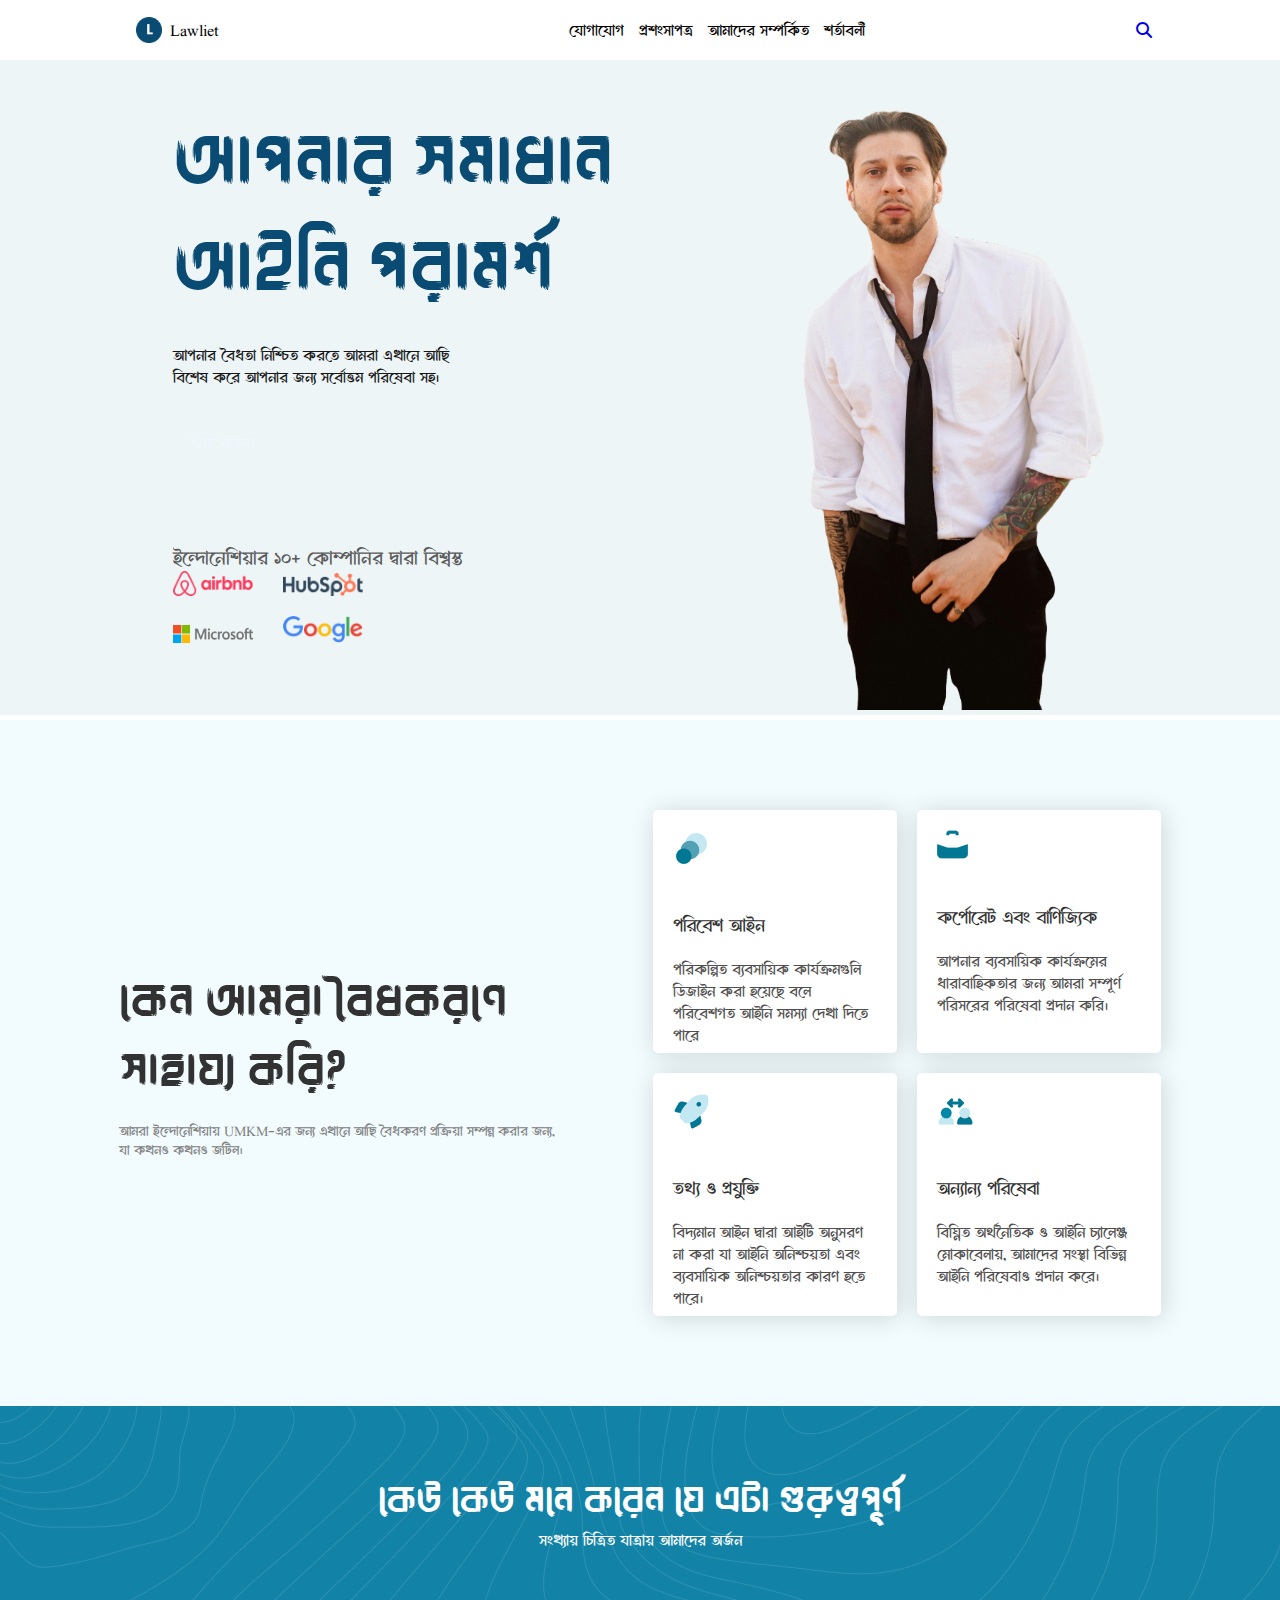
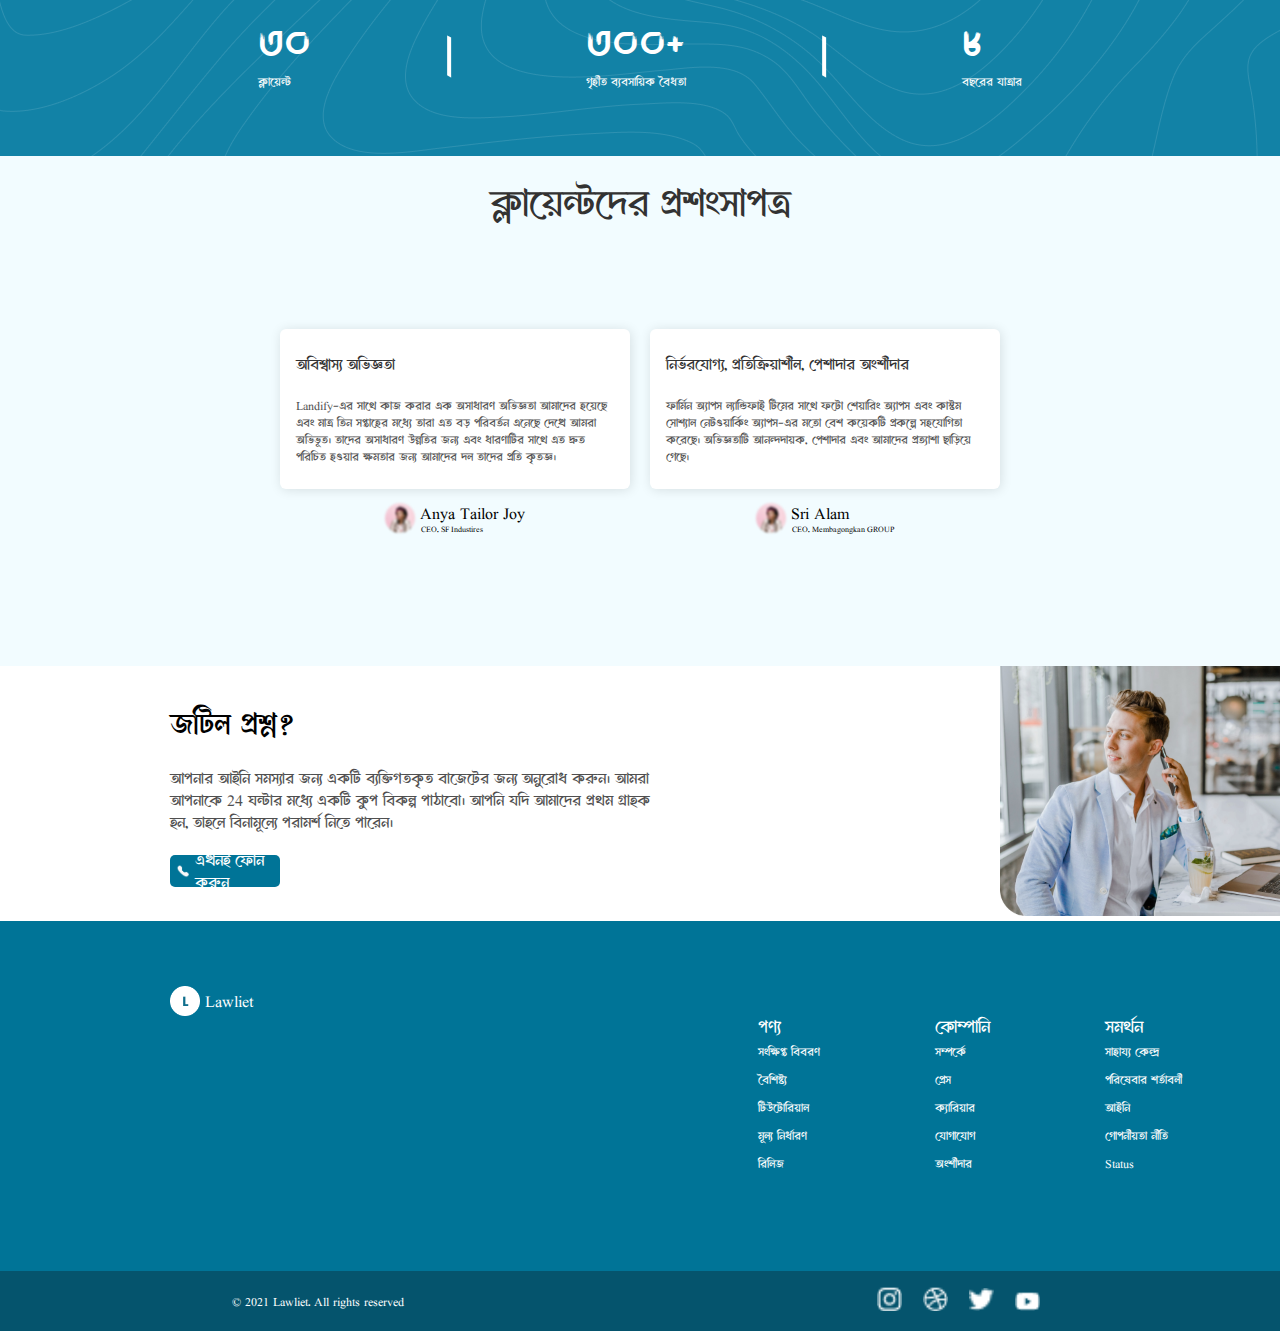
<file: HTML-CSS/Build_Bangla_website/index.html>
<!DOCTYPE html>
<html lang="en">

<head>
    <meta charset="UTF-8">
    <meta name="viewport" content="width=device-width, initial-scale=1.0">
    <!-- poppins font -->

    <!-- other font -->
    <!-- FontAwesome -->
    <link rel="stylesheet" href="https://cdnjs.cloudflare.com/ajax/libs/font-awesome/6.7.2/css/all.min.css"
        integrity="sha512-Evv84Mr4kqVGRNSgIGL/F/aIDqQb7xQ2vcrdIwxfjThSH8CSR7PBEakCr51Ck+w+/U6swU2Im1vVX0SVk9ABhg=="
        crossorigin="anonymous" referrerpolicy="no-referrer" />
    <link rel="stylesheet" href="style.css">
    <title>Lawliet</title>
</head>

<body>
    <!-- Header section start -->
    <header class="header-area">
        <div class="logo">
            <img src="./image/Logo.png" alt="logo">
            <h4>Lawliet</h4>
        </div>
        <nav class="navber">
            <ul>
                <li><a href="#">যোগাযোগ</a></li>
                <li><a href="#">প্রশংসাপত্র</a></li>
                <li><a href="#">আমাদের সম্পর্কিত</a></li>
                <li><a href="#">শর্তাবলী</a></li>
            </ul>
        </nav>
        <div class="search-btn">
            <a href="#"><i class="fa-solid fa-magnifying-glass"></i></a>
        </div>
    </header>
    <!-- Header section end -->


    <!-- Hero section start -->
    <section class="hero-area">
        <div class="hero-text">
            <h1>আপনার সমাধান<br>
                আইনি পরামর্শ
            </h1><br>
            <p>
                আপনার বৈধতা নিশ্চিত করতে আমরা এখানে আছি <br>
                বিশেষ করে আপনার জন্য সর্বোত্তম পরিষেবা সহ।
            </p><br><br>
            <div class="hero-btn">
                <a href="#">শুরু করুন</a>
            </div>
            <div class="hero-companies">
                <p>ইন্দোনেশিয়ার ১০+ কোম্পানির দ্বারা বিশ্বস্ত</p>
                <div class="companies-1">
                    <img src="./image/Airbnb Logo.png" alt="">
                    <img src="./image/Hubspot Logo.png" alt="">
                </div>
                <div class="companies-2">
                    <img src="./image/Microsoft Logo.png" alt="Microsoft">
                    <img src="./image/Google Logo.png" alt="">

                </div>
            </div>

        </div>
        <div class="hero-img">
            <div class="hero-model">
                <img src="./image/mode2.png" alt="Model">
            </div>
        </div>
    </section>

    <!-- Hero section End -->

    <!-- Services  section -->
    <section class="services-area">
        <div class="service-container">
            <div class="service-heading">
                <h2>কেন আমরা বৈধকরণে<br>সাহায্য করি?</h2>
                <p>আমরা ইন্দোনেশিয়ায় UMKM-এর জন্য এখানে আছি বৈধকরণ প্রক্রিয়া সম্পন্ন করার জন্য, <br> যা কখনও কখনও
                    জটিল।
                </p>
            </div>
        </div>
        <div class="services">
            <div class="service service-1">
                <img src="./image/Circle Layer.png" alt="icon">
                <h3>পরিবেশ আইন</h3>
                <p>পরিকল্পিত ব্যবসায়িক কার্যক্রমগুলি ডিজাইন করা হয়েছে বলে পরিবেশগত আইনি সমস্যা দেখা দিতে পারে</p>

            </div>
            <div class="service service-2">
                <img src="./image/Vector.png" alt="icon">
                <h3>কর্পোরেট এবং বাণিজ্যিক</h3>
                <p>আপনার ব্যবসায়িক কার্যক্রমের ধারাবাহিকতার জন্য আমরা সম্পূর্ণ পরিসরের পরিষেবা প্রদান করি।</p>
            </div>
            <div class="service service-3">
                <img src="./image/Rocket.png" alt="icon">
                <h3>তথ্য ও প্রযুক্তি</h3>
                <p>বিদ্যমান আইন দ্বারা আইটি অনুসরণ না করা যা আইনি অনিশ্চয়তা এবং ব্যবসায়িক অনিশ্চয়তার কারণ হতে পারে।
                </p>

            </div>
            <div class="service service-4">
                <img src="./image/User Arrows.png" alt="icon">
                <h3>অন্যান্য পরিষেবা</h3>
                <p>বিঘ্নিত অর্থনৈতিক ও আইনি চ্যালেঞ্জ মোকাবেলায়, আমাদের সংস্থা বিভিন্ন আইনি পরিষেবাও প্রদান করে।</p>

            </div>
        </div>
        </div>
    </section>
    <!-- Services  section End -->

    <!-- counts section  -->
    <section class="count-area">
        <div class="count-heading">
            <h1>কেউ কেউ মনে করেন যে এটা গুরুত্বপূর্ণ</h1>
            <p>সংখ্যায় চিত্রিত যাত্রায় আমাদের অর্জন</p>
        </div> <br> <br> <br>
        <div class="cout-details">
            <div class="counts">
                <h2>৩০</h2>
                <p>ক্লায়েন্ট</p>
            </div>
            <div class="divider">|</div>
            <div class="counts">
                <h2>৩০০+</h2>
                <p>গৃহীত ব্যবসায়িক বৈধতা</p>
            </div>
            <div class="divider">|</div>
            <div class="counts">
                <h2>৮</h2>
                <p>বছরের যাত্রার </p>
            </div>
        </div>
    </section>
    <!-- counts section End  -->

    <!-- Testimonial section -->
    <section class="testimonial-area">
        <h1>ক্লায়েন্টদের প্রশংসাপত্র</h1>
        <div class="comments">
            <div class="reviews">
                <div class="comment">
                    <h2>অবিশ্বাস্য অভিজ্ঞতা</h2><br>
                    <p>Landify-এর সাথে কাজ করার এক অসাধারণ অভিজ্ঞতা আমাদের হয়েছে এবং মাত্র তিন সপ্তাহের মধ্যে তারা এত
                        বড় পরিবর্তন এনেছে দেখে আমরা অভিভূত। তাদের অসাধারণ উন্নতির জন্য এবং ধারণাটির সাথে এত দ্রুত
                        পরিচিত হওয়ার ক্ষমতার জন্য আমাদের দল তাদের প্রতি কৃতজ্ঞ।
                    </p>

                </div>
                <div class="review-person">
                    <div class="person"><img src="./image/Photo.png" alt="">
                        <h1>Anya Tailor Joy</h1>
                        <p>CEO, SF Industires</p>
                    </div>

                </div>

            </div>
            <div class="reviews">
                <div class="comment">
                    <h2>নির্ভরযোগ্য, প্রতিক্রিয়াশীল, পেশাদার অংশীদার</h2> <br>
                    <p>ফার্মিন অ্যাপস ল্যান্ডিফাই টিমের সাথে ফটো শেয়ারিং অ্যাপস
                        এবং
                        কাস্টম সোশ্যাল নেটওয়ার্কিং অ্যাপস-এর মতো বেশ কয়েকটি প্রকল্পে সহযোগিতা করেছে। অভিজ্ঞতাটি
                        আনন্দদায়ক, পেশাদার এবং আমাদের প্রত্যাশা ছাড়িয়ে গেছে।
                    </p>
                </div>
                <div class="review-person">
                    <div class="person"> <img src="./image/Photo.png" alt="">
                        <h1>Sri Alam</h1>
                        <p>CEO, Membagongkan GROUP</p>
                    </div>


                </div>
            </div>
        </div>
    </section>
    <!-- Testimonial section End -->


    <!-- Questions section -->
    <section class="questions-area">
        <div class="question-text">
            <h1>জটিল প্রশ্ন?</h1><br>
            <p>আপনার আইনি সমস্যার জন্য একটি ব্যক্তিগতকৃত বাজেটের জন্য অনুরোধ করুন। আমরা আপনাকে 24 ঘন্টার মধ্যে একটি কুপ
                বিকল্প পাঠাবো।
                আপনি যদি আমাদের প্রথম গ্রাহক হন, তাহলে বিনামূল্যে পরামর্শ নিতে পারেন।
            </p><br>
            <div class="call-btn">
                <img src="./image/Call.png" alt="call">
                <a href="#">এখনই ফোন করুন</a>
            </div>
        </div>
        <div class="question-img">
            <img src="./image/Group 30.png" alt="Image">
        </div>
    </section>

    <!-- Questions section End -->


    <!-- Footer section -->

    <footer class="footer-area">
        <div class="logo-f">
            <img src="./image/Logow.png" alt="logo">
            <h4>Lawliet</h4>
        </div>
        <div class="terms">
            <div class="product details">
                <h1>পণ্য</h1>
                <ul>
                    <li>সংক্ষিপ্ত বিবরণ</li>
                    <li>বৈশিষ্ট্য</li>
                    <li>টিউটোরিয়াল</li>
                    <li>মূল্য নির্ধারণ</li>
                    <li>রিলিজ</li>
                </ul>

            </div>
            <div class="company details">
                <h1>কোম্পানি</h1>
                <ul>
                    <li>সম্পর্কে</li>
                    <li>প্রেস</li>
                    <li>ক্যারিয়ার</li>
                    <li>যোগাযোগ</li>
                    <li>অংশীদার</li>
                </ul>

            </div>
            <div class="support details">
                <h1>সমর্থন</h1>
                <ul>
                    <li>সাহায্য কেন্দ্র</li>
                    <li>পরিষেবার শর্তাবলী</li>
                    <li>আইনি</li>
                    <li>গোপনীয়তা নীতি</li>
                    <li>Status</li>
                </ul>

            </div>
        </div>

    </footer>

    <!-- Footer section ENd -->
    <div class="connect">
        <div class="copyright">
            <p>&copy; 2021 Lawliet. All rights reserved</p>
        </div>
        <div class="social-icon">
            <ul>
                <li><a href=""><img src="./image/Path.png" alt=""></a></li>
                <li><a href=""><img src="./image/Path (1).png" alt=""></a></li>
                <li><a href=""><img src="./image/Path (3).png" alt=""></a></li>
                <li><a href=""><img src="./image/Path (4).png" alt=""></a></li>
            </ul>
        </div>
    </div>
    <!-- okc -->

</body>

</html>
</file>
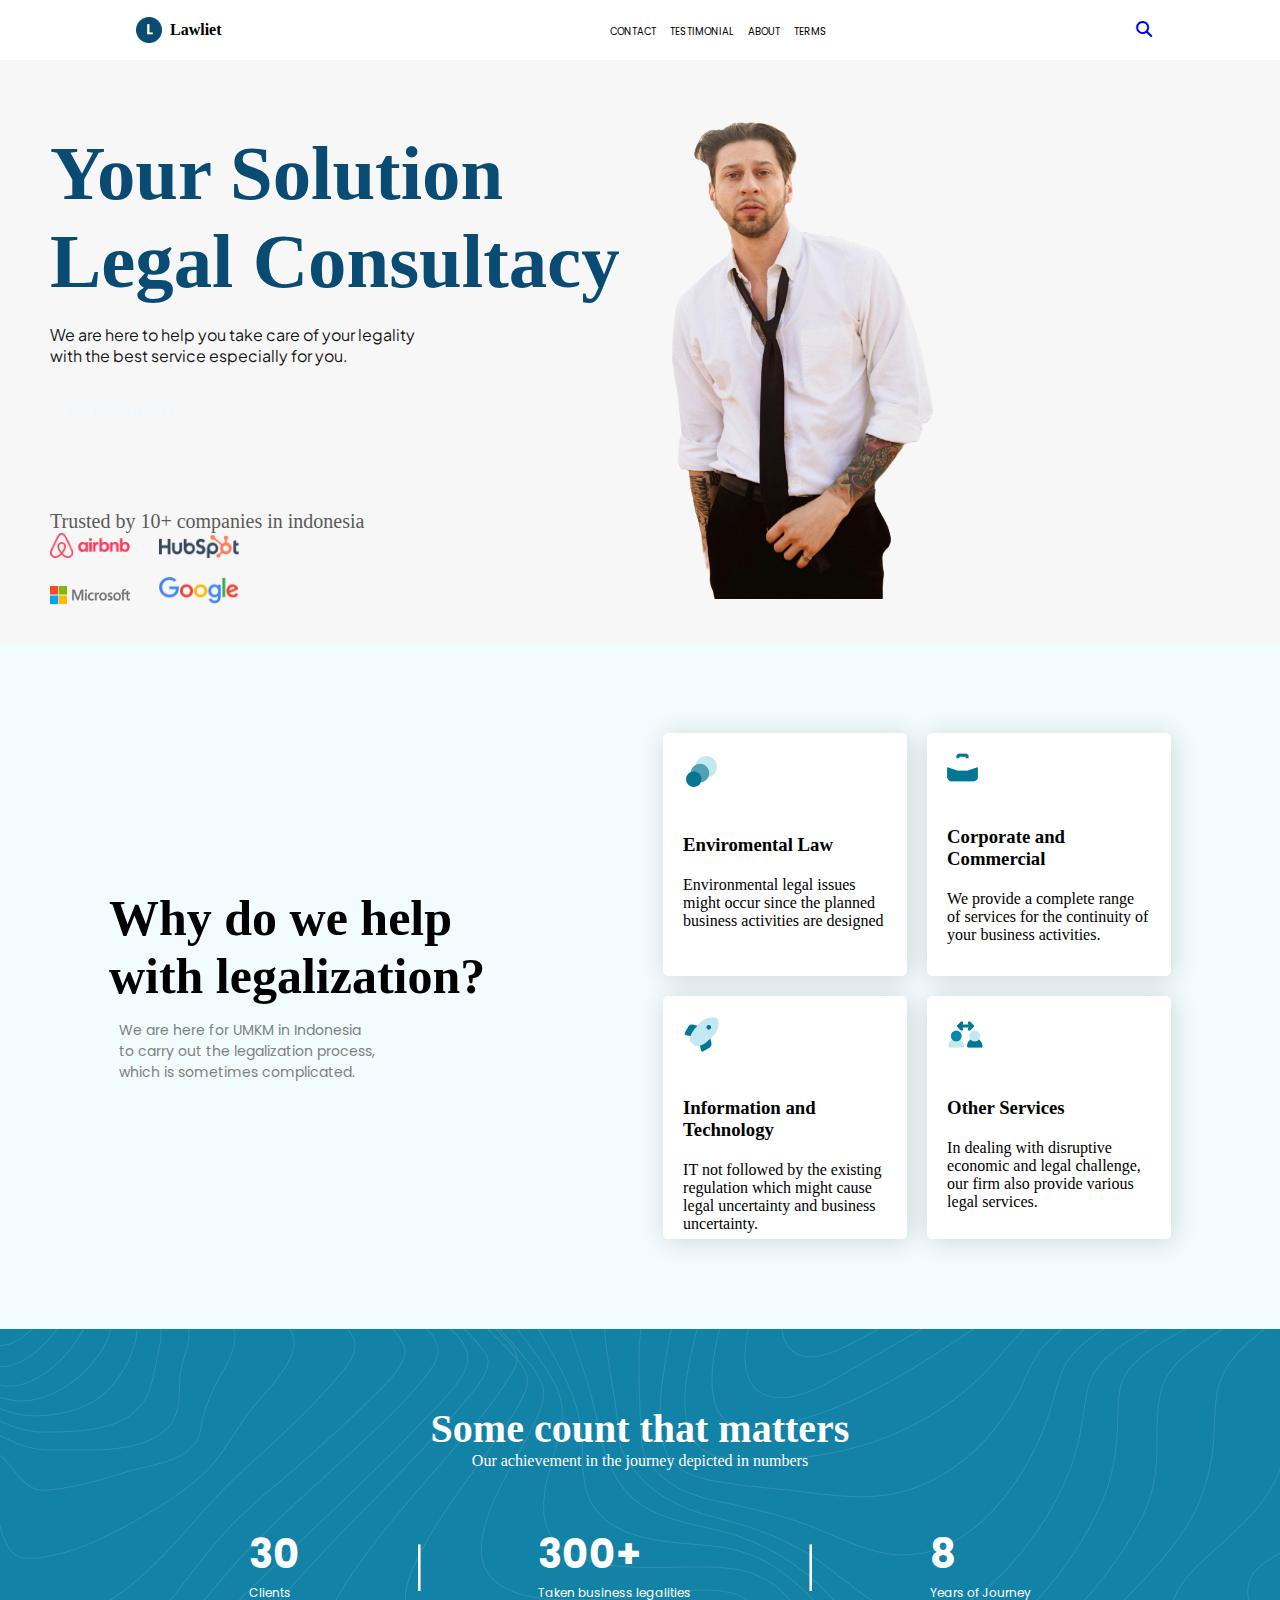
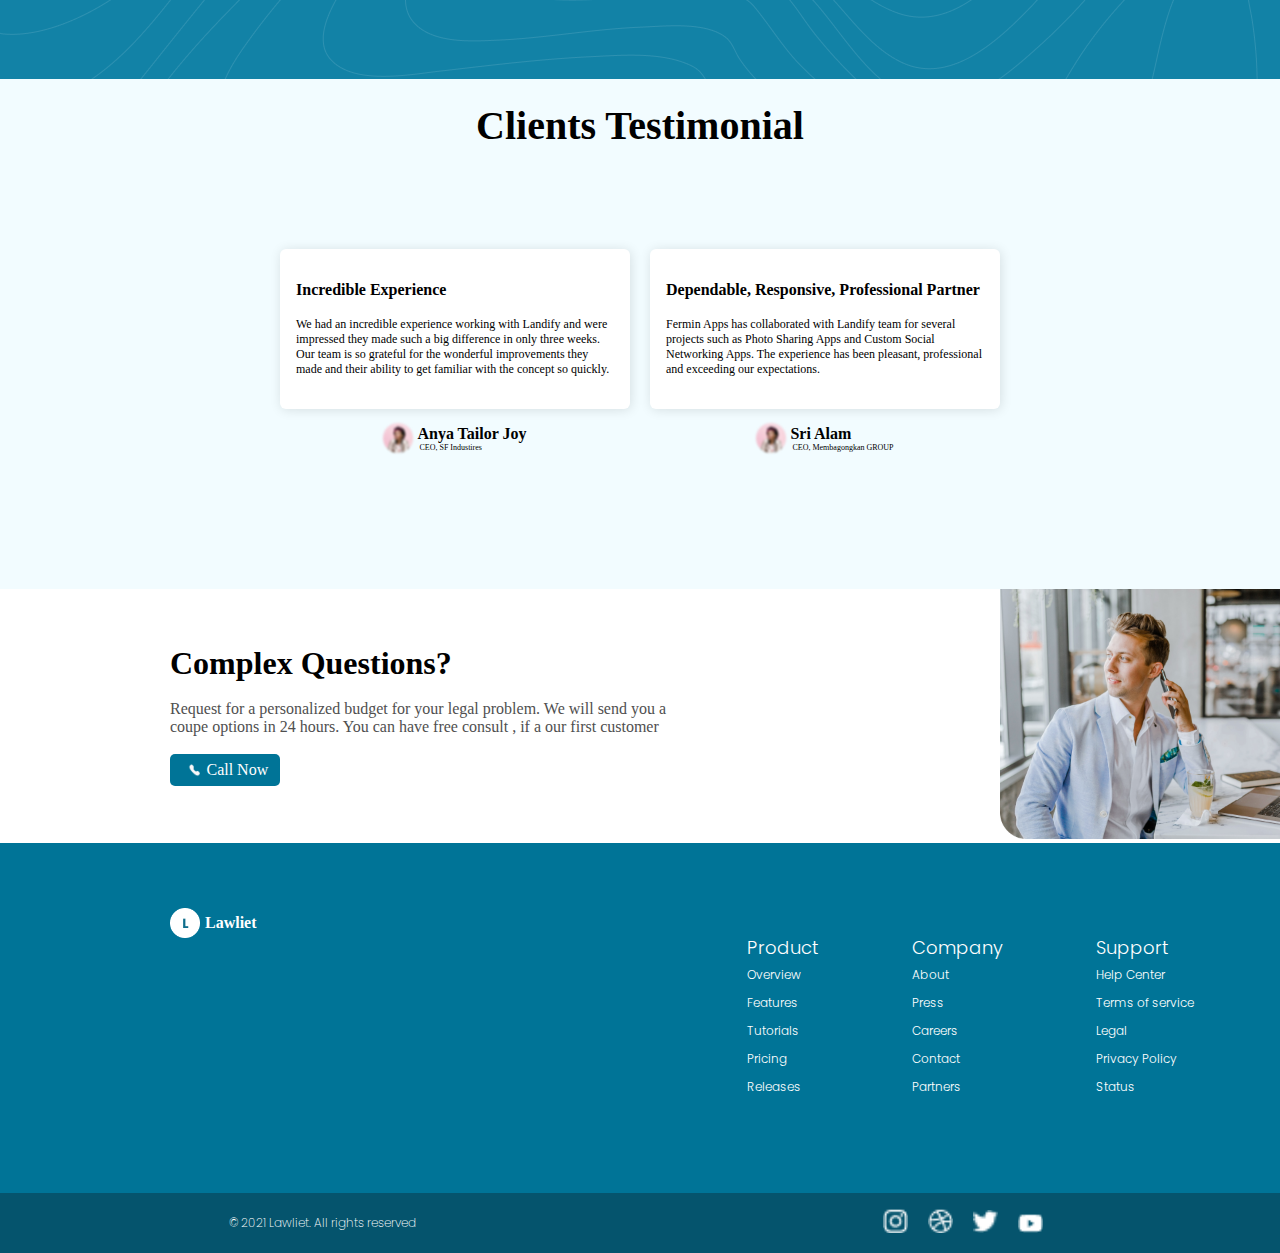
<file: HTML-CSS/Build_website_home_page/index.html>
<!DOCTYPE html>
<html lang="en">

<head>
    <meta charset="UTF-8">
    <meta name="viewport" content="width=device-width, initial-scale=1.0">
    <!-- poppins font -->
    <link rel="preconnect" href="https://fonts.googleapis.com">
    <link rel="preconnect" href="https://fonts.gstatic.com" crossorigin>

    <!-- other font -->
    <link rel="preconnect" href="https://fonts.googleapis.com">
    <link rel="preconnect" href="https://fonts.gstatic.com" crossorigin>
    <link
        href="https://fonts.googleapis.com/css2?family=Plus+Jakarta+Sans:ital,wght@0,200..800;1,200..800&family=Poppins:ital,wght@0,100;0,200;0,300;0,400;0,500;0,600;0,700;0,800;0,900;1,100;1,200;1,300;1,400;1,500;1,600;1,700;1,800;1,900&display=swap"
        rel="stylesheet">
    <link
        href="https://fonts.googleapis.com/css2?family=Poppins:ital,wght@0,100;0,200;0,300;0,400;0,500;0,600;0,700;0,800;0,900;1,100;1,200;1,300;1,400;1,500;1,600;1,700;1,800;1,900&display=swap"
        rel="stylesheet">
    <!-- FontAwesome -->
    <link rel="stylesheet" href="https://cdnjs.cloudflare.com/ajax/libs/font-awesome/6.7.2/css/all.min.css"
        integrity="sha512-Evv84Mr4kqVGRNSgIGL/F/aIDqQb7xQ2vcrdIwxfjThSH8CSR7PBEakCr51Ck+w+/U6swU2Im1vVX0SVk9ABhg=="
        crossorigin="anonymous" referrerpolicy="no-referrer" />
    <link rel="stylesheet" href="style.css">
    <title>Lawliet</title>
</head>

<body>
    <!-- Header section start -->
    <header class="header-area">
        <div class="logo">
            <img src="./image/Logo.png" alt="logo">
            <h4>Lawliet</h4>
        </div>
        <nav class="navber">
            <ul>
                <li><a href="#">CONTACT</a></li>
                <li><a href="#">TESTIMONIAL</a></li>
                <li><a href="#">ABOUT</a></li>
                <li><a href="#">TERMS</a></li>
            </ul>
        </nav>
        <div class="search-btn">
           <a href="#"><i class="fa-solid fa-magnifying-glass"></i></a>
        </div>
    </header>
    <!-- Header section end -->


    <!-- Hero section start -->
    <section class="hero-area">
        <div class="hero-text">
            <h1>Your Solution <br>
                Legal Consultacy
            </h1><br>
            <p>
                We are here to help you take care of your legality <br>
                with the best service especially for you.
            </p><br><br>
            <div class="hero-btn">
                <a href="#">GET STARTED</a>
            </div>
            <div class="hero-companies">
                <p>Trusted by 10+ companies in indonesia</p>
                <div class="companies-1">
                    <img src="./image/Airbnb Logo.png" alt="">
                    <img src="./image/Hubspot Logo.png" alt="">
                </div>
                <div class="companies-2">
                    <img src="./image/Microsoft Logo.png" alt="Microsoft">
                    <img src="./image/Google Logo.png" alt="">

                </div>
            </div>

        </div>
        <div class="hero-img">
            <div class="hero-model">
                <img src="./image/model2.png" alt="Model">
            </div>
        </div>
    </section>

    <!-- Hero section End -->

    <!-- Services  section -->
    <section class="services-area">
        <div class="service-container">
            <div class="service-heading">
                <h2>Why do we help <br>with legalization?</h2>
                <p>We are here for UMKM in Indonesia <br>to carry out the legalization process,<br> which is sometimes
                    complicated.
                </p>
            </div>
        </div>
        <div class="services">
            <div class="service service-1">
                <img src="./image/Circle Layer.png" alt="icon">
                <h3>Enviromental Law</h3>
                <p>Environmental legal issues might occur since the planned business activities are designed</p>

            </div>
            <div class="service service-2">
                <img src="./image/Vector.png" alt="icon">
                <h3>Corporate and Commercial</h3>
                <p>We provide a complete range of services for the continuity of your business activities.</p>
            </div>
            <div class="service service-3">
                <img src="./image/Rocket.png" alt="icon">
                <h3>Information and Technology</h3>
                <p>IT not followed by the existing regulation which might cause legal uncertainty and business
                    uncertainty.</p>

            </div>
            <div class="service service-4">
                <img src="./image/User Arrows.png" alt="icon">
                <h3>Other Services</h3>
                <p>In dealing with disruptive economic and legal challenge, our firm also provide various legal
                    services.</p>

            </div>
        </div>
        </div>
    </section> 
    <!-- Services  section End -->

    <!-- counts section  -->
    <section class="count-area">
        <div class="count-heading">
            <h1>Some count that matters</h1>
            <p>Our achievement in the journey depicted in numbers</p>
        </div> <br> <br> <br>
        <div class="cout-details">
            <div class="counts">
                <h2>30</h2>
                <p>Clients</p>
            </div>
            <div class="divider">|</div>
            <div class="counts">
                <h2>300+</h2>
                <p>Taken business legalities</p>
            </div>
            <div class="divider">|</div>
            <div class="counts">
                <h2>8</h2>
                <p>Years of Journey</p>
            </div>
        </div>
    </section>
    <!-- counts section End  -->

    <!-- Testimonial section -->
    <section class="testimonial-area">
        <h1>Clients Testimonial</h1>
        <div class="comments">
            <div class="reviews">
                <div class="comment">
                    <h2>Incredible Experience</h2><br>
                    <p>We had an incredible experience working with Landify and were impressed they made such a big
                        difference in only three weeks. Our team is so grateful for the wonderful improvements they made
                        and
                        their ability to get familiar with the concept so quickly.
                    </p>

                </div>
                <div class="review-person">
                    <div class="person"><img src="./image/Photo.png" alt="">
                        <h1>Anya Tailor Joy</h1>
                        <p>CEO, SF Industires</p>
                    </div>

                </div>

            </div>
            <div class="reviews">
                <div class="comment">
                    <h2>Dependable, Responsive, Professional Partner</h2> <br>
                    <p>Fermin Apps has collaborated with Landify team for several projects such as Photo Sharing Apps
                        and
                        Custom Social Networking Apps. The experience has been pleasant, professional and exceeding our
                        expectations.
                    </p>
                </div>
                <div class="review-person">
                    <div class="person"> <img src="./image/Photo.png" alt="">
                        <h1>Sri Alam</h1>
                        <p>CEO, Membagongkan GROUP</p>
                    </div>


                </div>
            </div>
        </div>
    </section>
    <!-- Testimonial section End -->


    <!-- Questions section -->
    <section class="questions-area">
        <div class="question-text">
            <h1>Complex Questions?</h1><br>
            <p>Request for a personalized budget for your legal problem. We will send you a coupe options in 24 hours.
                You can have free consult , if a our first customer
            </p><br>
            <div class="call-btn">
                <img src="./image/Call.png" alt="call">
                <a href="#">Call Now</a>
            </div>
        </div>
        <div class="question-img">
            <img src="./image/Group 30.png" alt="Image">
        </div>
    </section>

    <!-- Questions section End -->


    <!-- Footer section -->

    <footer class="footer-area">
        <div class="logo-f">
            <img src="./image/Logow.png" alt="logo">
            <h4>Lawliet</h4>
        </div>
        <div class="terms">
            <div class="product details">
                <h1>Product</h1>
                <ul>
                    <li>Overview</li>
                    <li>Features</li>
                    <li>Tutorials</li>
                    <li>Pricing</li>
                    <li>Releases</li>
                </ul>

            </div>
            <div class="company details">
                <h1>Company</h1>
                <ul>
                    <li>About</li>
                    <li>Press</li>
                    <li>Careers</li>
                    <li>Contact</li>
                    <li>Partners</li>
                </ul>

            </div>
            <div class="support details">
                <h1>Support</h1>
                <ul>
                    <li>Help Center</li>
                    <li>Terms of service</li>
                    <li>Legal</li>
                    <li>Privacy Policy</li>
                    <li>Status</li>
                </ul>

            </div>
        </div>

    </footer>

    <!-- Footer section ENd -->
    <div class="connect">
        <div class="copyright">
            <p>&copy; 2021 Lawliet. All rights reserved</p>
        </div>
        <div class="social-icon">
            <ul>
                <li><a href=""><img src="./image/Path.png" alt=""></a></li>
                <li><a href=""><img src="./image/Path (1).png" alt=""></a></li>
                <li><a href=""><img src="./image/Path (3).png" alt=""></a></li>
                <li><a href=""><img src="./image/Path (4).png" alt=""></a></li>
            </ul>
        </div>
    </div>
    <!-- okc -->

</body>

</html>
</file>
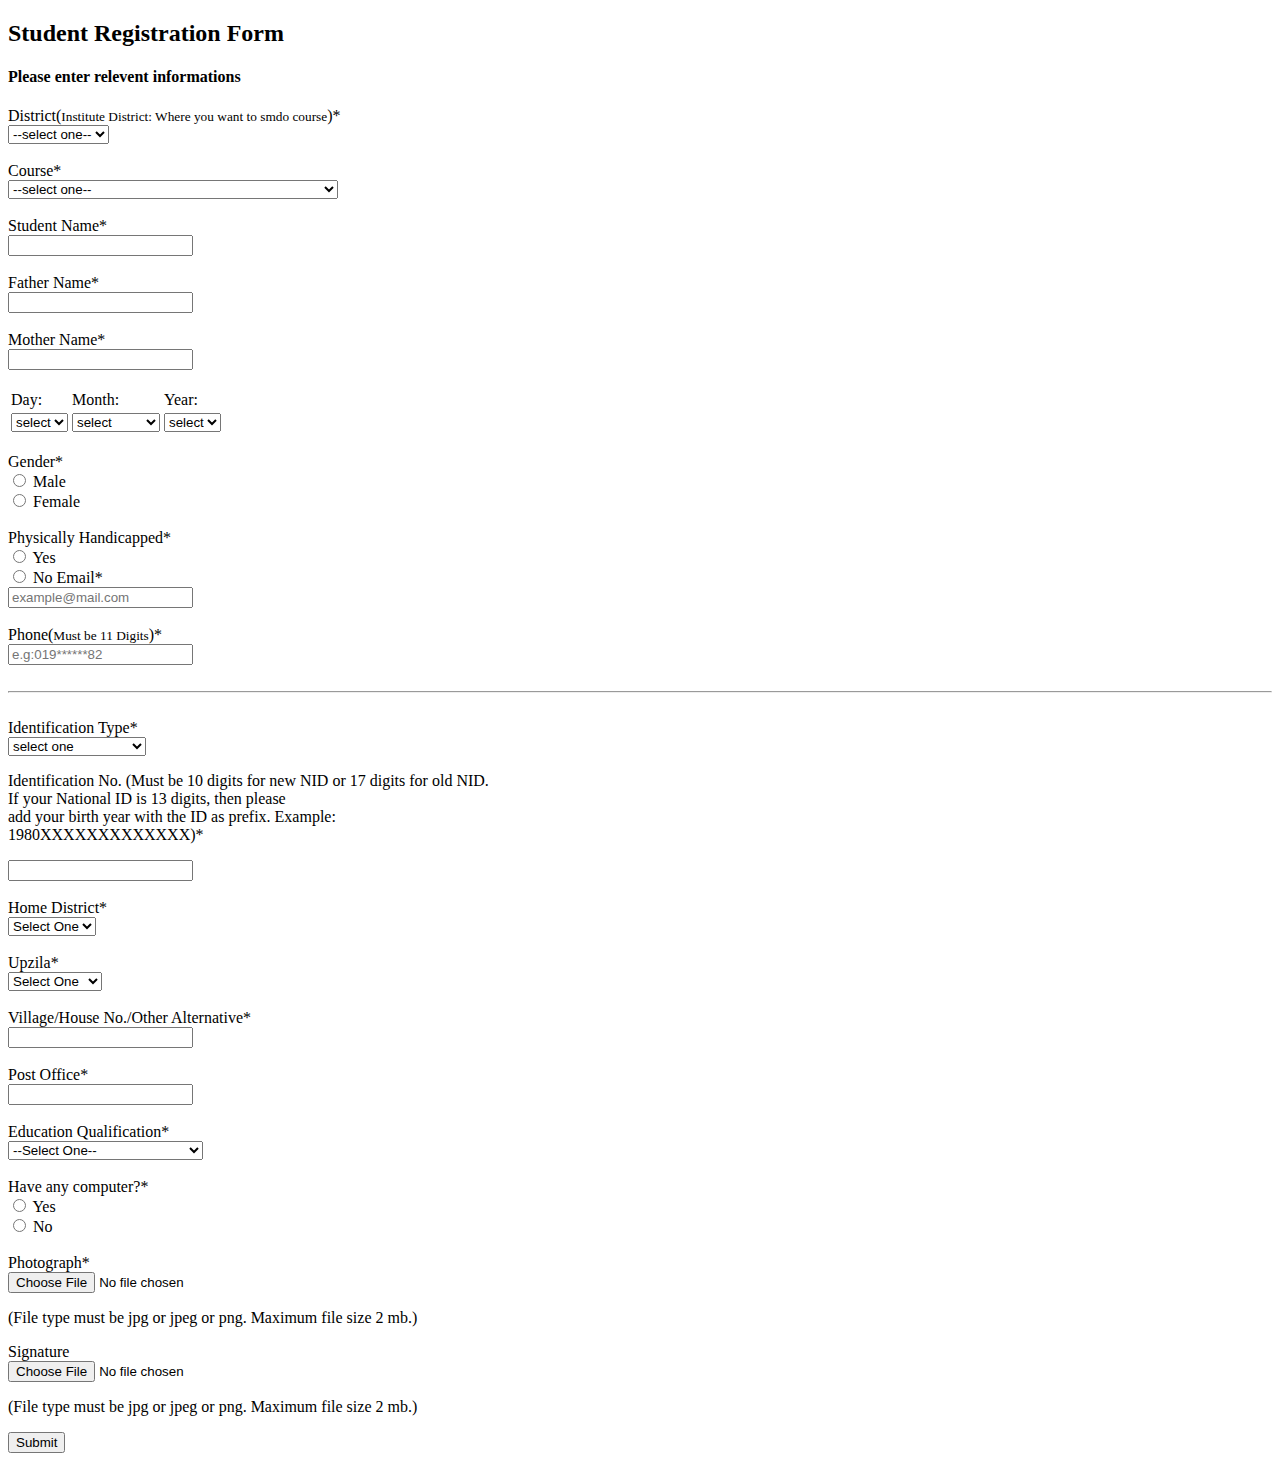
<file: HTML-CSS/Form/index.html>
<!DOCTYPE html>
<html lang="en">

<head>
    <meta charset="UTF-8">
    <meta name="viewport" content="width=device-width, initial-scale=1.0">
    <title>Table & Form</title>
</head>

<body>

    <h2>Student Registration Form</h2>
    <h4>Please enter relevent informations</h4>
    <form action="">
    
                <label for="dis">District(<small>Institute District: Where you want to smdo course</small>)*</label>
                <br>
                <select name="" id="dis">
                    <option value="" disabled selected>--select one--</option>
                    <option value="dhaka">Dhaka</option>
                    <option value="narayanganj">Narayanganj</option>
                    <option value="bogura">Bogura</option>
                    <option value="mymensing">Mymensing</option>
                    <option value="dhaka">Khulna</option>
                    <option value="dhaka">Jashore</option>
                </select>
                <br><br>
                <label for="course">Course*</label><br>
                <select name="" id="course">
                    <option value="" disabled selected>--select one--</option>
                    <option value="web">Web Design & Development - 2020(2020, February)</option>
                    <option value="graphics">Graphics Design - 2020(2020, February)</option>
                    <option value="digital">Digital Marketing - 2020(2020, February)</option>
                </select>
                <br><br>
                <label for="sn">Student Name*</label> <br>
                <input type="text" id="sn">
                <br><br>
                <label for="fn">Father Name*</label> <br>
                <input type="text" id="fn">
                <br><br>
                <label for="mn">Mother Name*</label><br>
                <input type="text" id="mn">
                <br>
                <br>
                <table>
                    <tr>
                        <td>Day:</td>
                        <td>Month:</td>
                        <td>Year:</td>
                    </tr>
                    <tr>
                        <td>
                            <select name="" id="day">
                                <option value="" selected disabled>select</option>
                                <option value="">1</option>
                                <option value="">2</option>
                                <option value="">3</option>
                                <option value="">4</option>
                                <option value="">5</option>
                                <option value="">6</option>
                                <option value="">7</option>
                                <option value="">8</option>
                                <option value="">9</option>
                                <option value="">10</option>
                                <option value="">11</option>
                                <option value="">12</option>
                                <option value="">13</option>
                                <option value="">14</option>
                                <option value="">15</option>
                                <option value="">16</option>
                                <option value="">17</option>
                                <option value="">18</option>
                                <option value="">19</option>
                                <option value="">20</option>
                                <option value="">21</option>
                                <option value="">22</option>
                                <option value="">23</option>
                                <option value="">24</option>
                                <option value="">25</option>
                                <option value="">26</option>
                                <option value="">27</option>
                                <option value="">28</option>
                                <option value="">29</option>
                                <option value="">30</option>
                                <option value="">31</option>
                            </select>
                        </td>
                        <td>
                            <select name="" id="day">
                                <option value="" selected disabled>select</option>
                                <option value="">January</option>
                                <option value="">February</option>
                                <option value="">March</option>
                                <option value="">April</option>
                                <option value="">May</option>
                                <option value="">June</option>
                                <option value="">July</option>
                                <option value="">August</option>
                                <option value="">September</option>
                                <option value="">October</option>
                                <option value="">November</option>
                                <option value="">December</option>

                            </select>
                        </td>


                        <td>
                            <select name="" id="day">
                                <option value="" selected disabled>select</option>
                                <option value="">1990</option>
                                <option value="">1991</option>
                                <option value="">1992</option>
                                <option value="">1993</option>
                                <option value="">1994</option>
                                <option value="">1995</option>
                                <option value="">1996</option>
                                <option value="">1997</option>
                                <option value="">1998</option>
                                <option value="">1999</option>
                                <option value="">2000</option>
                                <option value="">2001</option>
                                <option value="">2002</option>
                                <option value="">2003</option>
                                <option value="">2004</option>
                                <option value="">2005</option>
                                <option value="">2006</option>
                                <option value="">2007</option>
                                <option value="">2008</option>
                                <option value="">2009</option>

                            </select>
                        </td>
                    </tr>

                </table><br>

                <!-- <h4>Gender*</h4> -->
                <label for="">Gender*</label><br>
                <input type="radio" id="mg" name="gender">
                <label for="mg">Male</label><br>
                <input type="radio" id="fg" name="gender">
                <label for="fg">Female</label>
                <br><br>

                <label for="">Physically Handicapped*</label><br>
                <input type="radio" id="yes" name="phy">
                <label for="yes">Yes</label><br>
                <input type="radio" id="no" name="phy">
                <label for="no">No</label>


                <label for="email">Email*</label><br>
                <input type="email" id="email" placeholder="example@mail.com">
                <br><br>
                <label for="phone">Phone(<small>Must be 11 Digits</small>)*</label><br>
                <input type="number" id="phone" placeholder="e.g:019******82">
                <br><br>
                <hr><br>


                <label for="identi">Identification Type*</label> <br>
                <select name="" id="identi">
                    <option value="" selected disabled>select one</option>
                    <option value="">Birth Certificate No.</option>
                    <option value="">National ID</option>
                </select>
                <p>Identification No. (Must be 10 digits for new NID or 17 digits for old NID. <br>If your National ID
                    is 13 digits, then please <br> add your birth year with the ID as prefix. Example: <br>
                    1980XXXXXXXXXXXXX)*</p>
                <input type="text"><br><br>


                <label for="home">Home District*</label><br>
                <select name="" id="home">
                    <option value="" selected disabled>Select One</option>
                    <option value="">Dhaka</option>
                    <option value="">Khulna</option>
                    <option value="">Jashore</option>
                    <option value="">Jhinaidah</option>
                    <option value="">Shatkhira</option>
                </select>
                <br><br>
                <label for="home">Upzila*</label><br>
                <select name="" id="home">
                    <option value="" selected disabled>Select One</option>
                    <option value="">Monirampur</option>
                    <option value="">Khulna</option>
                    <option value="">Jashore</option>
                    <option value="">Jhinaidah</option>
                    <option value="">Shatkhira</option>
                </select><br><br>
                <label for="address">Village/House No./Other Alternative*</label><br>
                <input type="text" id="address"><br><br>
                <label for="post">Post Office*</label><br>
                <input type="text" name="" id="post"><br><br>
                <label for="edu">Education Qualification*</label><br>
                <select name="" id="edu">
                    <option value="" selected disabled>--Select One--</option>
                    <option value="">Higher Secondary/Equivalent</option>
                    <option value="">Bachelor</option>
                    <option value="">Master</option>
                    <option value="">Phd</option>
                </select><br><br>

                <label for="">Have any computer?*</label><br>
                <input type="radio" id="yes" name="com">
                <label for="yes">Yes</label><br>
                <input type="radio" id="no" name="com">
                <label for="no">No</label><br><br>

                <label for="photo">Photograph*</label><br>
                <input type="file" name="" id="photo">
                <p>(File type must be jpg or jpeg or png. Maximum file size 2 mb.)</p>

                <label for="sig">Signature</label><br>
                <input type="file" name="" id="sig">
                <p>(File type must be jpg or jpeg or png. Maximum file size 2 mb.)</p>

                <input type="submit" name="" id="">

            
    </form>
</body>

</html>
</file>
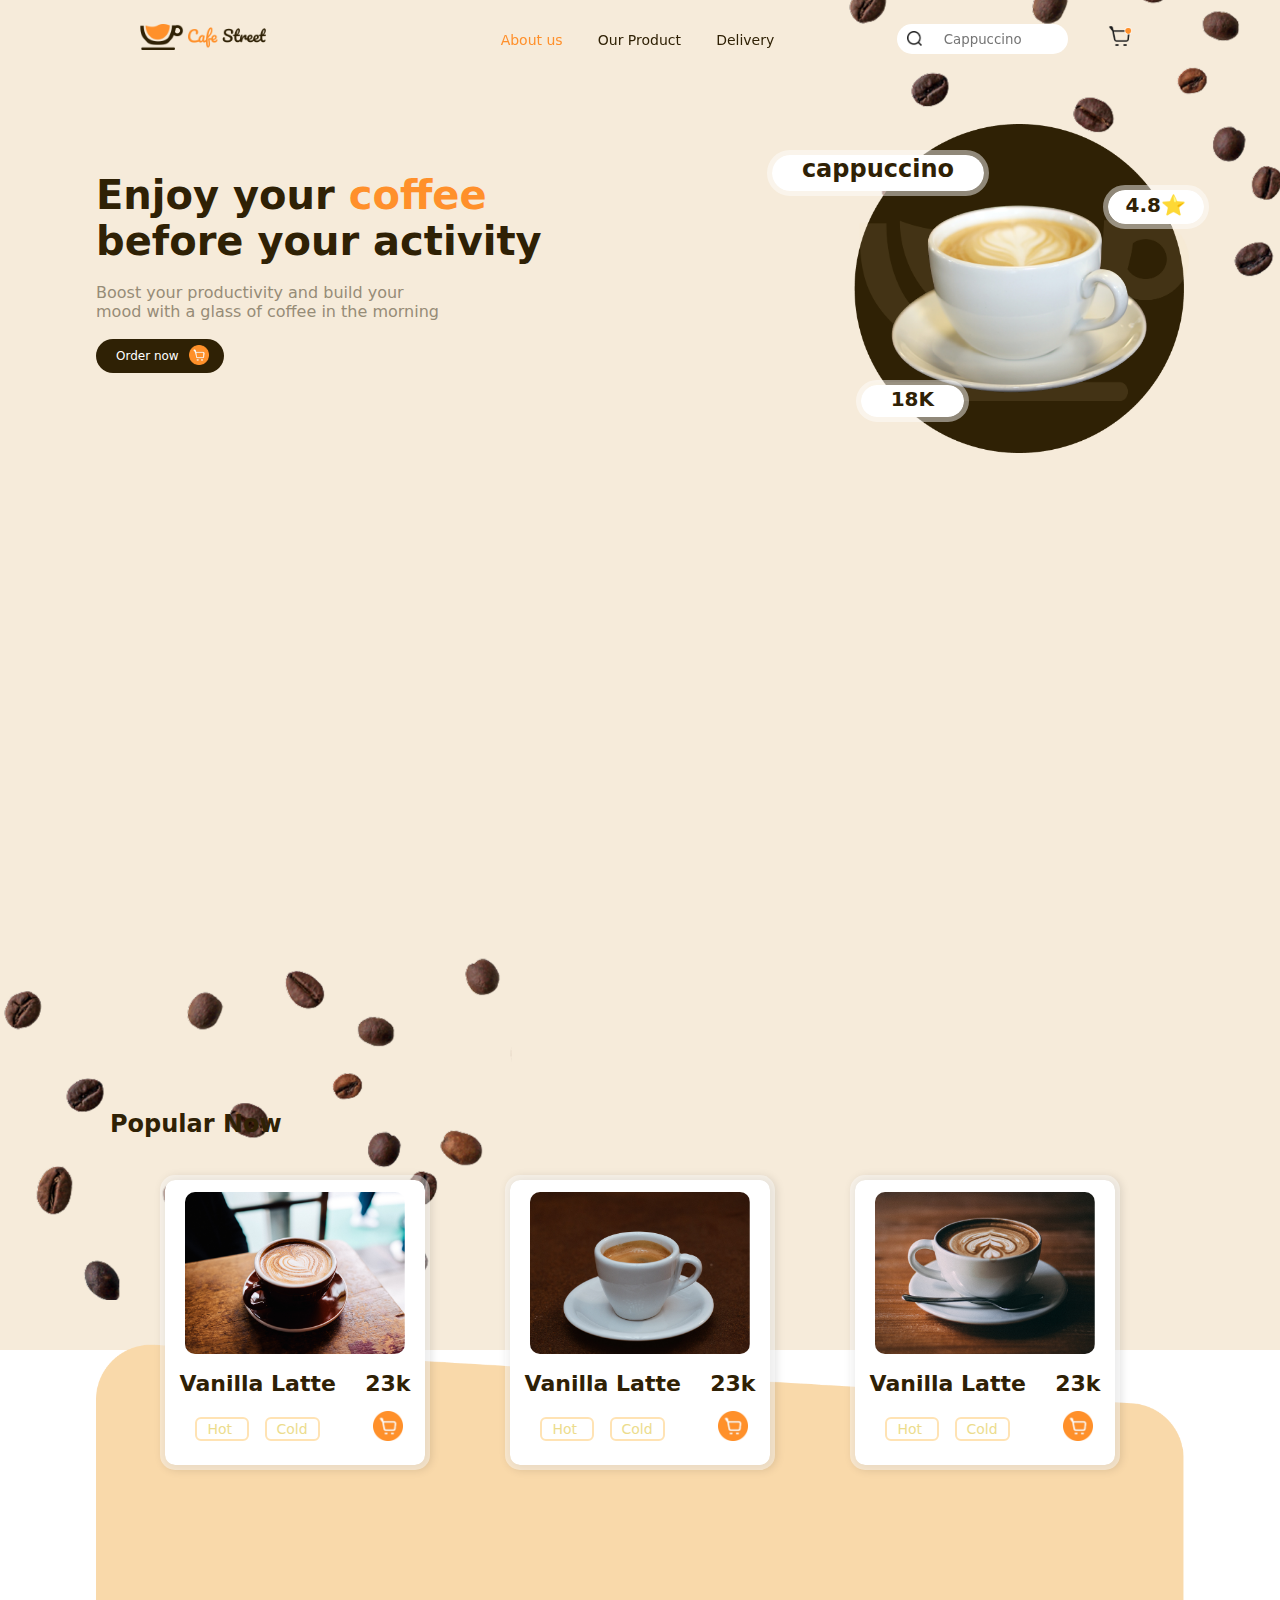
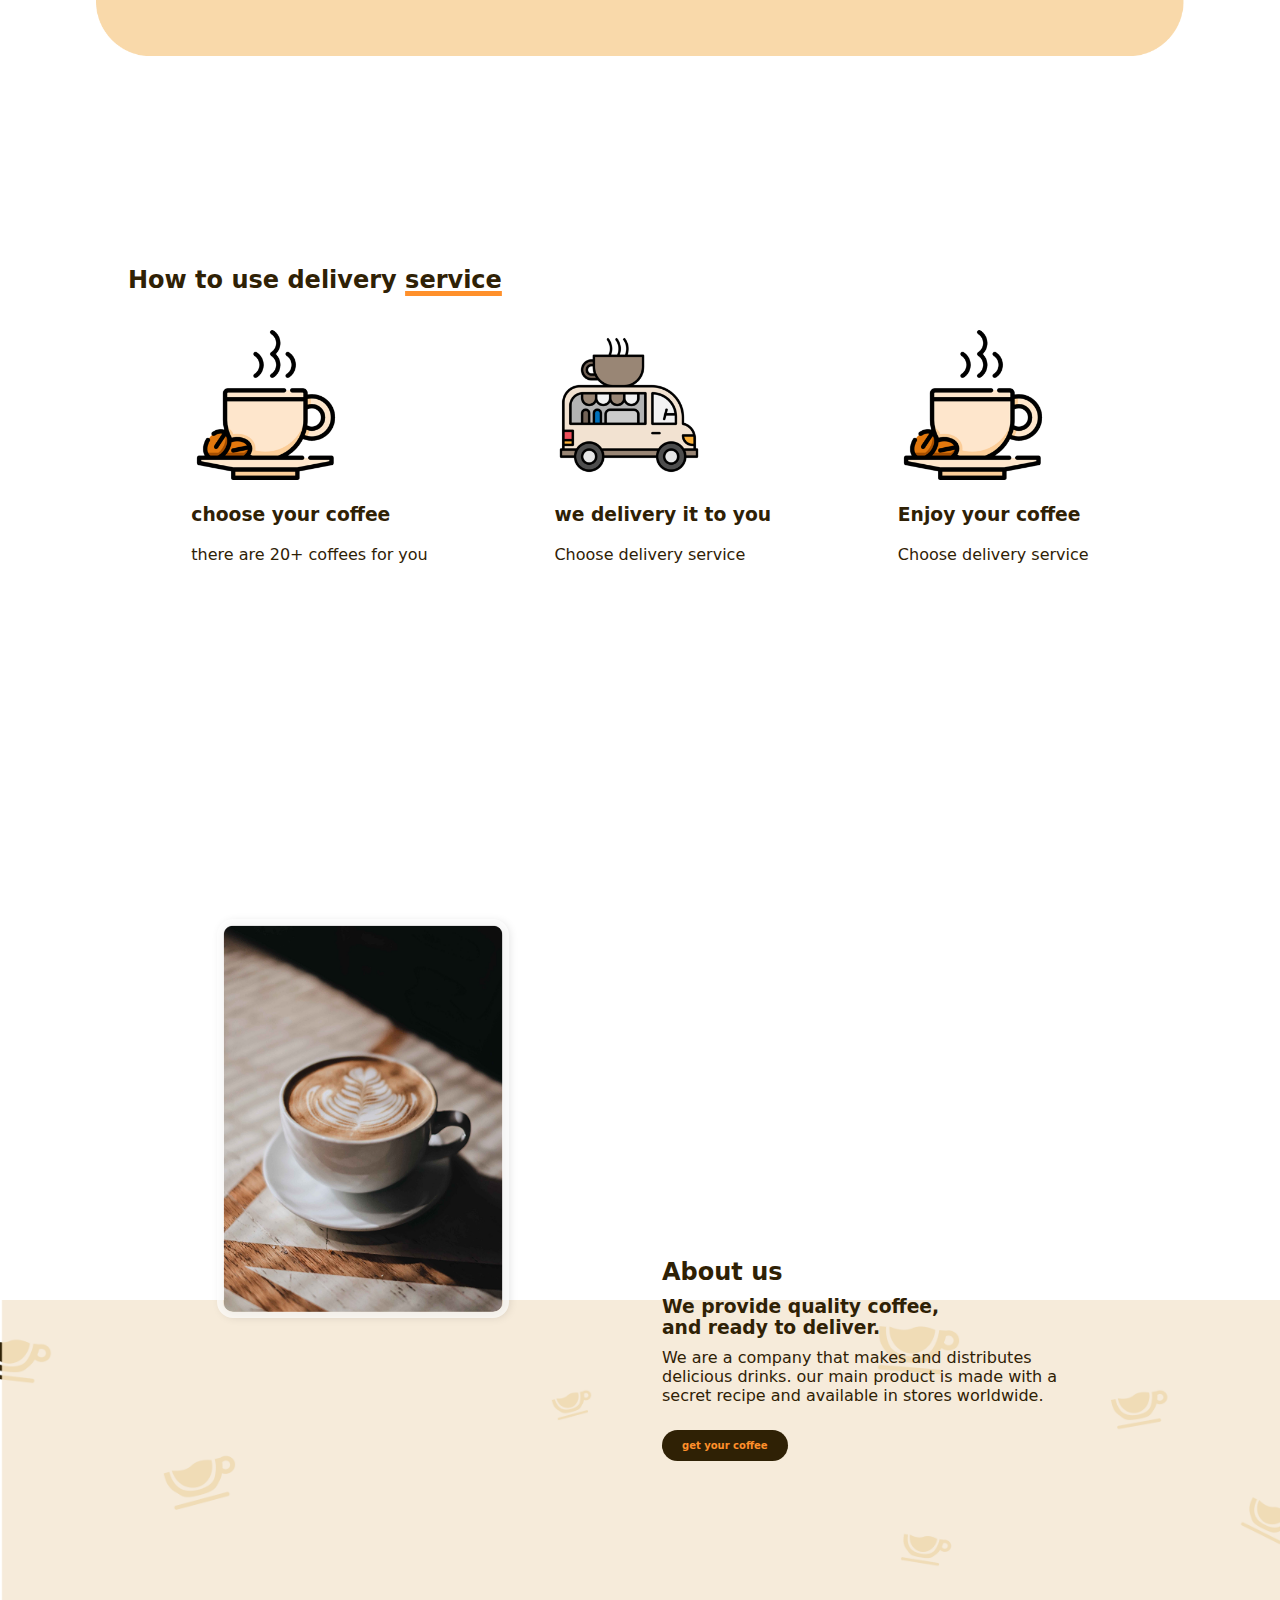
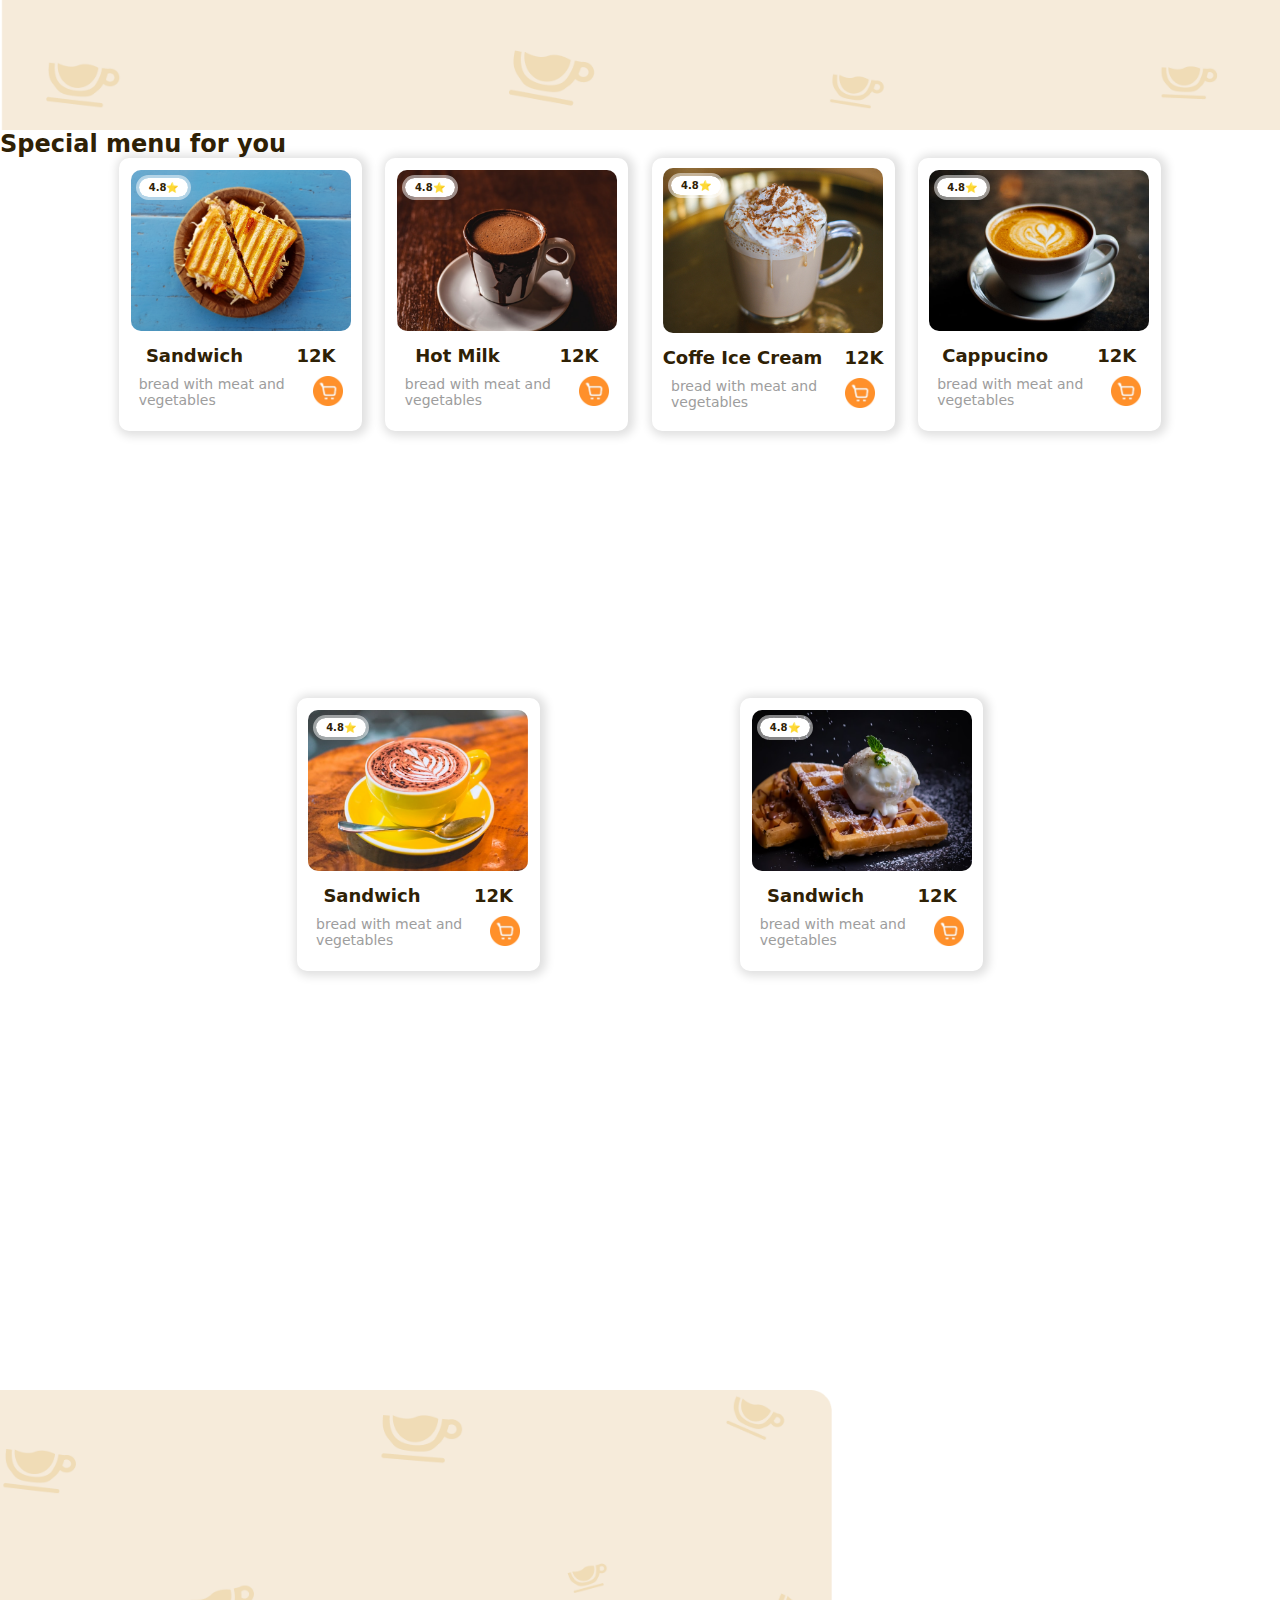
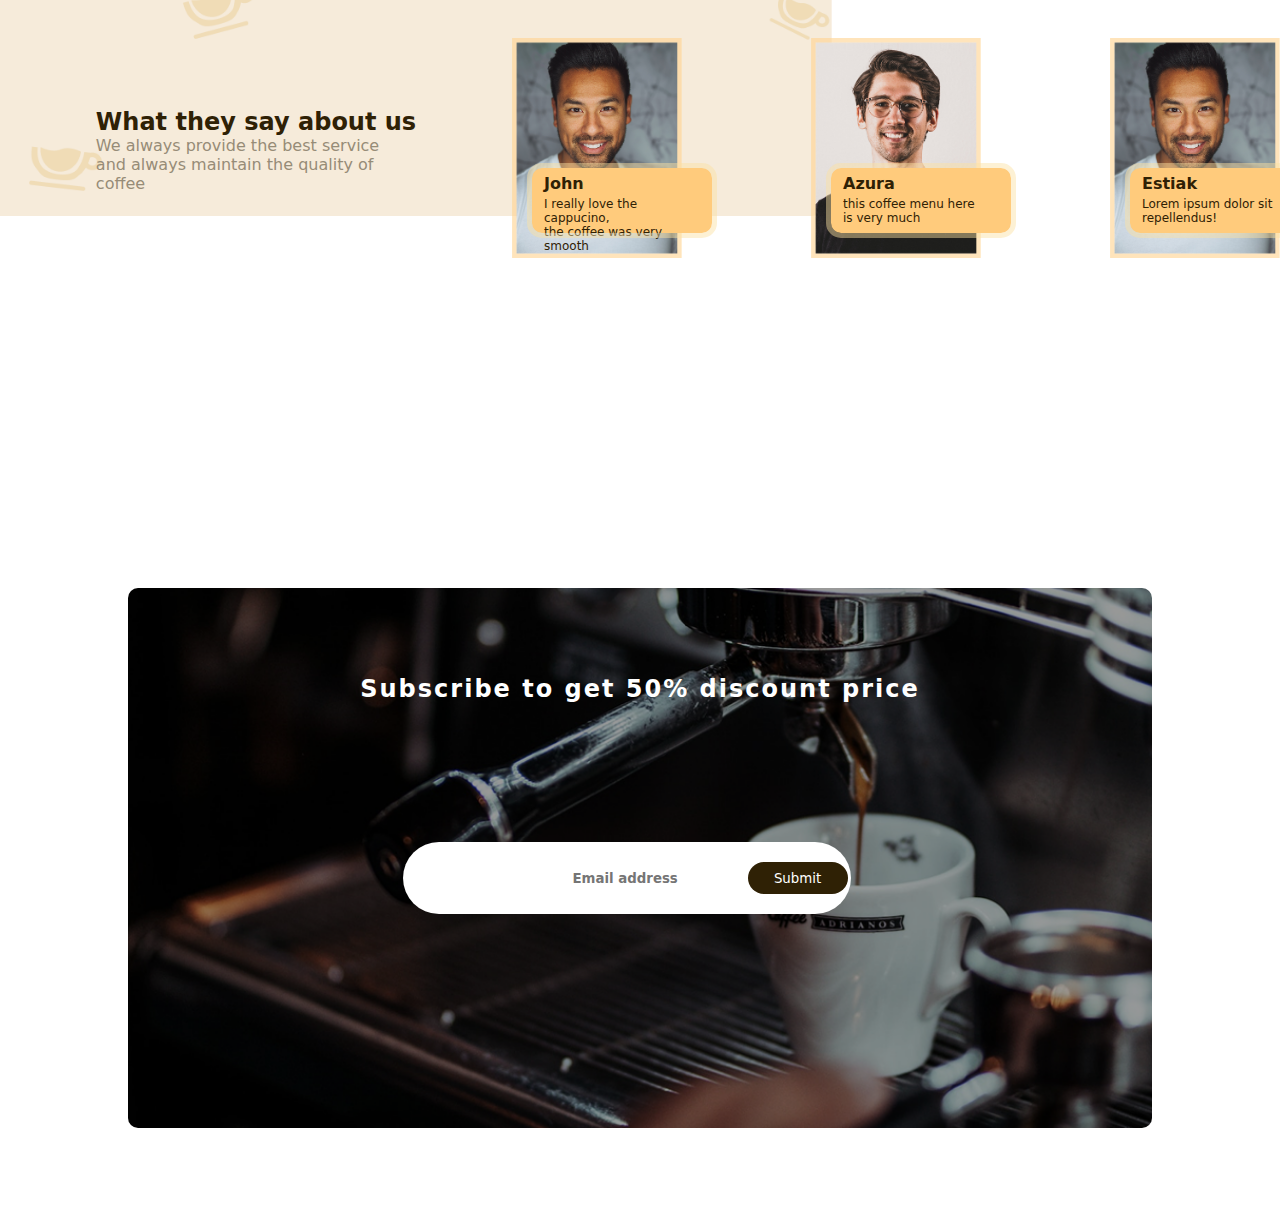
<file: HTML-CSS/project-3/index.html>
<!DOCTYPE html>
<html lang="en">

<head>
    <meta charset="UTF-8">
    <meta name="viewport" content="width=device-width, initial-scale=1.0">
    <link rel="stylesheet" href="style.css">
    <title>Cafe Street</title>
</head>

<body>
    <!-- Hero section -->
    <div class="hero-area">

        <header class="header">
            <div class="logo">
                <img src="./image/logo_coffe.png" alt="Coffe-Street" width="50px">
            </div>
            <nav class="navbar">
                <ul>
                    <li class="active"><a href="#">About us</a></li>
                    <li><a href="#">Our Product</a></li>
                    <li><a href="#">Delivery</a></li>
                </ul>
            </nav>
            <div class="search-and-cart">
                <div class="h-form-container">
                    <form action="" class="h-form">
                        <label for="search"><img src="./image/search-icon.png" alt="" width="15px"></label>
                        <input type="text" id="search" class="h-form-input" placeholder="Cappuccino">
                    </form>
                </div>
                <!-- <div class="search-option">
                    <img src="./image/search-icon.png" alt="search" width="30px">
                    <span>Cappuccino</span>
                </div> -->
                <div class="cart-option">
                    <img src="./image/cart-icon.png" alt="cart" width="30px">
                </div>
            </div>
        </header>
        <div class="hero-container">
            <div class="hero-text">
                <div class="hero-heading">
                    <h1>Enjoy your <mark>coffee</mark>
                        <br>before your activity
                    </h1>
                </div><br>
                <div class="hero-p">
                    <p>Boost your productivity and build your
                        <br>mood with a glass of coffee in the morning
                    </p>
                </div><br>
                <div class="hero-order-btn">
                    <ul>
                        <li>
                            <a href="#">Order now</a>
                        </li>
                        <li class="cart-sticker"><img src="./image/cart-sticker.png" alt="card" width="20px"></li>
                    </ul>
                </div>
            </div>
            <div class="hero-photo">
                <div class="hero-cup-all-layer hero-cup-bg">
                    <img src="./image/round-bg.png" alt="image" width="50px">
                </div>
                <div class="hero-cup-all-layer hero-cup-shadow">
                    <img src="./image/cup-shadow.png" alt="" width="50px">
                </div>
                <div class="hero-cup-all-layer hero-coffee-cup">
                    <img src="./image/coffee-cup-transparent.png" alt="coffee" width="40px">
                </div>
                <div class="hero-coffee-tag hero-coffee-cappuccino">
                    <h3>cappuccino</h3>
                </div>
                <div class="hero-coffee-tag hero-coffee-sell-18k">
                    <h3>18K</h3>
                </div>
                <div class="hero-coffee-tag hero-coffee-rating">
                    <h3>4.8⭐</h3>
                </div>
            </div>
        </div><br>

        <!-- Hero section END -->
    </div>
    <!-- popular coffee section -->
    <div class="popular-product-section">
        <div class="p-product-title">
            <h2>Popular Now</h2>
        </div>
        <div class="popular-coffee-card">
            <div class="p-coffee-inner-element">
                <div class="popular-coffee-photo">
                    <img src="./image/popular-2.png" alt="" width="200px">
                </div>
                <div class="popular-coffee-title">
                    <div class="p-coffee-name">
                        <h2>Vanilla Latte</h2>
                    </div>
                    <div class="p-coffee-rate">
                        <h2>23k</h2>
                    </div>
                </div>
                <div class="popular-coffee-tag">
                    <div class="tag">
                        <a href="">Hot </a>
                        <a href="">Cold</a>
                    </div>
                    <div class="cart">
                        <a href="#"><img src="./image/cart-sticker.png" alt="" width="30px"></a>
                    </div>
                </div>
            </div>
            <div class="p-coffee-inner-element">
                <div class="popular-coffee-photo">
                    <img src="./image/popular.png" alt="" width="200px">
                </div>
                <div class="popular-coffee-title">
                    <div class="p-coffee-name">
                        <h2>Vanilla Latte</h2>
                    </div>
                    <div class="p-coffee-rate">
                        <h2>23k</h2>
                    </div>
                </div>
                <div class="popular-coffee-tag">
                    <div class="tag">
                        <a href="">Hot </a>
                        <a href="">Cold</a>
                    </div>
                    <div class="cart">
                        <a href="#"><img src="./image/cart-sticker.png" alt="" width="30px"></a>
                    </div>
                </div>
            </div>
            <div class="p-coffee-inner-element">
                <div class="popular-coffee-photo">
                    <img src="./image/popular-1.png" alt="" width="200px">
                </div>
                <div class="popular-coffee-title">
                    <div class="p-coffee-name">
                        <h2>Vanilla Latte</h2>
                    </div>
                    <div class="p-coffee-rate">
                        <h2>23k</h2>
                    </div>
                </div>
                <div class="popular-coffee-tag">
                    <div class="tag">
                        <a href="">Hot </a>
                        <a href="">Cold</a>
                    </div>
                    <div class="cart">
                        <a href="#"><img src="./image/cart-sticker.png" alt="" width="30px"></a>
                    </div>
                </div>
            </div>
        </div>
    </div>
    <!-- popular coffee section END -->

    <!-- My Service Section -->
    <div class="service-area">
        <h2>How to use delivery <mark>service</mark></h2>
        <div class="service-container">
            <div class="choose-coffee">
                <img src="./image/coffee-cup-sticker.png" alt="order" width="150px">
                <h3>choose your coffee</h3>
                <p>there are 20+ coffees for you</p>
            </div>
            <div class="coffee-delivery">
                <img src="./image/food-truck 1.png" alt="delivery" width="150px">
                <h3>we delivery it to you</h3>
                <p>Choose delivery service</p>
            </div>
            <div class="enjoy-coffee">
                <img src="./image/coffee-cup-sticker.png" alt="recived" width="150px">
                <h3>Enjoy your coffee</h3>
                <p>Choose delivery service</p>
            </div>
        </div>
    </div>
    <!-- My Service Section END-->

    <!-- About Us Section -->
    <div class="about-us-area">
        <div class="about-container">
            <div class="about-photo">
                <img src="./image/coffe-photo-1.png" alt="coffee" width="250px">
            </div>
            <div class="about-text">
                <h2>About us</h2>
                <h3>We provide quality coffee, <br>and ready to deliver.</h3>
                <p>We are a company that makes and distributes <br>delicious drinks. our main product is made with a
                    <br>secret recipe and available in stores worldwide.
                </p><br>
                <div class="about-btn">
                    <a href="#">get your coffee</a>
                </div>
            </div>
        </div>
    </div>
    <!-- About Us Section END -->

    <!-- Special Menu Section-->
    <div class="menu-area">
        <h2>Special menu for you</h2>
        <div class="menu-container">
            <div class="menu-card">
                <div class="menu-card-inner">
                    <div class="food">
                        <img src="./image/fastfood.png" alt="food" width="220px">
                        <div class="menu-rate">
                            <h4>4.8⭐</h4>
                        </div>
                    </div>
                    <div class="m-food-title">
                        <div class="m-food-name">
                            <h2>Sandwich</h2>
                        </div>
                        <div class="m-food-selling-cout">
                            <h2>12K</h2>
                        </div>
                    </div>
                    <div class="m-food-lower-title">
                        <div class="m-food-caption">
                            <p>bread with meat and <br>vegetables</p>
                        </div>
                        <div class="m-food-cart">
                            <img src="./image/cart-sticker.png" alt="cart" width="30px">
                        </div>
                    </div>
                </div>
            </div>
            <div class="menu-card">
                <div class="menu-card-inner">
                    <div class="food">
                        <img src="./image/coffee-photo-6.png" alt="food" width="220px">
                        <div class="menu-rate">
                            <h4>4.8⭐</h4>
                        </div>
                    </div>
                    <div class="m-food-title">
                        <div class="m-food-name">
                            <h2>Hot Milk</h2>
                        </div>
                        <div class="m-food-selling-cout">
                            <h2>12K</h2>
                        </div>
                    </div>
                    <div class="m-food-lower-title">
                        <div class="m-food-caption">
                            <p>bread with meat and <br>vegetables</p>
                        </div>
                        <div class="m-food-cart">
                            <img src="./image/cart-sticker.png" alt="cart" width="30px">
                        </div>
                    </div>
                </div>
            </div>
            <div class="menu-card">
                <div class="menu-card-inner">
                    <div class="food">
                        <img src="./image/coffe-photo-2.png" alt="food" width="220px">
                        <div class="menu-rate">
                            <h4>4.8⭐</h4>
                        </div>
                    </div>
                    <div class="m-food-title">
                        <div class="m-food-name">
                            <h2>Coffe Ice Cream</h2>
                        </div>
                        <div class="m-food-selling-cout">
                            <h2>12K</h2>
                        </div>
                    </div>
                    <div class="m-food-lower-title">
                        <div class="m-food-caption">
                            <p>bread with meat and <br>vegetables</p>
                        </div>
                        <div class="m-food-cart">
                            <img src="./image/cart-sticker.png" alt="cart" width="30px">
                        </div>
                    </div>
                </div>
            </div>
            <div class="menu-card">
                <div class="menu-card-inner">
                    <div class="food">
                        <img src="./image/coffee-photo-5.png" alt="food" width="220px">
                        <div class="menu-rate">
                            <h4>4.8⭐</h4>
                        </div>
                    </div>
                    <div class="m-food-title">
                        <div class="m-food-name">
                            <h2>Cappucino</h2>
                        </div>
                        <div class="m-food-selling-cout">
                            <h2>12K</h2>
                        </div>
                    </div>
                    <div class="m-food-lower-title">
                        <div class="m-food-caption">
                            <p>bread with meat and <br>vegetables</p>
                        </div>
                        <div class="m-food-cart">
                            <img src="./image/cart-sticker.png" alt="cart" width="30px">
                        </div>
                    </div>
                </div>
            </div>
            <div class="menu-card">
                <div class="menu-card-inner">
                    <div class="food">
                        <img src="./image/coffee-photo-4.png" alt="food" width="220px">
                        <div class="menu-rate">
                            <h4>4.8⭐</h4>
                        </div>
                    </div>
                    <div class="m-food-title">
                        <div class="m-food-name">
                            <h2>Sandwich</h2>
                        </div>
                        <div class="m-food-selling-cout">
                            <h2>12K</h2>
                        </div>
                    </div>
                    <div class="m-food-lower-title">
                        <div class="m-food-caption">
                            <p>bread with meat and <br>vegetables</p>
                        </div>
                        <div class="m-food-cart">
                            <img src="./image/cart-sticker.png" alt="cart" width="30px">
                        </div>
                    </div>
                </div>
            </div>
            <div class="menu-card">
                <div class="menu-card-inner">
                    <div class="food">
                        <img src="./image/fastfood-2.png" alt="food" width="220px">
                        <div class="menu-rate">
                            <h4>4.8⭐</h4>
                        </div>
                    </div>
                    <div class="m-food-title">
                        <div class="m-food-name">
                            <h2>Sandwich</h2>
                        </div>
                        <div class="m-food-selling-cout">
                            <h2>12K</h2>
                        </div>
                    </div>
                    <div class="m-food-lower-title">
                        <div class="m-food-caption">
                            <p>bread with meat and <br>vegetables</p>
                        </div>
                        <div class="m-food-cart">
                            <img src="./image/cart-sticker.png" alt="cart" width="30px">
                        </div>
                    </div>
                </div>
            </div>
        </div>
    </div>
    <!-- Special Menu Section END -->

    <!-- Testimonial section -->
    <div class="testimonial-area">
        <div class="testimonial-container">
            <div class="testimonial-text">
                <h2>What they say about us</h2>
                <p>We always provide the best service <br>and always maintain the quality of <br>coffee</p>
            </div>
            <div class="testimonial-client">
                <div class="client">
                    <img src="./image/testimonial-client.png" alt="review" width="150px">
                    <div class="client-review client-1">
                        <h4>John</h4>
                        <p>I really love the cappucino, <br>the coffee was very smooth </p>
                    </div>
                </div>

                <div class="client">
                    <img src="./image/testimonial-client-2.png" alt="review" width="150px">
                    <div class="client-review client-2">
                        <h4>Azura</h4>
                        <p>this coffee menu here <br>is very much</p>
                    </div>
                </div>
                <div class="client">
                    <img src="./image/testimonial-client.png" alt="review" width="150px">
                    <div class="client-review client-3">
                        <h4>Estiak</h4>
                        <p>Lorem ipsum dolor sit <br>repellendus!</p>
                    </div>
                </div>
            </div>
        </div>
    </div>
    <!-- Testimonial section END -->

    <!-- Subscribe Newslatter Section -->
    <div class="newslatter-area">
        <div class="newslatter-container">
            <h2>Subscribe to get 50% discount price</h2>
            <div class="form-container">
                <form action="" class="form">
                    <input type="email" placeholder="Email address " class="email-input">
                    <input type="submit" class="submit-bnt">
                </form>
            </div>
        </div>
    </div>
    <!-- Subscribe Newslatter Section END -->

</body>

</html>
</file>
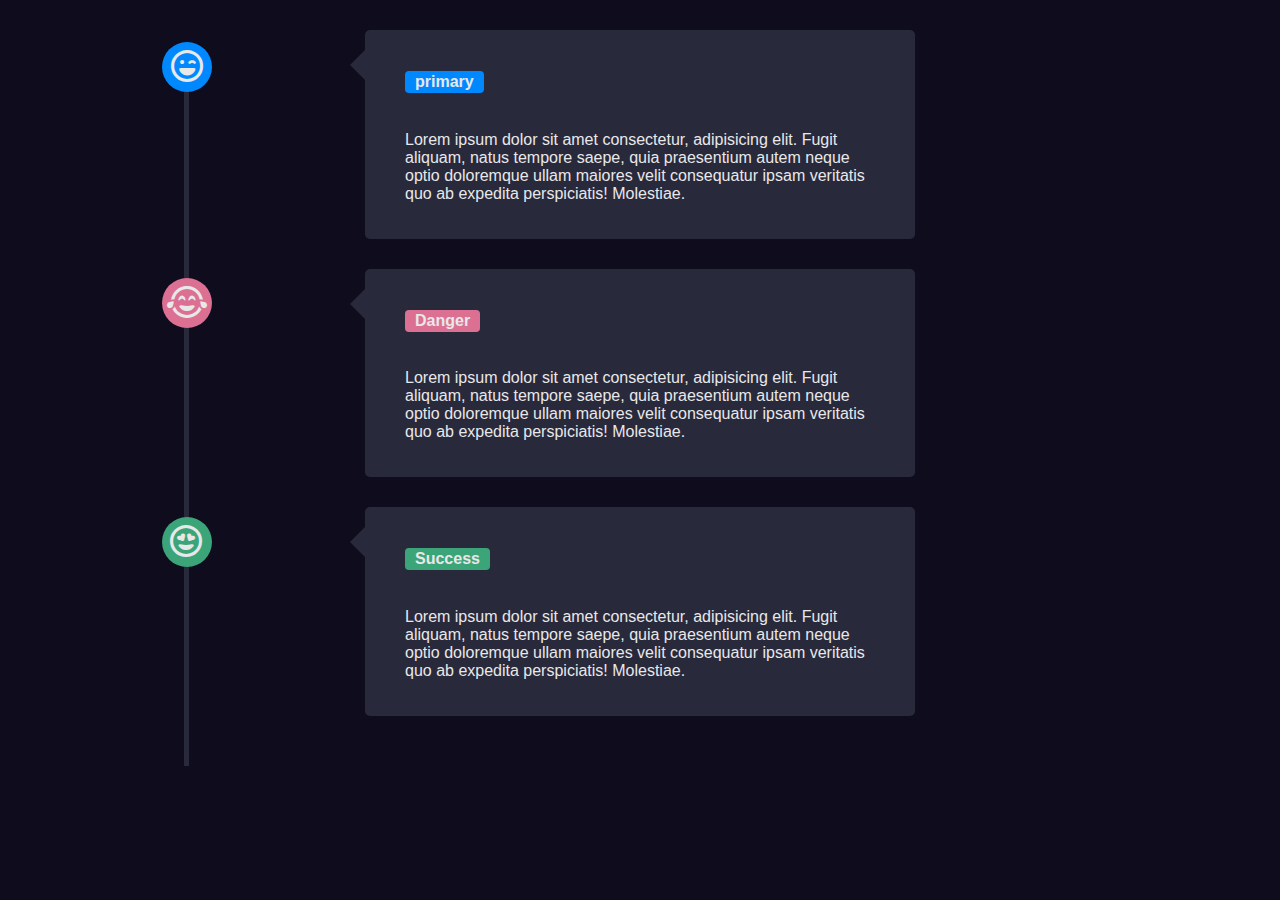
<file: HTML-CSS/Assingment-1-question-project/Q6/index.html>
<!DOCTYPE html>
<html lang="en">

<head>
    <meta charset="UTF-8">
    <meta name="viewport" content="width=device-width, initial-scale=1.0">
    <!-- FontAwesome -->
    <link rel="stylesheet" href="https://cdnjs.cloudflare.com/ajax/libs/font-awesome/6.7.2/css/all.min.css"
        integrity="sha512-Evv84Mr4kqVGRNSgIGL/F/aIDqQb7xQ2vcrdIwxfjThSH8CSR7PBEakCr51Ck+w+/U6swU2Im1vVX0SVk9ABhg=="
        crossorigin="anonymous" referrerpolicy="no-referrer" />
    <link rel="stylesheet" href="style.css">
    <title>Timeline</title>
</head>

<body>

    <div class="timeline-area">
        <div class="container c-blue">
            <i class="fa-regular fa-face-laugh-wink"></i>
            <div class="content primary">
                <h4>primary</h4>
                <p>Lorem ipsum dolor sit amet consectetur, adipisicing elit. Fugit aliquam, natus tempore saepe, quia
                    praesentium autem neque optio doloremque ullam maiores velit consequatur ipsam veritatis quo ab
                    expedita perspiciatis! Molestiae.</p>
            </div>
        </div>
        <div class="container c-pink">
            <i class="fa-regular fa-face-grin-tears"></i>
            <div class="content danger">
                <h4>Danger</h4>
                <p>Lorem ipsum dolor sit amet consectetur, adipisicing elit. Fugit aliquam, natus tempore saepe, quia
                    praesentium autem neque optio doloremque ullam maiores velit consequatur ipsam veritatis quo ab
                    expedita perspiciatis! Molestiae.</p>
            </div>
        </div>
        <div class="container c-green">
            <i class="fa-regular fa-face-grin-hearts"></i>
            <div class="content success">
                <h4>Success</h4>
                <p>Lorem ipsum dolor sit amet consectetur, adipisicing elit. Fugit aliquam, natus tempore saepe, quia
                    praesentium autem neque optio doloremque ullam maiores velit consequatur ipsam veritatis quo ab
                    expedita perspiciatis! Molestiae.</p>
            </div>
        </div>
    </div>
</body>

</html>
</file>
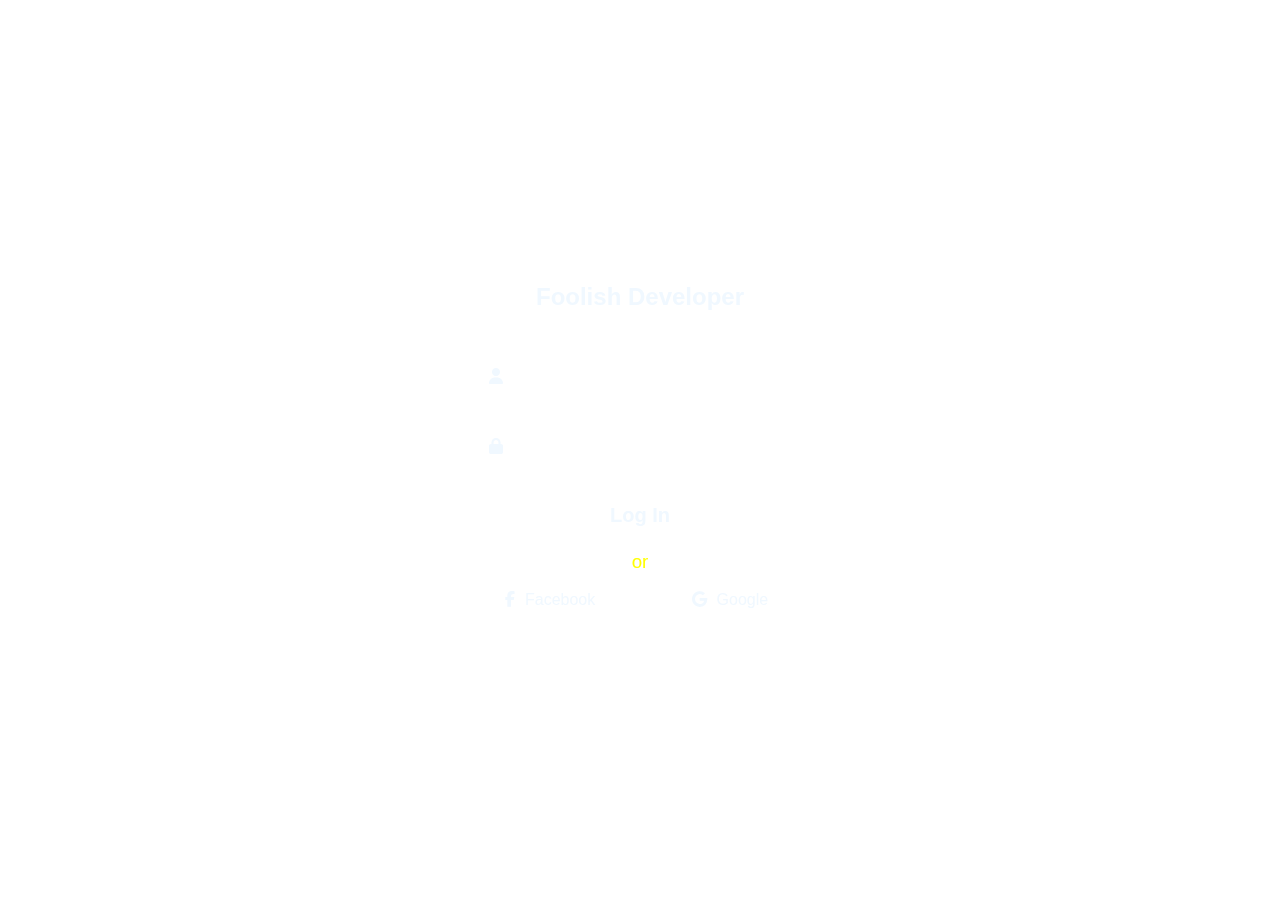
<file: HTML-CSS/Assingment-1-question-project/Q7/index.html>
<!DOCTYPE html>
<html lang="en">

<head>
    <meta charset="UTF-8">
    <meta name="viewport" content="width=device-width, initial-scale=1.0">
    <!-- FontAwesome -->
    <link rel="stylesheet" href="https://cdnjs.cloudflare.com/ajax/libs/font-awesome/6.7.2/css/all.min.css"
        integrity="sha512-Evv84Mr4kqVGRNSgIGL/F/aIDqQb7xQ2vcrdIwxfjThSH8CSR7PBEakCr51Ck+w+/U6swU2Im1vVX0SVk9ABhg=="
        crossorigin="anonymous" referrerpolicy="no-referrer" />
    <link rel="stylesheet" href="style.css">
    <title>Login</title>
</head>

<body>
    <div class="login-page">
        <div class="form-all-container">
            <div class="header-container">
                <h2>Foolish Developer</h2>
            </div>
            <div class="form-container">
                <form action="">
                    <div class="email-div input-div">
                        <i class="fa-solid fa-user"></i>
                        <input type="email" id="mail" name="Email" placeholder="Email Id">
                    </div>
                    <div class="pass-div input-div">
                        <i class="fa-solid fa-lock"></i>
                        <input type="password" name="Password" id="pass" placeholder="Password">
                    </div>
                    <button type="submit" class="login-btn">Log In</button>
                </form>
                <h3 class="or">or</h3>
                <div class="login-container">
                    <div class="connect-option">
                        <span class="f-icon"><i class="fa-brands fa-facebook-f"></i></span>
                        <span class="f-text c-link"><a href="#">Facebook</a> </span>
                    </div>
                    <div class="connect-option">
                        <span><i class="fa-brands fa-google"></i></span>
                        <span class="g-text c-link"><a href="#">Google</a></span>
                    </div>
                </div>
            </div>
        </div>
    </div>
</body>

</html>
</file>
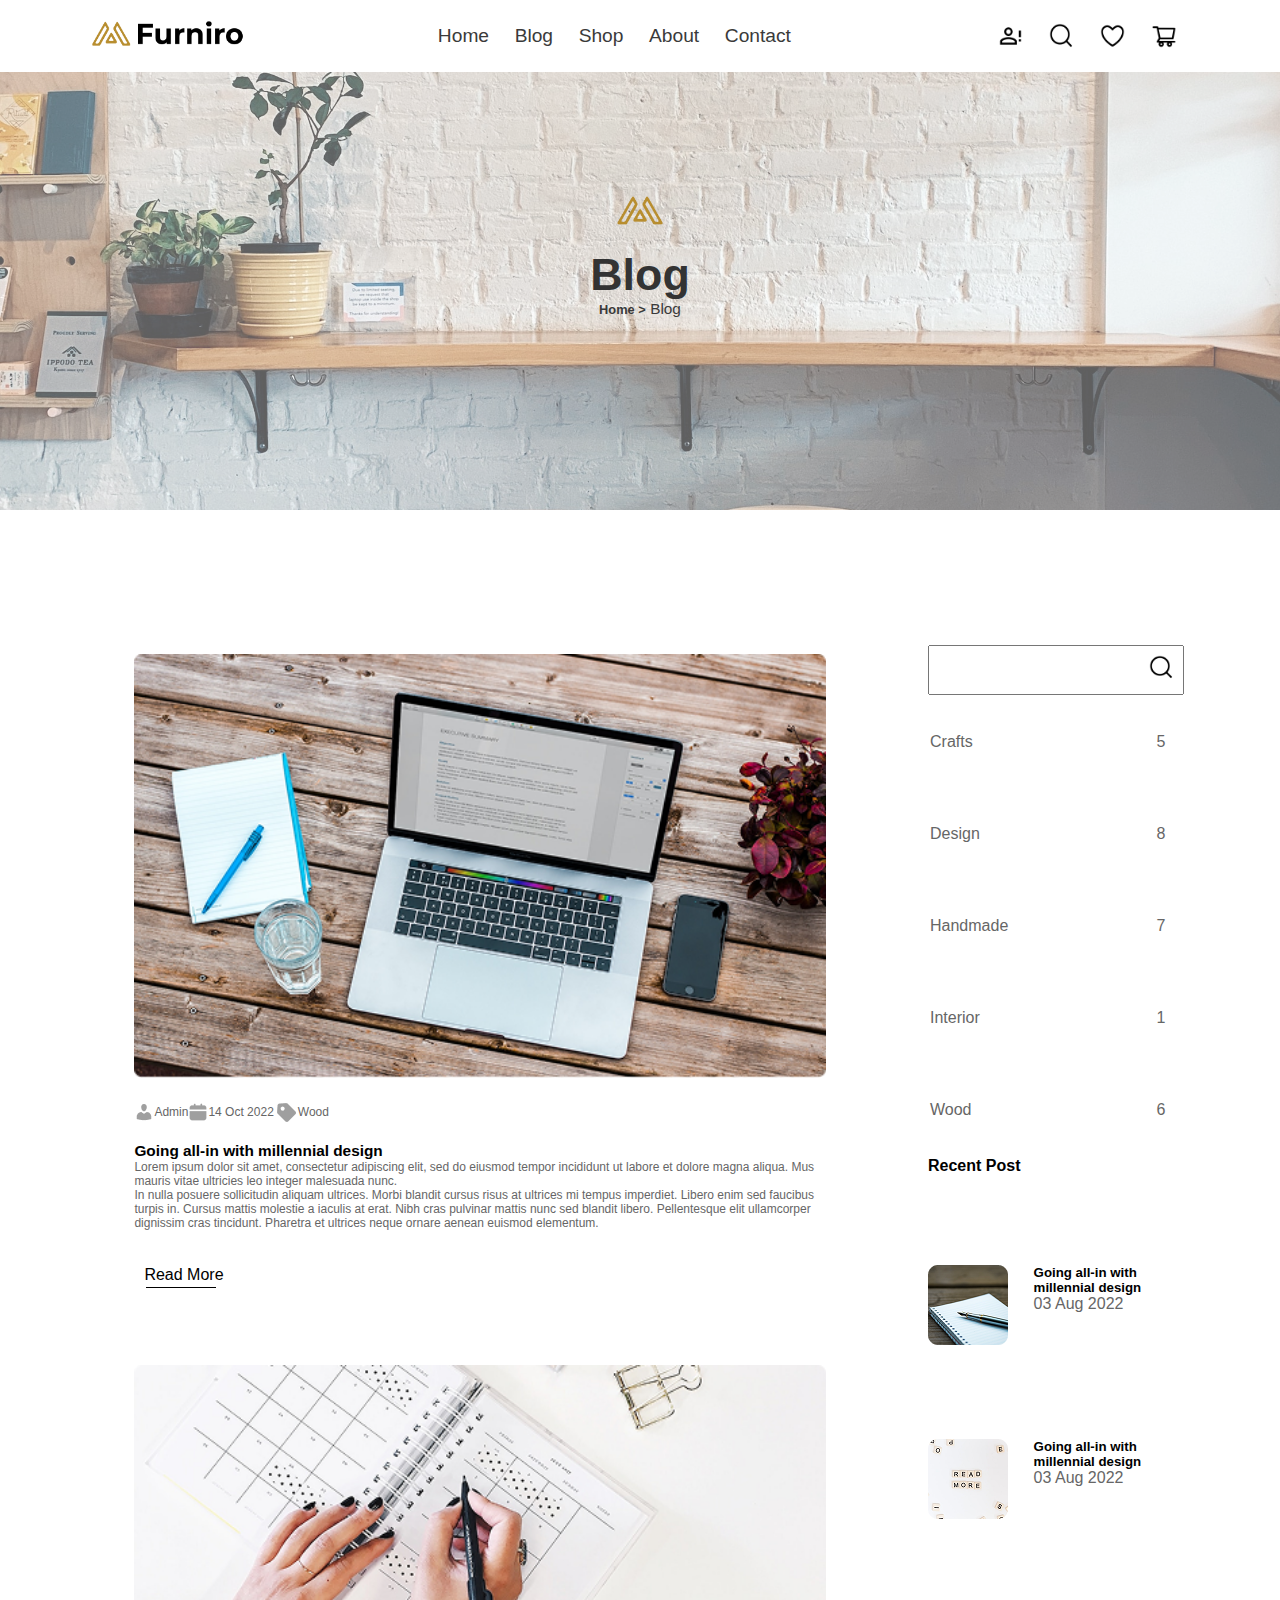
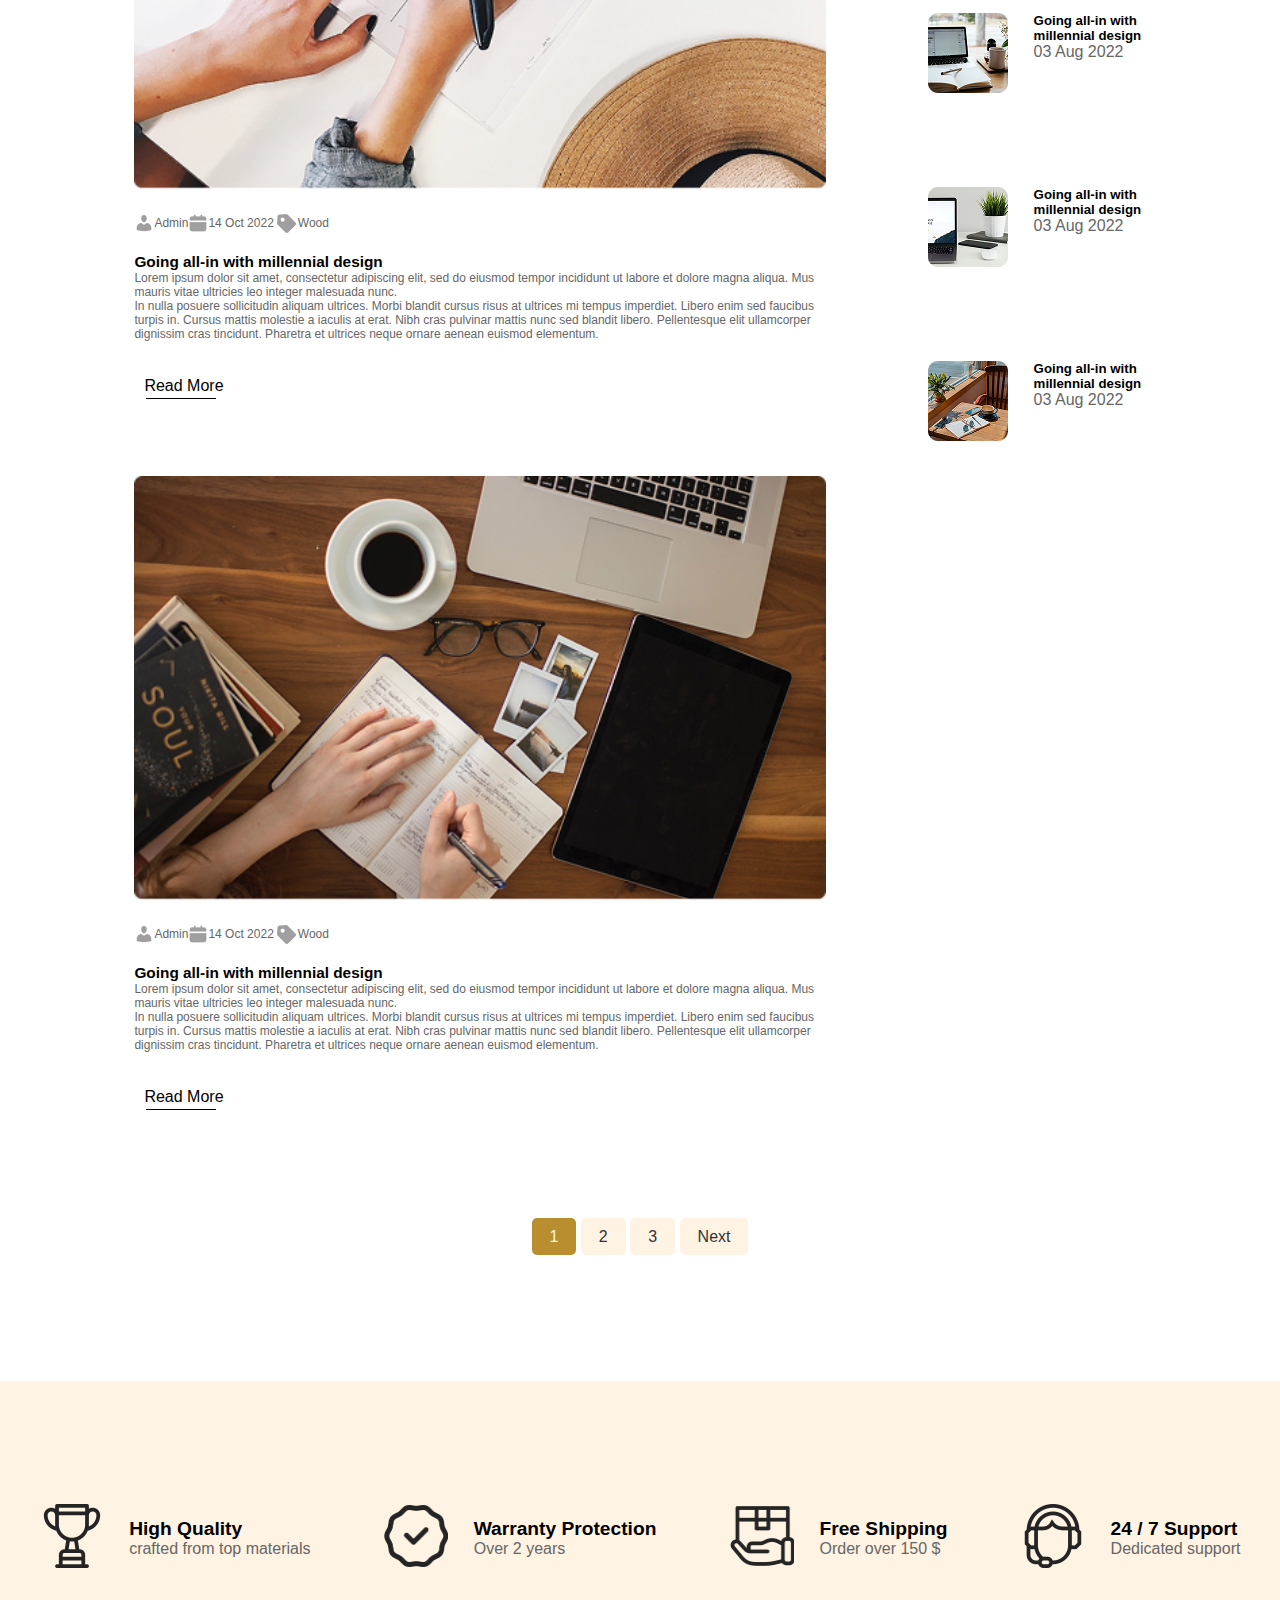
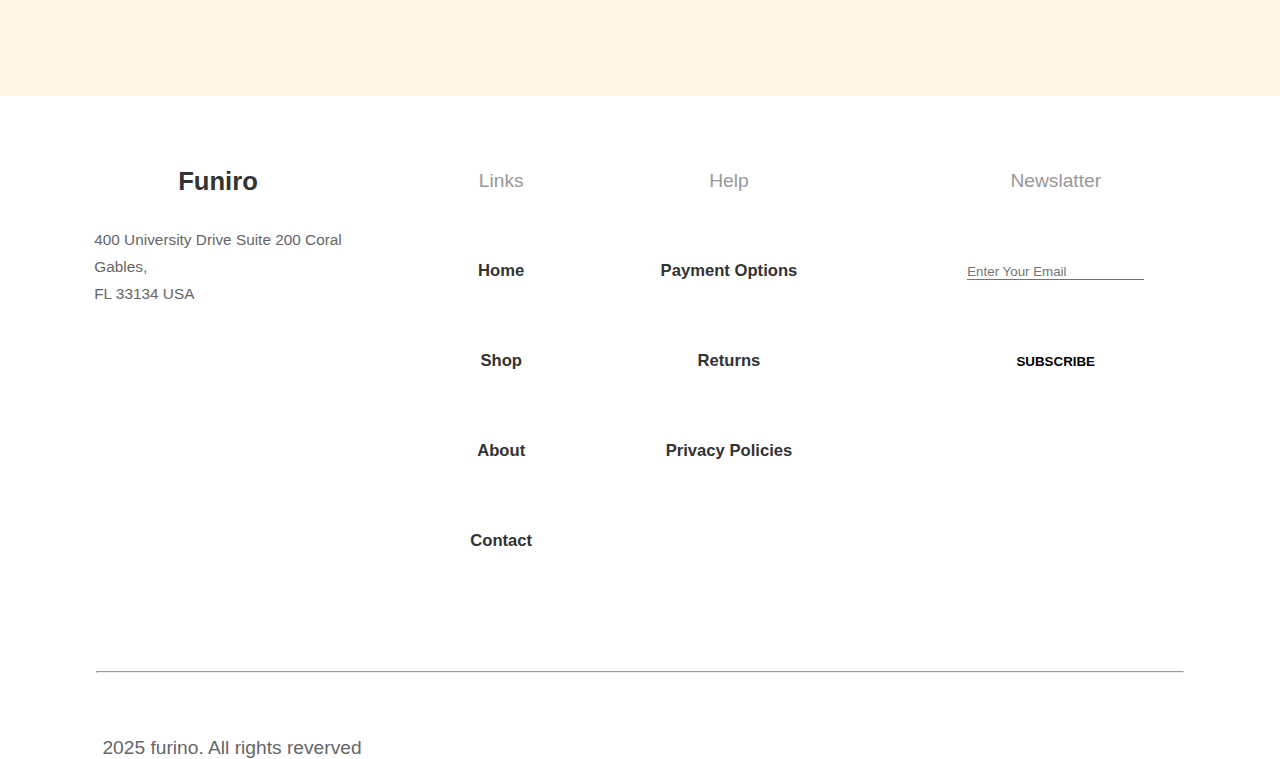
<file: HTML-CSS/Assingment-1/blog.html>
<!DOCTYPE html>
<html lang="en">

<head>
    <meta charset="UTF-8">
    <meta name="viewport" content="width=device-width, initial-scale=1.0">
    <link rel="stylesheet" href="https://cdnjs.cloudflare.com/ajax/libs/font-awesome/6.7.2/css/all.min.css"
        integrity="sha512-Evv84Mr4kqVGRNSgIGL/F/aIDqQb7xQ2vcrdIwxfjThSH8CSR7PBEakCr51Ck+w+/U6swU2Im1vVX0SVk9ABhg=="
        crossorigin="anonymous" referrerpolicy="no-referrer" />
    <link rel="stylesheet" href="./css/blog.css">
    <title>Blog</title>
</head>

<body>
    <!-- === Header Section === -->
    <header class="header-area">
        <div class="header-container">
            <div class="logo">
                <img src="./image/logo.png" alt="Furniro" width="150px">
            </div>
            <nav class="navbar">
                <ul>
                    <li class="hideOnMobile"><a href="index.html">Home</a></li>
                    <li class="hideOnMobile"><a href="blog.html">Blog</a></li>
                    <li class="hideOnMobile"><a href="shop.html">Shop</a></li>
                    <li class="hideOnMobile"><a href="about.html">About</a></li>
                    <li class="hideOnMobile"><a href="contact.html">Contact</a></li>
                    <li onclick="sidemenu" class="bars"><a href="#"><i class="fa fa-bars"></i></a></li>
                </ul>
            </nav>
            <div class="header-rightside-icon">
                <div class="h-r-icons">
                    <div><img src="./image/account-icon.png" alt="" width="30px"></div>
                    <div><img src="./image/search-icon.png" alt="" width="30px"></div>
                    <div><img src="./image/heart-icon.png" alt="" width="30px"></div>
                    <div><img src="./image/cart-icon.png" alt="" width="30px"></div>
                </div>
            </div>
        </div>
    </header>
    <!-- === Header Section END === -->
    <!-- =================================== -->
    <!-- === Hero Section === -->
    <section class="hero-area">
        <div class="hero-container">
            <div class="hero-inner-text-container">
                <div class="hero-heading">
                    <img src="./image/Meubel House_Logos-05.png" alt="logo">
                    <h2>Blog</h2>
                </div>
                <div class="hero-inner-text">
                    <div class="home-text">
                        <span> <a href="./index.html">Home ></a></span>
                        <span>Blog</span>
                    </div>
                </div>
            </div>
        </div>
    </section>
    <!-- === Hero Section END === -->
    <!-- =================================== -->
    <!-- === Blog Section === -->
    <section class="blog-section-area">
        <div class="blog-section-container">
            <div class="aside-area">
                <div class="categories-container">
                    <div class="categories-inner-search">
                        <input type="search" id="search">
                        <div class="search-icon">
                            <a href=""><img src="./image/search-icon.png" alt="" width="25px"></a>
                        </div>
                    </div>
                    <table class="categories-table-container">
                        <tr>
                            <td>Crafts</td>
                            <td>5</td>
                        </tr>
                        <tr>
                            <td>Design</td>
                            <td>8</td>
                        </tr>
                        <tr>
                            <td>Handmade</td>
                            <td>7</td>
                        </tr>
                        <tr>
                            <td>Interior</td>
                            <td>1</td>
                        </tr>
                        <tr>
                            <td>Wood</td>
                            <td>6</td>
                        </tr>
                    </table>
                </div>
                <div class="recent-post-section">
                    <h4>Recent Post</h4>
                    <div class="recent-post-container">
                        <div class="recent-post">
                            <div class="recent-post-image">
                                <img src="./image/recent.png" alt="">
                            </div>
                            <div class="recent-post-text">
                                <h5>Going all-in with millennial design</h5>
                                <p>03 Aug 2022</p>
                            </div>
                        </div>
                        <div class="recent-post">
                            <div class="recent-post-image">
                                <img src="./image/recent2.png" alt="">
                            </div>
                            <div class="recent-post-text">
                                <h5>Going all-in with millennial design</h5>
                                <p>03 Aug 2022</p>
                            </div>
                        </div>
                        <div class="recent-post">
                            <div class="recent-post-image">
                                <img src="./image/recent3.png" alt="">
                            </div>
                            <div class="recent-post-text">
                                <h5>Going all-in with millennial design</h5>
                                <p>03 Aug 2022</p>
                            </div>
                        </div>
                        <div class="recent-post">
                            <div class="recent-post-image">
                                <img src="./image/recent4.png" alt="">
                            </div>
                            <div class="recent-post-text">
                                <h5>Going all-in with millennial design</h5>
                                <p>03 Aug 2022</p>
                            </div>
                        </div>
                        <div class="recent-post">
                            <div class="recent-post-image">
                                <img src="./image/recent5.png" alt="">
                            </div>
                            <div class="recent-post-text">
                                <h5>Going all-in with millennial design</h5>
                                <p>03 Aug 2022</p>
                            </div>
                        </div>
                    </div>
                </div>
            </div>
            <div class="main-blog-area">
                <div class="blog-card-container">
                    <div class="blog-image">
                        <img src="./image/blog-image.png" alt="" width="100%">
                    </div>
                    <div class="post-date-tag">
                        <div class="tag">
                            <img src="./image/admin-users.png" alt="" >
                            <p>Admin</p>
                        </div>
                        <div class="tag">
                            <img src="./image/calender.png" alt="" >
                            <p>14 Oct 2022</p>
                        </div>
                        <div class="tag">
                            <img src="./image/tag.png" alt="" >
                            <p>Wood</p>
                        </div>
                    </div>
                    <div class="blog-text">
                        <h4>Going all-in with millennial design</h4>
                        <p>Lorem ipsum dolor sit amet, consectetur adipiscing elit, sed do eiusmod tempor incididunt ut
                            labore et dolore magna aliqua. Mus mauris vitae ultricies leo integer malesuada nunc. </p>
                        <p class="blog-pra-hide-onMobile">In
                            nulla posuere sollicitudin aliquam ultrices. Morbi blandit cursus risus at ultrices mi
                            tempus imperdiet. Libero enim sed faucibus turpis in. Cursus mattis molestie a iaculis at
                            erat. Nibh cras pulvinar mattis nunc sed blandit libero. Pellentesque elit ullamcorper
                            dignissim cras tincidunt. Pharetra et ultrices neque ornare aenean euismod elementum.</p>
                    </div>
                    <div class="read-more-btn">
                        <a href="">Read More</a>
                    </div>
                </div>
                <div class="blog-card-container">
                    <div class="blog-image">
                        <img src="./image/blog-image2.png" alt="" width="100%">
                    </div>
                    <div class="post-date-tag">
                        <div class="tag">
                            <img src="./image/admin-users.png" alt="" >
                            <p>Admin</p>
                        </div>
                        <div class="tag">
                            <img src="./image/calender.png" alt="" >
                            <p>14 Oct 2022</p>
                        </div>
                        <div class="tag">
                            <img src="./image/tag.png" alt="" >
                            <p>Wood</p>
                        </div>
                    </div>
                    <div class="blog-text">
                        <h4>Going all-in with millennial design</h4>
                        <p>Lorem ipsum dolor sit amet, consectetur adipiscing elit, sed do eiusmod tempor incididunt ut
                            labore et dolore magna aliqua. Mus mauris vitae ultricies leo integer malesuada nunc. </p>
                        <p class="blog-pra-hide-onMobile">In
                            nulla posuere sollicitudin aliquam ultrices. Morbi blandit cursus risus at ultrices mi
                            tempus imperdiet. Libero enim sed faucibus turpis in. Cursus mattis molestie a iaculis at
                            erat. Nibh cras pulvinar mattis nunc sed blandit libero. Pellentesque elit ullamcorper
                            dignissim cras tincidunt. Pharetra et ultrices neque ornare aenean euismod elementum.</p>
                    </div>
                    <div class="read-more-btn">
                        <a href="">Read More</a>
                    </div>
                </div>
                <div class="blog-card-container">
                    <div class="blog-image">
                        <img src="./image/blog-image3.png" alt="" width="100%">
                    </div>
                    <div class="post-date-tag">
                        <div class="tag">
                            <img src="./image/admin-users.png" alt="" >
                            <p>Admin</p>
                        </div>
                        <div class="tag">
                            <img src="./image/calender.png" alt="" >
                            <p>14 Oct 2022</p>
                        </div>
                        <div class="tag">
                            <img src="./image/tag.png" alt="" >
                            <p>Wood</p>
                        </div>
                    </div>
                    <div class="blog-text">
                        <h4>Going all-in with millennial design</h4>
                        <p>Lorem ipsum dolor sit amet, consectetur adipiscing elit, sed do eiusmod tempor incididunt ut
                            labore et dolore magna aliqua. Mus mauris vitae ultricies leo integer malesuada nunc. </p>
                        <p class="blog-pra-hide-onMobile">In
                            nulla posuere sollicitudin aliquam ultrices. Morbi blandit cursus risus at ultrices mi
                            tempus imperdiet. Libero enim sed faucibus turpis in. Cursus mattis molestie a iaculis at
                            erat. Nibh cras pulvinar mattis nunc sed blandit libero. Pellentesque elit ullamcorper
                            dignissim cras tincidunt. Pharetra et ultrices neque ornare aenean euismod elementum.</p>
                    </div>
                    <div class="read-more-btn">
                        <a href="">Read More</a>
                    </div>
                </div>
            </div>
        </div>
        <div class="product-show-more">
            <a href="">1</a>
            <a href="">2</a>
            <a href="">3</a>
            <a href="">Next</a>
        </div>
    </section>
    <!-- === Blog Section END === -->
    <!-- =================================== -->
    <!-- === service section === -->
    <section class="service-area">
        <div class="service-container">
            <div class="service-item">
                <div class="service-img">
                    <img src="./image/trophy.png" alt="">
                </div>
                <div class="service-text">
                    <h4>High Quality</h4>
                    <p>crafted from top materials</p>
                </div>
            </div>
            <div class="service-item">
                <div class="service-img">
                    <img src="./image/guarantee.png" alt="">
                </div>
                <div class="service-text">
                    <h4>Warranty Protection</h4>
                    <p>Over 2 years</p>
                </div>
            </div>
            <div class="service-item">
                <div class="service-img">
                    <img src="./image/shipping.png" alt="">
                </div>
                <div class="service-text">
                    <h4>Free Shipping</h4>
                    <p>Order over 150 $</p>
                </div>
            </div>
            <div class="service-item">
                <div class="service-img">
                    <img src="./image/customer-support.png" alt="">
                </div>
                <div class="service-text">
                    <h4>24 / 7 Support</h4>
                    <p>Dedicated support</p>
                </div>
            </div>

        </div>
    </section>
    <!-- === service section END === -->
    <!-- =================================== -->
    <!-- === Footer === -->
    <footer class="footer-area">
        <div class="footer-container">
            <div class="f-address-container">
                <div class="f-brand-title">
                    <h2>Funiro</h2>
                </div>
                <div class="f-address">
                    <p>400 University Drive Suite 200 Coral
                        <br>Gables,
                        <br>FL 33134 USA
                    </p>
                </div>
            </div>
            <div class="f-links">
                <div class="f-all-title">
                    <h2>Links</h2>
                </div>
                <div class="f-list">
                    <ul>
                        <li><a href="./index.html">Home</a></li>
                        <li><a href="./shop.html">Shop</a></li>
                        <li><a href="./about.html">About</a></li>
                        <li><a href="./contact.html">Contact</a></li>
                    </ul>
                </div>
            </div>
            <div class="f-help">
                <div class="f-all-title">
                    <h2>Help</h2>
                </div>
                <div class="f-list">
                    <ul>
                        <li><a href="#">Payment Options</a></li>
                        <li><a href="#">Returns</a></li>
                        <li><a href="#">Privacy Policies</a></li>
                    </ul>
                </div>
            </div>
            <div class="newslatter">
                <div class="f-all-title">
                    <h2>Newslatter</h2>
                </div>
                <form action="">
                    <input type="email" name="email" placeholder="Enter Your Email" id="email">
                    <button class="f-email-sub-btn">SUBSCRIBE</button>
                </form>
            </div>
        </div>
        <hr>
        <div class="all-rights-reverved">
            <p>2025 furino. All rights reverved</p>
        </div>
    </footer>
    <!-- === Footer END === -->
    <!-- =================================== -->
</body>

</html>
</file>
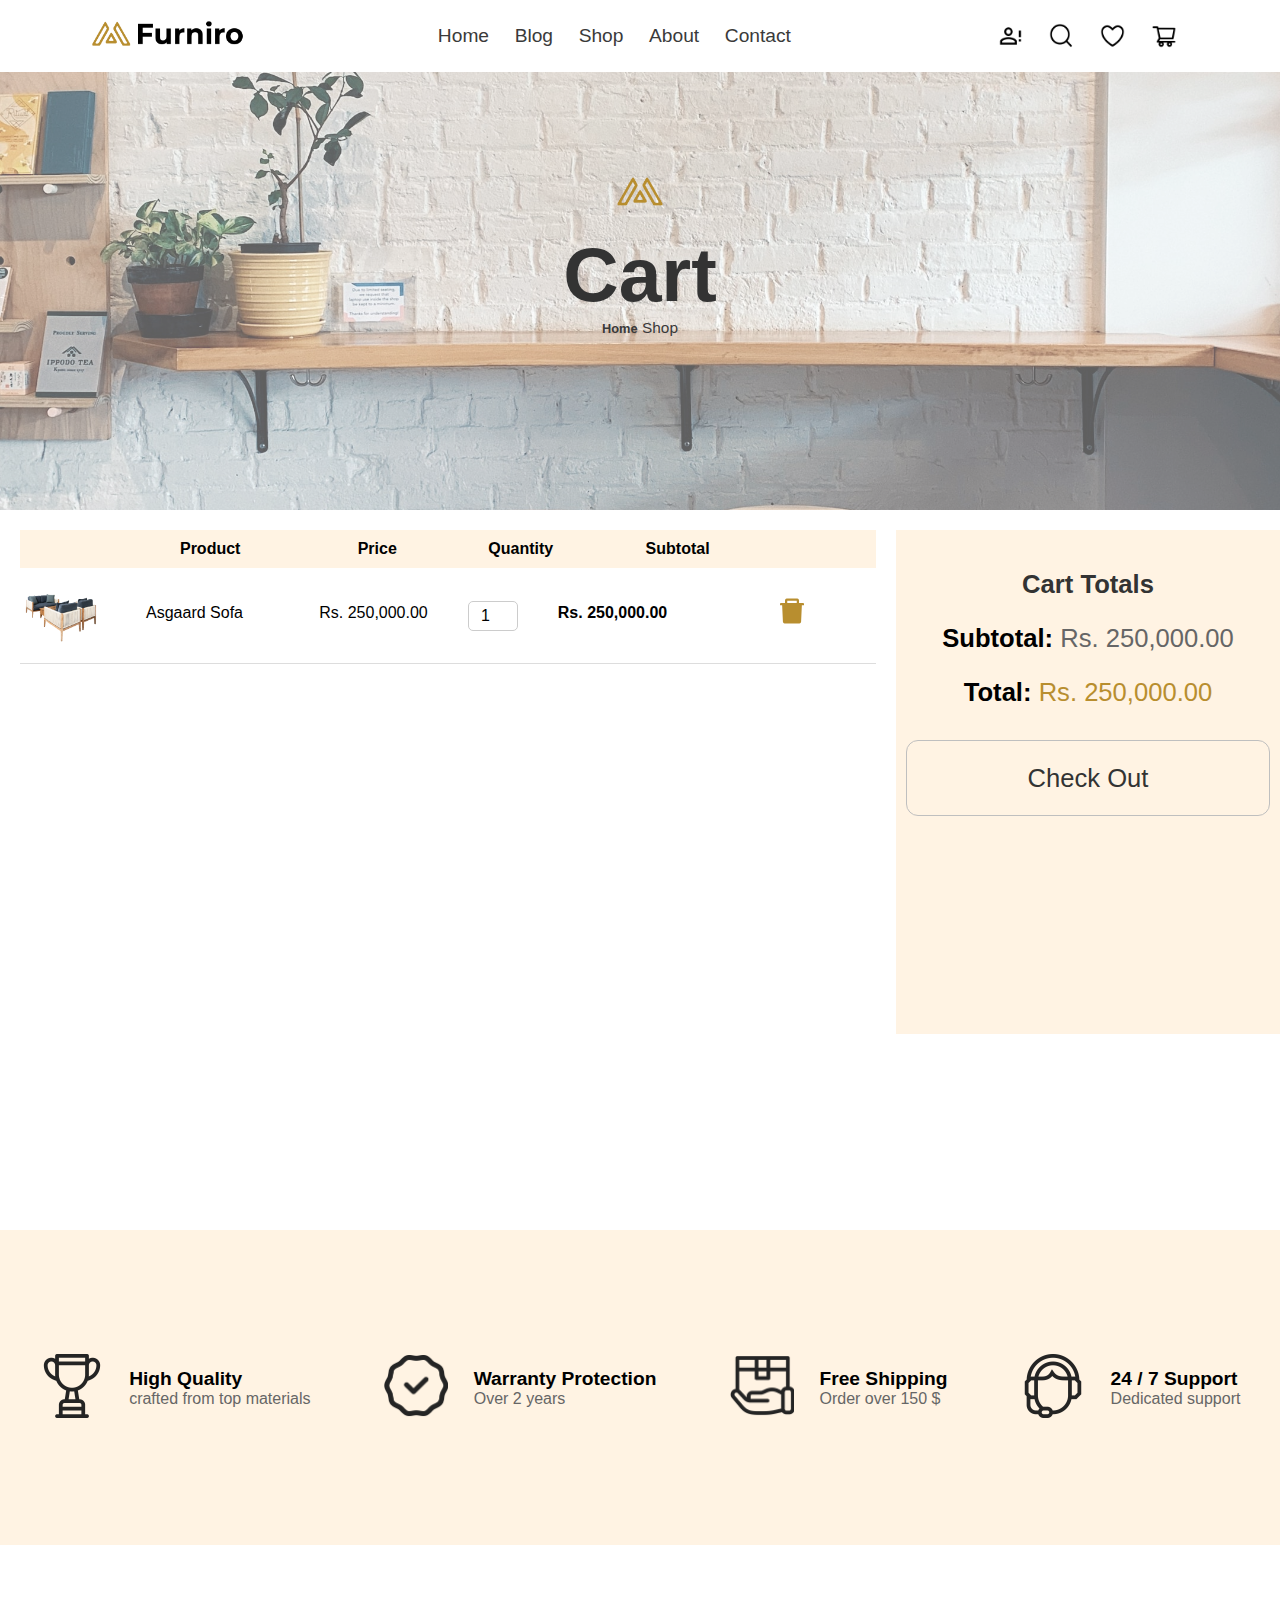
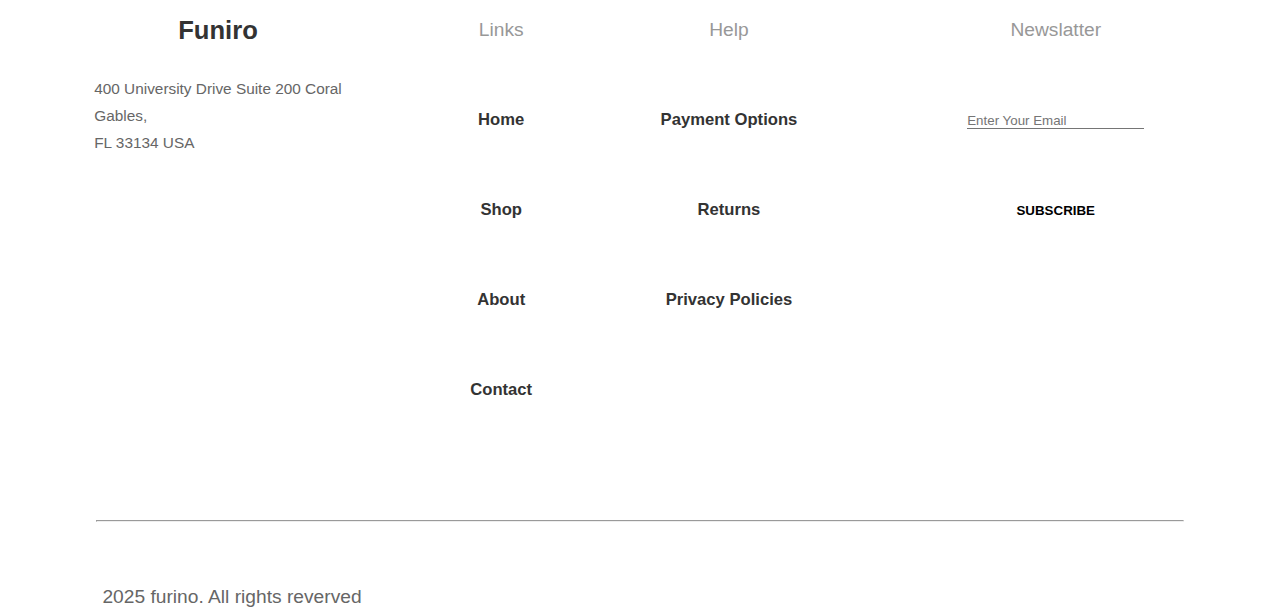
<file: HTML-CSS/Assingment-1/cart.html>
<!DOCTYPE html>
<html lang="en">

<head>
    <meta charset="UTF-8">
    <meta name="viewport" content="width=device-width, initial-scale=1.0">
    <link rel="stylesheet" href="https://cdnjs.cloudflare.com/ajax/libs/font-awesome/6.7.2/css/all.min.css"
        integrity="sha512-Evv84Mr4kqVGRNSgIGL/F/aIDqQb7xQ2vcrdIwxfjThSH8CSR7PBEakCr51Ck+w+/U6swU2Im1vVX0SVk9ABhg=="
        crossorigin="anonymous" referrerpolicy="no-referrer" />
    <link rel="stylesheet" href="./css/cart.css">
    <title>Cart</title>
</head>

<body>
    <!-- === Header Section === -->
    <header class="header-area">
        <div class="header-container">
            <div class="logo">
                <img src="./image/logo.png" alt="Furniro" width="150px">
            </div>
            <nav class="navbar">
                <ul>
                    <li class="hideOnMobile"><a href="index.html">Home</a></li>
                    <li class="hideOnMobile"><a href="blog.html">Blog</a></li>
                    <li class="hideOnMobile"><a href="shop.html">Shop</a></li>
                    <li class="hideOnMobile"><a href="about.html">About</a></li>
                    <li class="hideOnMobile"><a href="contact.html">Contact</a></li>
                    <li onclick="sidemenu" class="bars"><a href="#"><i class="fa fa-bars"></i></a></li>
                </ul>
            </nav>
            <div class="header-rightside-icon">
                <div class="h-r-icons">
                    <div><img src="./image/account-icon.png" alt="" width="30px"></div>
                    <div><img src="./image/search-icon.png" alt="" width="30px"></div>
                    <div><img src="./image/heart-icon.png" alt="" width="30px"></div>
                    <div><img src="./image/cart-icon.png" alt="" width="30px"></div>
                </div>
            </div>
        </div>
    </header>
    <!-- === Header Section END === -->
    <!-- =================================== -->
    <!-- === Hero Section === -->
    <section class="hero-area">
        <div class="hero-container">
            <div class="hero-inner-text-container">
                <div class="hero-heading">
                    <img src="./image/Meubel House_Logos-05.png" alt="logo">
                    <h2>Cart</h2>
                </div>
                <div class="hero-inner-text">
                    <div class="home-text">
                        <span> <a href="./index.html">Home</a></span>
                        <span>Shop</span>
                    </div>
                </div>
            </div>
        </div>
    </section>
    <!-- === Hero Section END === -->
    <!-- =================================== -->
    <!-- === Cart checkout List === -->
    <section class="checkout-list-area">
        <div class="cart-container">
            <!-- Cart Header -->
            <div class="cart-header">
                <div>Product</div>
                <div>Price</div>
                <div>Quantity</div>
                <div>Subtotal</div>
                <div></div>
            </div>

            <!-- Cart Item -->
            <div class="cart-item">
                <img src="./image/Asgaard-sofa-3.png" alt="Product">
                <div>Asgaard Sofa</div>
                <div>Rs. 250,000.00</div>
                <input type="number" value="1">
                <div><strong>Rs. 250,000.00</strong></div>
                <div class="cart-trash-box"><img src="./image/ant-design_delete-filled3.png" alt="" ></div>
            </div>

        </div>
        <div class="cart-checkout">
            <!-- Cart Totals -->
            <div class="cart-total">
                <h2>Cart Totals</h2>
                <p class="subtotal"><strong>Subtotal:</strong> Rs. 250,000.00</p>
                <p class="total"><strong>Total: </strong>Rs. 250,000.00</p>
                <a href="./checkout.html" class="checkout-btn">Check Out</a>
            </div>

        </div>
    </section>
    <!-- === Cart checkout List END === -->
    <!-- =================================== -->
    <!-- === service section === -->
    <section class="service-area">
        <div class="service-container">
            <div class="service-item">
                <div class="service-img">
                    <img src="./image/trophy.png" alt="">
                </div>
                <div class="service-text">
                    <h4>High Quality</h4>
                    <p>crafted from top materials</p>
                </div>
            </div>
            <div class="service-item">
                <div class="service-img">
                    <img src="./image/guarantee.png" alt="">
                </div>
                <div class="service-text">
                    <h4>Warranty Protection</h4>
                    <p>Over 2 years</p>
                </div>
            </div>
            <div class="service-item">
                <div class="service-img">
                    <img src="./image/shipping.png" alt="">
                </div>
                <div class="service-text">
                    <h4>Free Shipping</h4>
                    <p>Order over 150 $</p>
                </div>
            </div>
            <div class="service-item">
                <div class="service-img">
                    <img src="./image/customer-support.png" alt="">
                </div>
                <div class="service-text">
                    <h4>24 / 7 Support</h4>
                    <p>Dedicated support</p>
                </div>
            </div>

        </div>
    </section>
    <!-- === service section END === -->
    <!-- =================================== -->
    <!-- === Footer === -->
    <footer class="footer-area">
        <div class="footer-container">
            <div class="f-address-container">
                <div class="f-brand-title">
                    <h2>Funiro</h2>
                </div>
                <div class="f-address">
                    <p>400 University Drive Suite 200 Coral
                        <br>Gables,
                        <br>FL 33134 USA
                    </p>
                </div>
            </div>
            <div class="f-links">
                <div class="f-all-title">
                    <h2>Links</h2>
                </div>
                <div class="f-list">
                    <ul>
                        <li><a href="./index.html">Home</a></li>
                        <li><a href="./shop.html">Shop</a></li>
                        <li><a href="./about.html">About</a></li>
                        <li><a href="./contact.html">Contact</a></li>
                    </ul>
                </div>
            </div>
            <div class="f-help">
                <div class="f-all-title">
                    <h2>Help</h2>
                </div>
                <div class="f-list">
                    <ul>
                        <li><a href="#">Payment Options</a></li>
                        <li><a href="#">Returns</a></li>
                        <li><a href="#">Privacy Policies</a></li>
                    </ul>
                </div>
            </div>
            <div class="newslatter">
                <div class="f-all-title">
                    <h2>Newslatter</h2>
                </div>
                <form action="">
                    <input type="email" name="email" placeholder="Enter Your Email" id="email">
                    <button class="f-email-sub-btn">SUBSCRIBE</button>
                </form>
            </div>
        </div>
        <hr>
        <div class="all-rights-reverved">
            <p>2025 furino. All rights reverved</p>
        </div>
    </footer>
    <!-- === Footer END === -->
    <!-- =================================== -->
</body>

</html>
</file>
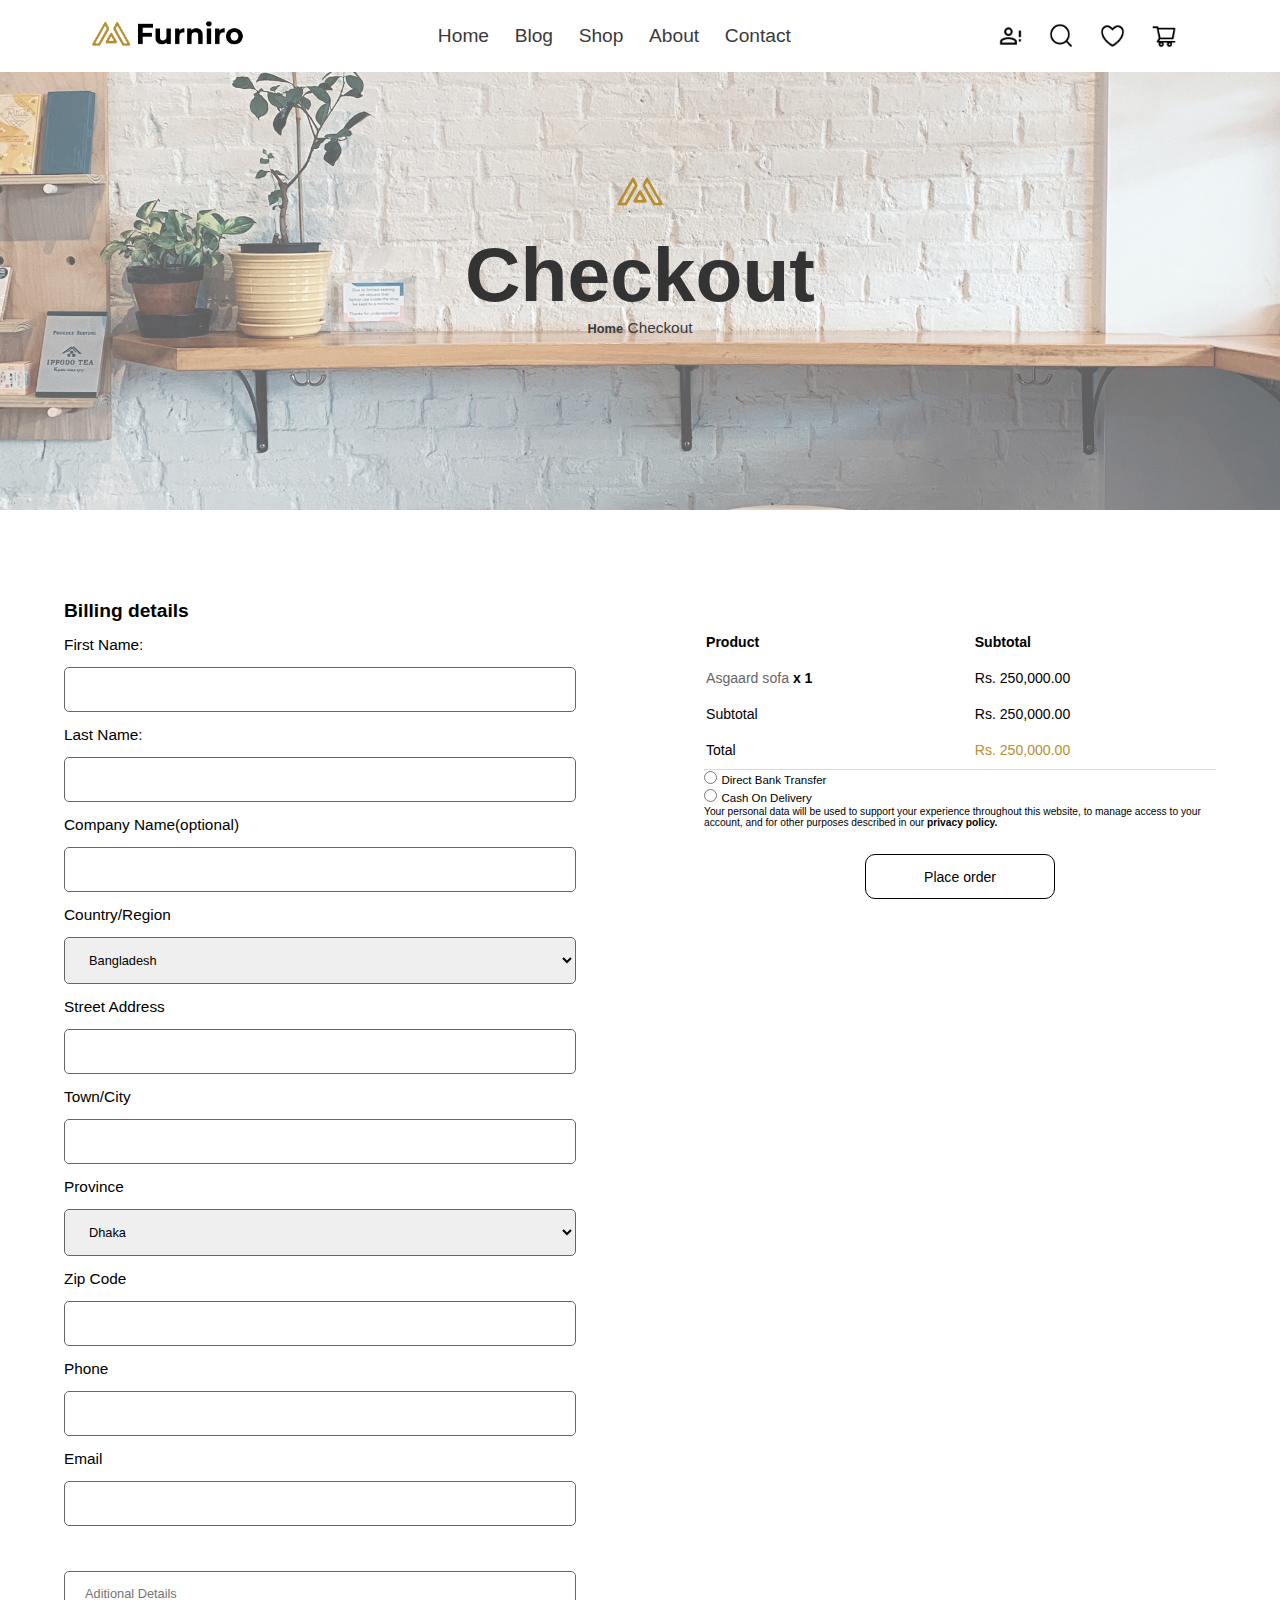
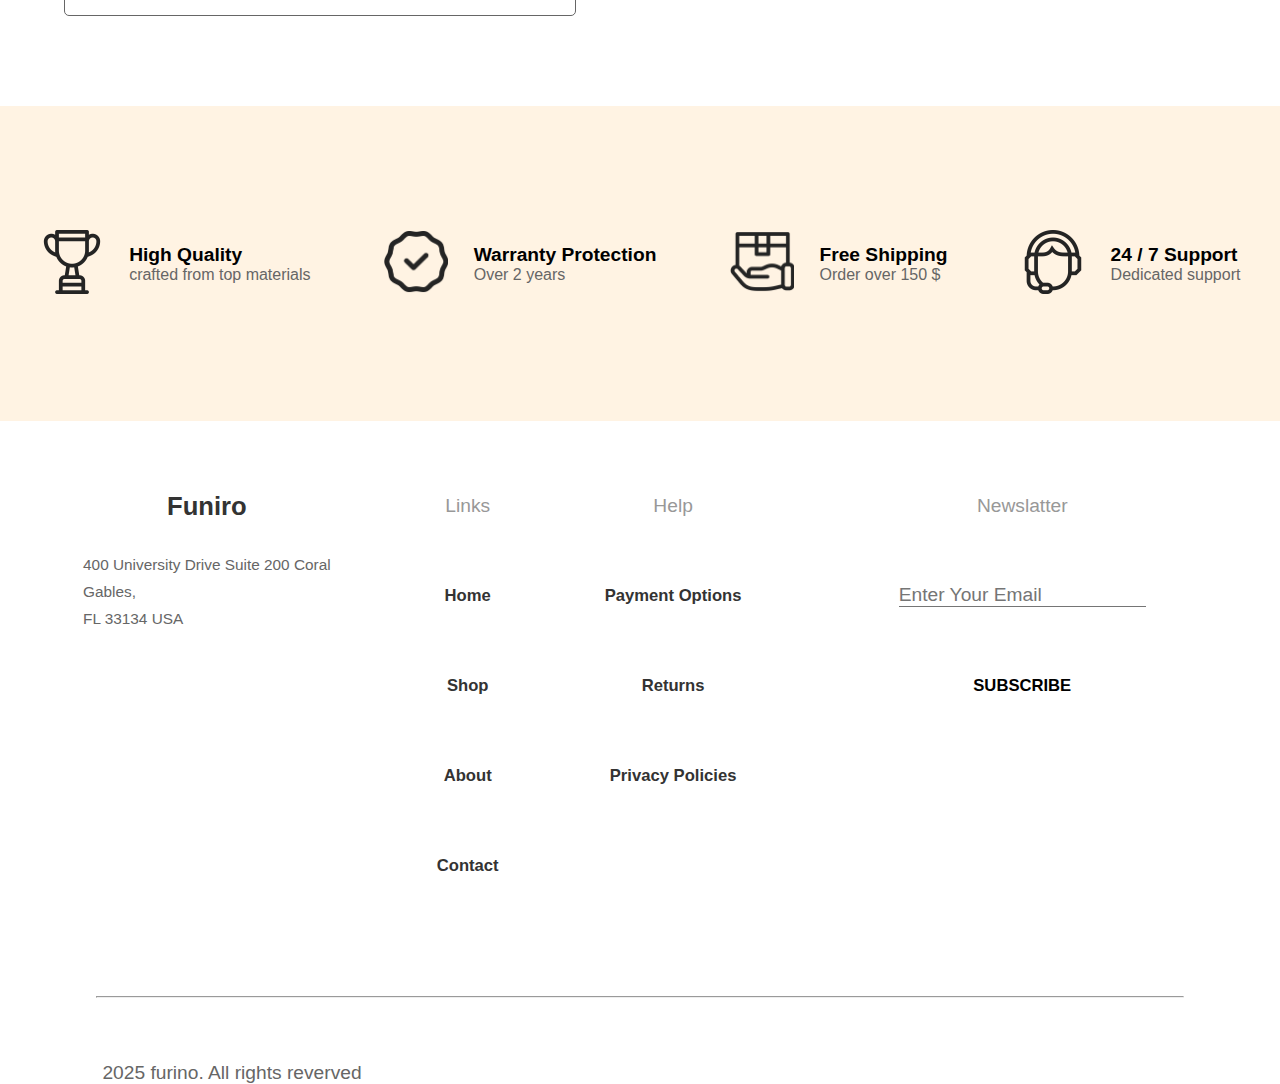
<file: HTML-CSS/Assingment-1/checkout.html>
<!DOCTYPE html>
<html lang="en">

<head>
    <meta charset="UTF-8">
    <meta name="viewport" content="width=device-width, initial-scale=1.0">
    <link rel="stylesheet" href="https://cdnjs.cloudflare.com/ajax/libs/font-awesome/6.7.2/css/all.min.css"
        integrity="sha512-Evv84Mr4kqVGRNSgIGL/F/aIDqQb7xQ2vcrdIwxfjThSH8CSR7PBEakCr51Ck+w+/U6swU2Im1vVX0SVk9ABhg=="
        crossorigin="anonymous" referrerpolicy="no-referrer" />
    <link rel="stylesheet" href="./css/checkout.css">
    <title>CheckOut</title>
</head>

<body>
    <!-- === Header Section === -->
    <header class="header-area">
        <div class="header-container">
            <div class="logo">
                <img src="./image/logo.png" alt="Furniro" width="150px">
            </div>
            <nav class="navbar">
                <ul>
                    <li class="hideOnMobile"><a href="index.html">Home</a></li>
                    <li class="hideOnMobile"><a href="blog.html">Blog</a></li>
                    <li class="hideOnMobile"><a href="shop.html">Shop</a></li>
                    <li class="hideOnMobile"><a href="about.html">About</a></li>
                    <li class="hideOnMobile"><a href="contact.html">Contact</a></li>
                    <li onclick="sidemenu" class="bars"><a href="#"><i class="fa fa-bars"></i></a></li>
                </ul>
            </nav>
            <div class="header-rightside-icon">
                <div class="h-r-icons">
                    <div><img src="./image/account-icon.png" alt="" width="30px"></div>
                    <div><img src="./image/search-icon.png" alt="" width="30px"></div>
                    <div><img src="./image/heart-icon.png" alt="" width="30px"></div>
                    <div><img src="./image/cart-icon.png" alt="" width="30px"></div>
                </div>
            </div>
        </div>
    </header>
    <!-- === Header Section END === -->
    <!-- =================================== -->
    <!-- === Hero Section === -->
    <section class="hero-area">
        <div class="hero-container">
            <div class="hero-inner-text-container">
                <div class="hero-heading">
                    <img src="./image/Meubel House_Logos-05.png" alt="logo">
                    <h2>Checkout</h2>
                </div>
                <div class="hero-inner-text">
                    <div class="home-text">
                        <span> <a href="./index.html">Home</a></span>
                        <span>Checkout</span>
                    </div>
                </div>
            </div>
        </div>
    </section>
    <!-- === Hero Section END === -->
    <!-- =================================== -->
    <section class="billing-area">
        <h1>Billing details</h1>
        <div class="billing-container">
            <div class="billing-form-area">
                <form action="" class="billing-form">
                    <div class="form-name">
                        <div class="fname-div">
                            <label for="fname">First Name: </label>
                            <input type="text" id="fname" name="firstname">
                        </div>
                        <div class="lname-div">
                            <label for="lname">Last Name: </label>
                            <input type="text" id="lname" name="lasttname">
                        </div>
                    </div>
                    <label for="company">Company Name(optional) </label>
                    <input type="text" id="company" name="companyname">
                    <label for="country">Country/Region</label>
                    <select name="countryName" id="country">
                        <option value="">Bangladesh</option>
                        <option value="">Saudi Arabia</option>
                        <option value="">Turkey</option>
                        <option value="">Afghanistan</option>
                        <option value="">Morocco</option>
                    </select>
                    <label for="street">Street Address </label>
                    <input type="text" id="street" name="streetAddress">
                    <label for="city">Town/City </label>
                    <input type="text" id="city" name="townCity">
                    <label for="province">Province</label>
                    <select name="Provice" id="province">
                        <option value="">Dhaka</option>
                        <option value="">Khulna</option>
                        <option value="">Sylhet</option>
                        <option value="">Rangpur</option>
                    </select>
                    <label for="zip">Zip Code </label>
                    <input type="number" id="zip" name="ZipCode">
                    <label for="phone">Phone </label>
                    <input type="number" id="phone" name="Phone">
                    <label for="mail">Email </label>
                    <input type="email" id="mail" name="Email"><br>
                    <input type="text" name="AditionalDetails" id="info" placeholder="Aditional Details">
                </form>
            </div><br>
            <div class="billing-product-details-area">
                <table class="billing-price-table">
                    <tr class="total-price-heading">
                        <td>Product</td>
                        <td>Subtotal</td>
                    </tr>
                    <tr>
                        <td class="product-name">Asgaard sofa <mark> x 1</mark></td>
                        <td>Rs. 250,000.00</td>
                    </tr>
                    <tr>
                        <td>Subtotal</td>
                        <td>Rs. 250,000.00</td>
                    </tr>
                    <tr>
                        <td>Total</td>
                        <td class="total-price">Rs. 250,000.00</td>
                    </tr>
                </table>

                <!-- ==============ldmsdk a design bad tumi w3 dekho -->
                <form class="billing-checkout-payment-area">
                    <!-- First checklist item -->
                    <div class="payment-method-container">
                        <input type="radio" name="payment" value="" id="payment-method1" class="pay1">
                        <label for="payment-method1" class="pay1">Direct Bank Transfer</label>
                        <div class="description1">
                            Make your payment directly into our bank account. Please use your Order ID as the payment
                            reference. Your order will not be shipped until the funds have cleared in our account.
                        </div>
                    </div>
                    <div class="payment-method-container">
                        <input type="radio" name="payment" value="" id="payment-method2" class="pay2">
                        <label for="payment-method2" class="pay2">Cash On Delivery</label>
                        <div class="description2">
                            Lorem, ipsum dolor sit amet consectetur adipisicing elit. Obcaecati, iure.
                        </div>
                    </div>
                    <!-- Add more items as needed -->
                </form>
                <div class="delivery-privacy">
                    <p>Your personal data will be used to support your experience throughout this website, to manage access to your account, and for other purposes described in our <b>privacy policy.</b></p>
                </div>
                <div class="order-button-container">
                    <div class="btn"><a href="#">Place order</a></div>
                </div>
            </div>
           
        </div>
    </section>
    <!-- =================================== -->
    <!-- === service section === -->
    <section class="service-area">
        <div class="service-container">
            <div class="service-item">
                <div class="service-img">
                    <img src="./image/trophy.png" alt="">
                </div>
                <div class="service-text">
                    <h4>High Quality</h4>
                    <p>crafted from top materials</p>
                </div>
            </div>
            <div class="service-item">
                <div class="service-img">
                    <img src="./image/guarantee.png" alt="">
                </div>
                <div class="service-text">
                    <h4>Warranty Protection</h4>
                    <p>Over 2 years</p>
                </div>
            </div>
            <div class="service-item">
                <div class="service-img">
                    <img src="./image/shipping.png" alt="">
                </div>
                <div class="service-text">
                    <h4>Free Shipping</h4>
                    <p>Order over 150 $</p>
                </div>
            </div>
            <div class="service-item">
                <div class="service-img">
                    <img src="./image/customer-support.png" alt="">
                </div>
                <div class="service-text">
                    <h4>24 / 7 Support</h4>
                    <p>Dedicated support</p>
                </div>
            </div>

        </div>
    </section>
    <!-- === service section END === -->
    <!-- =================================== -->
    <!-- === Footer === -->
    <footer class="footer-area">
        <div class="footer-container">
            <div class="f-address-container">
                <div class="f-brand-title">
                    <h2>Funiro</h2>
                </div>
                <div class="f-address">
                    <p>400 University Drive Suite 200 Coral
                        <br>Gables,
                        <br>FL 33134 USA
                    </p>
                </div>
            </div>
            <div class="f-links">
                <div class="f-all-title">
                    <h2>Links</h2>
                </div>
                <div class="f-list">
                    <ul>
                        <li><a href="./index.html">Home</a></li>
                        <li><a href="./shop.html">Shop</a></li>
                        <li><a href="./about.html">About</a></li>
                        <li><a href="./contact.html">Contact</a></li>
                    </ul>
                </div>
            </div>
            <div class="f-help">
                <div class="f-all-title">
                    <h2>Help</h2>
                </div>
                <div class="f-list">
                    <ul>
                        <li><a href="#">Payment Options</a></li>
                        <li><a href="#">Returns</a></li>
                        <li><a href="#">Privacy Policies</a></li>
                    </ul>
                </div>
            </div>
            <div class="newslatter">
                <div class="f-all-title">
                    <h2>Newslatter</h2>
                </div>
                <form action="" class="f-mail-sub-form">
                    <input type="email" name="email" placeholder="Enter Your Email" id="email">
                    <button class="f-email-sub-btn">SUBSCRIBE</button>
                </form>
            </div>
        </div>
        <hr class="f-border">
        <div class="all-rights-reverved">
            <p>2025 furino. All rights reverved</p>
        </div>
    </footer>
    <!-- === Footer END === -->
    <!-- =================================== -->
</body>

</html>
</file>
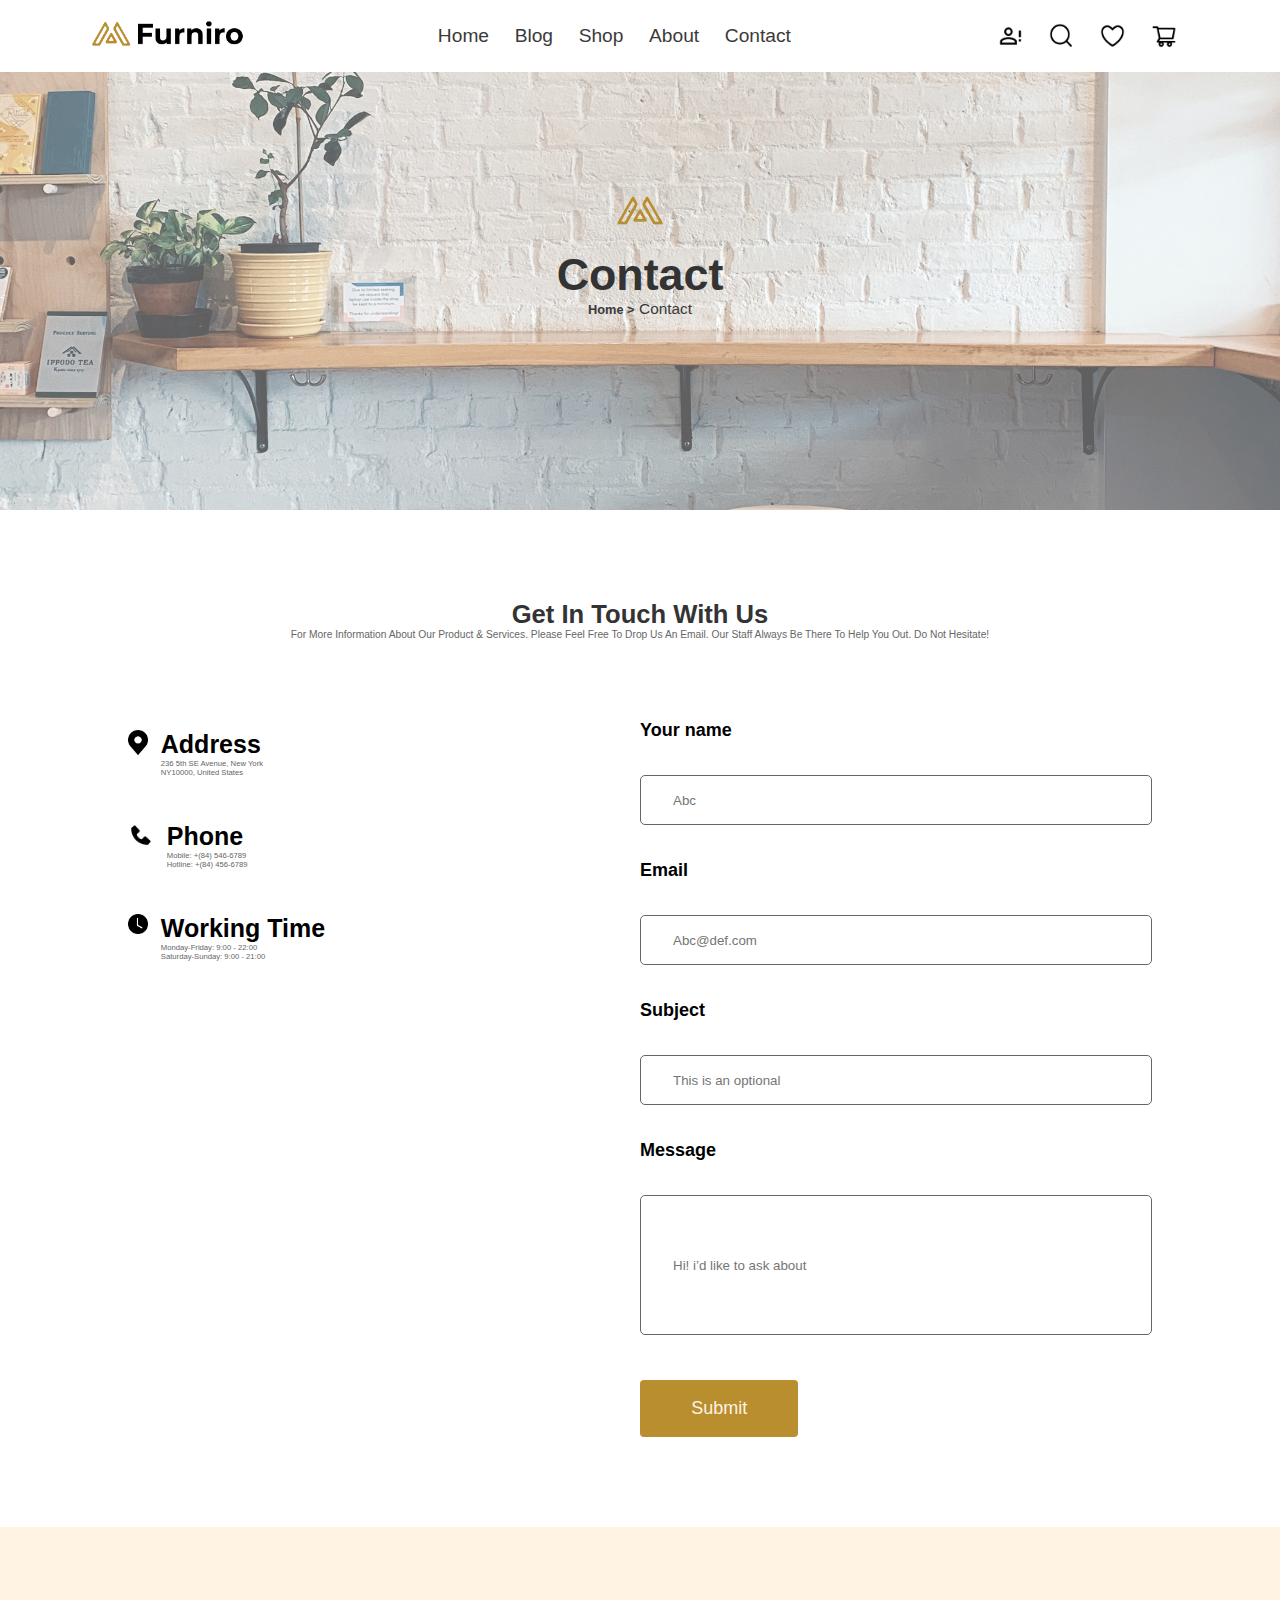
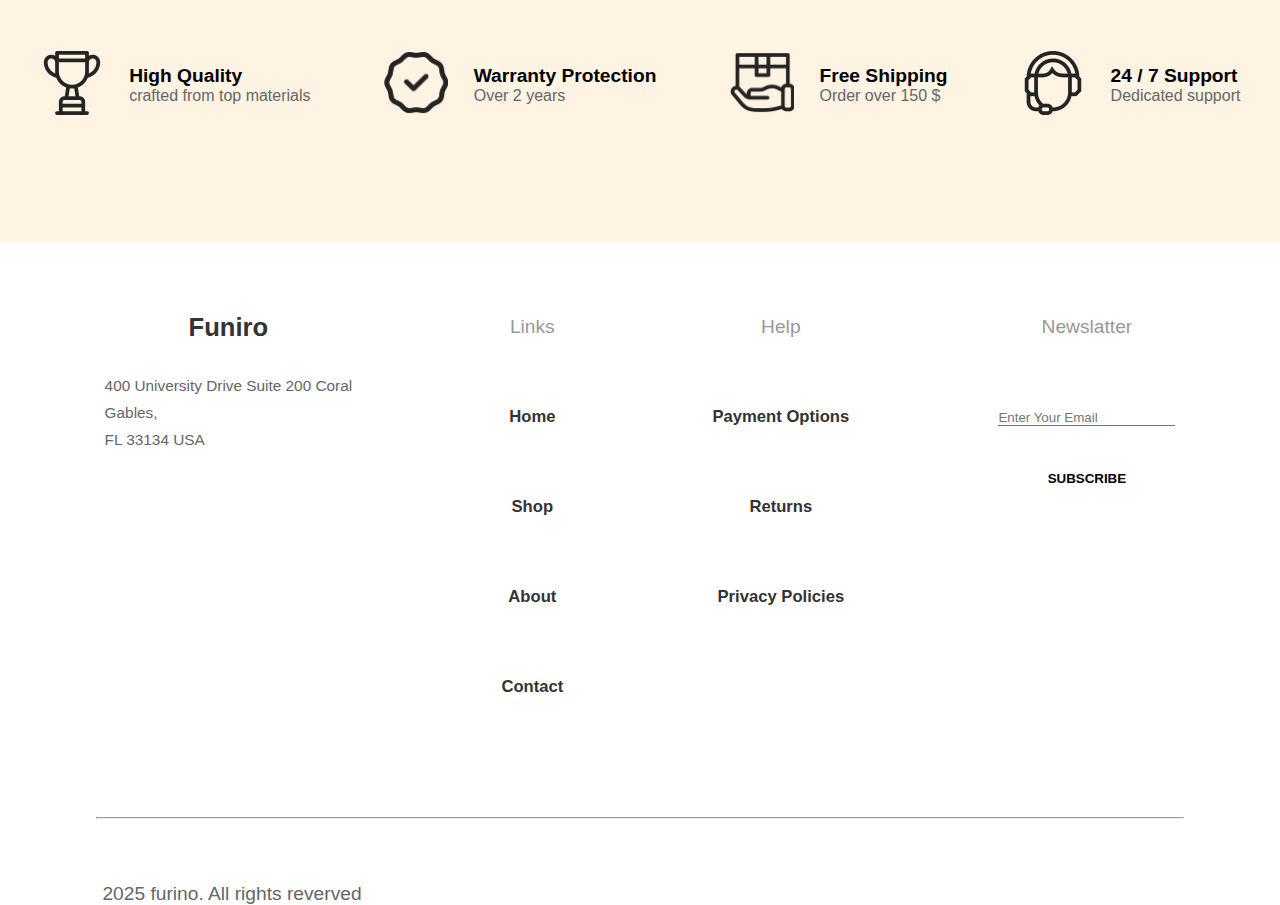
<file: HTML-CSS/Assingment-1/contact.html>
<!DOCTYPE html>
<html lang="en">

<head>
    <meta charset="UTF-8">
    <meta name="viewport" content="width=device-width, initial-scale=1.0">
    <link rel="stylesheet" href="https://cdnjs.cloudflare.com/ajax/libs/font-awesome/6.7.2/css/all.min.css"
    integrity="sha512-Evv84Mr4kqVGRNSgIGL/F/aIDqQb7xQ2vcrdIwxfjThSH8CSR7PBEakCr51Ck+w+/U6swU2Im1vVX0SVk9ABhg=="
    crossorigin="anonymous" referrerpolicy="no-referrer" />
    <link rel="stylesheet" href="./css/contact.css">
    <title>Contact</title>
</head>

<body>
    <!-- === Header Section === -->
    <header class="header-area">
        <div class="header-container">
            <div class="logo">
                <img src="./image/logo.png" alt="Furniro" width="150px">
            </div>
            <nav class="navbar">
                <ul>
                    <li class="hideOnMobile"><a href="index.html">Home</a></li>
                    <li class="hideOnMobile"><a href="blog.html">Blog</a></li>
                    <li class="hideOnMobile"><a href="shop.html">Shop</a></li>
                    <li class="hideOnMobile"><a href="about.html">About</a></li>
                    <li class="hideOnMobile"><a href="contact.html">Contact</a></li>
                    <li onclick="sidemenu" class="bars"><a href="#"><i class="fa fa-bars"></i></a></li>
                </ul>
            </nav>
            <div class="header-rightside-icon">
                <div class="h-r-icons">
                    <div><img src="./image/account-icon.png" alt="" width="30px"></div>
                    <div><img src="./image/search-icon.png" alt="" width="30px"></div>
                    <div><img src="./image/heart-icon.png" alt="" width="30px"></div>
                    <div><img src="./image/cart-icon.png" alt="" width="30px"></div>
                </div>
            </div>
        </div>
    </header>
    <!-- === Header Section END === -->
    <!-- =================================== -->
    <!-- === Hero Section === -->
    <section class="hero-area">
        <div class="hero-container">
            <div class="hero-inner-text-container">
                <div class="hero-heading">
                    <img src="./image/Meubel House_Logos-05.png" alt="logo">
                    <h2>Contact</h2>
                </div>
                <div class="hero-inner-text">
                    <div class="home-text">
                        <span> <a href="./index.html">Home ></a></span>
                        <span>Contact</span>
                    </div>
                </div>
            </div>
        </div>
    </section>
    <!-- === Hero Section END === -->
    <!-- =================================== -->
    <section class="contact-form-section">
        <div class="contac-form-heading">
            <h2>Get In Touch With Us</h2>
            <p>For More Information About Our Product & Services. Please Feel Free To Drop Us An Email. Our Staff Always Be There To Help You Out. Do Not Hesitate!</p>
        </div>
        <div class="contact-form-section-container">
            <div class="contact-address-area">
                <div class="contact-address-container">
                    <div class="address-icon">
                        <img src="./image/address-icon.png" alt="location" width="20px">
                    </div>
                    <div class="address-text">
                        <div class="address-heading">
                            <h4>Address</h4>
                        </div>
                        <div class="address-sub-text">
                            <p>236 5th SE Avenue, New York <br> NY10000, United States</p>
                        </div>
                    </div>
                </div>
                <div class="contact-address-container">
                    <div class="address-icon">
                        <img src="./image/phone-icon.png" alt="location" width="26px">
                    </div>
                    <div class="address-text">
                        <div class="address-heading">
                            <h4>Phone</h4>
                        </div>
                        <div class="address-sub-text">
                            <p>Mobile: +(84) 546-6789 <br>
                                Hotline: +(84) 456-6789</p>
                        </div>
                    </div>
                </div>
                <div class="contact-address-container">
                    <div class="address-icon">
                        <img src="./image/clock-icon.png" alt="location" width="20px">
                    </div>
                    <div class="address-text">
                        <div class="address-heading">
                            <h4>Working Time</h4>
                        </div>
                        <div class="address-sub-text">
                            <p>Monday-Friday: 9:00 - 22:00 <br>
                                Saturday-Sunday: 9:00 - 21:00</p>
                        </div>
                    </div>
                </div>
            </div>
            <div class="contact-form-area">
                <form action="" class="contact-form">
                    <label for="name">Your name</label>
                    <input type="text" id="name" name="Name" placeholder="Abc">
                    <label for="mail">Email</label>
                    <input type="email" id="mail" name="Email" placeholder="Abc@def.com">
                    <label for="sub">Subject</label>
                    <input type="text" id="sub" name="Subject" placeholder="This is an optional">
                    <label for="message">Message</label>
                    <input type="text" id="message" name="Message" placeholder="Hi! i’d like to ask about">
                    <button type="submit" class="sub-btn">Submit</button>
                </form>
            </div>
        </div>
    </section>
    <!-- =================================== -->
    <!-- === service section === -->
    <section class="service-area">
        <div class="service-container">
            <div class="service-item">
                <div class="service-img">
                    <img src="./image/trophy.png" alt="">
                </div>
                <div class="service-text">
                    <h4>High Quality</h4>
                    <p>crafted from top materials</p>
                </div>
            </div>
            <div class="service-item">
                <div class="service-img">
                    <img src="./image/guarantee.png" alt="">
                </div>
                <div class="service-text">
                    <h4>Warranty Protection</h4>
                    <p>Over 2 years</p>
                </div>
            </div>
            <div class="service-item">
                <div class="service-img">
                    <img src="./image/shipping.png" alt="">
                </div>
                <div class="service-text">
                    <h4>Free Shipping</h4>
                    <p>Order over 150 $</p>
                </div>
            </div>
            <div class="service-item">
                <div class="service-img">
                    <img src="./image/customer-support.png" alt="">
                </div>
                <div class="service-text">
                    <h4>24 / 7 Support</h4>
                    <p>Dedicated support</p>
                </div>
            </div>

        </div>
    </section>
    <!-- === service section END === -->
    <!-- =================================== -->
    <!-- === Footer === -->
    <footer class="footer-area">
        <div class="footer-container">
            <div class="f-address-container">
                <div class="f-brand-title">
                    <h2>Funiro</h2>
                </div>
                <div class="f-address">
                    <p>400 University Drive Suite 200 Coral
                        <br>Gables,
                        <br>FL 33134 USA
                    </p>
                </div>
            </div>
            <div class="f-links">
                <div class="f-all-title">
                    <h2>Links</h2>
                </div>
                <div class="f-list">
                    <ul>
                        <li><a href="./index.html">Home</a></li>
                        <li><a href="./shop.html">Shop</a></li>
                        <li><a href="./about.html">About</a></li>
                        <li><a href="./contact.html">Contact</a></li>
                    </ul>
                </div>
            </div>
            <div class="f-help">
                <div class="f-all-title">
                    <h2>Help</h2>
                </div>
                <div class="f-list">
                    <ul>
                        <li><a href="#">Payment Options</a></li>
                        <li><a href="#">Returns</a></li>
                        <li><a href="#">Privacy Policies</a></li>
                    </ul>
                </div>
            </div>
            <div class="newslatter">
                <div class="f-all-title">
                    <h2>Newslatter</h2>
                </div>
                <form action="">
                    <input type="email" name="email" placeholder="Enter Your Email" id="email">
                    <button class="f-email-sub-btn">SUBSCRIBE</button>
                </form>
            </div>
        </div>
        <hr>
        <div class="all-rights-reverved">
            <p>2025 furino. All rights reverved</p>
        </div>
    </footer>
    <!-- === Footer END === -->
    <!-- =================================== -->
</body>

</html>
</file>
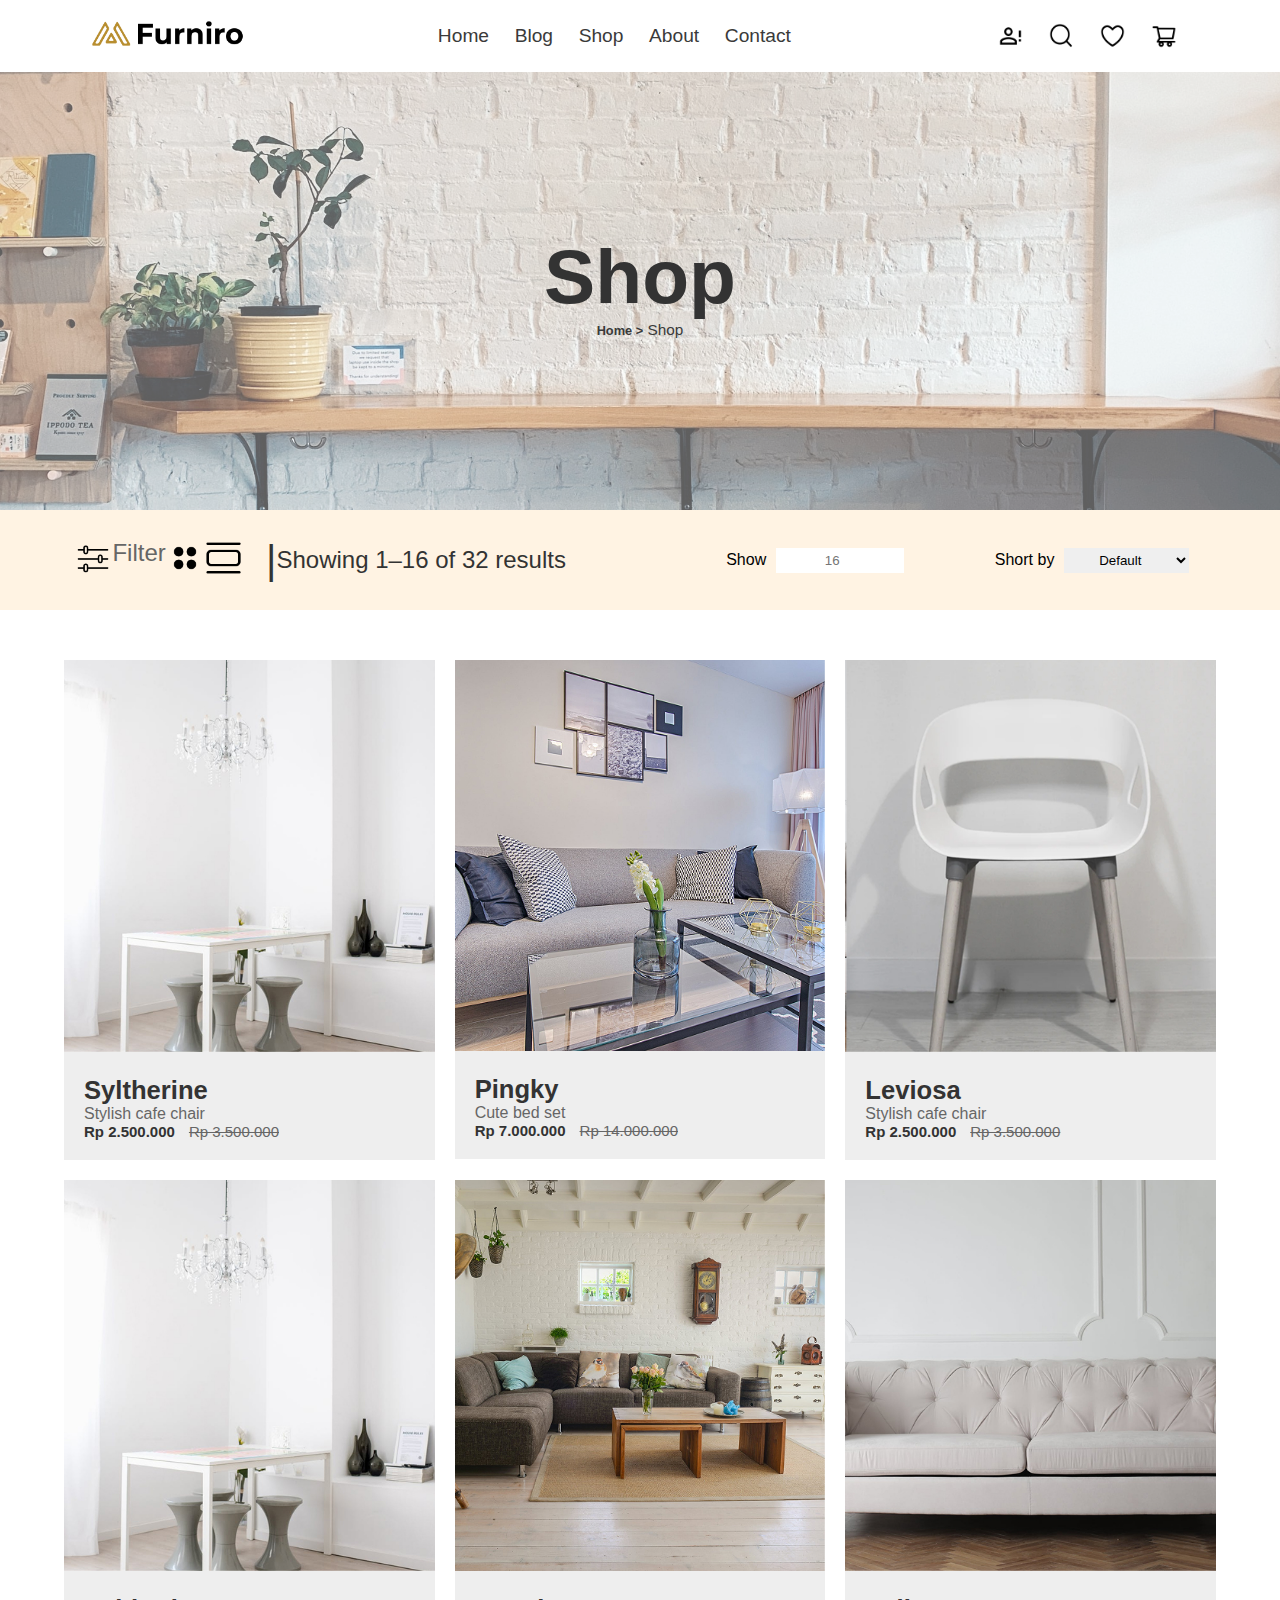
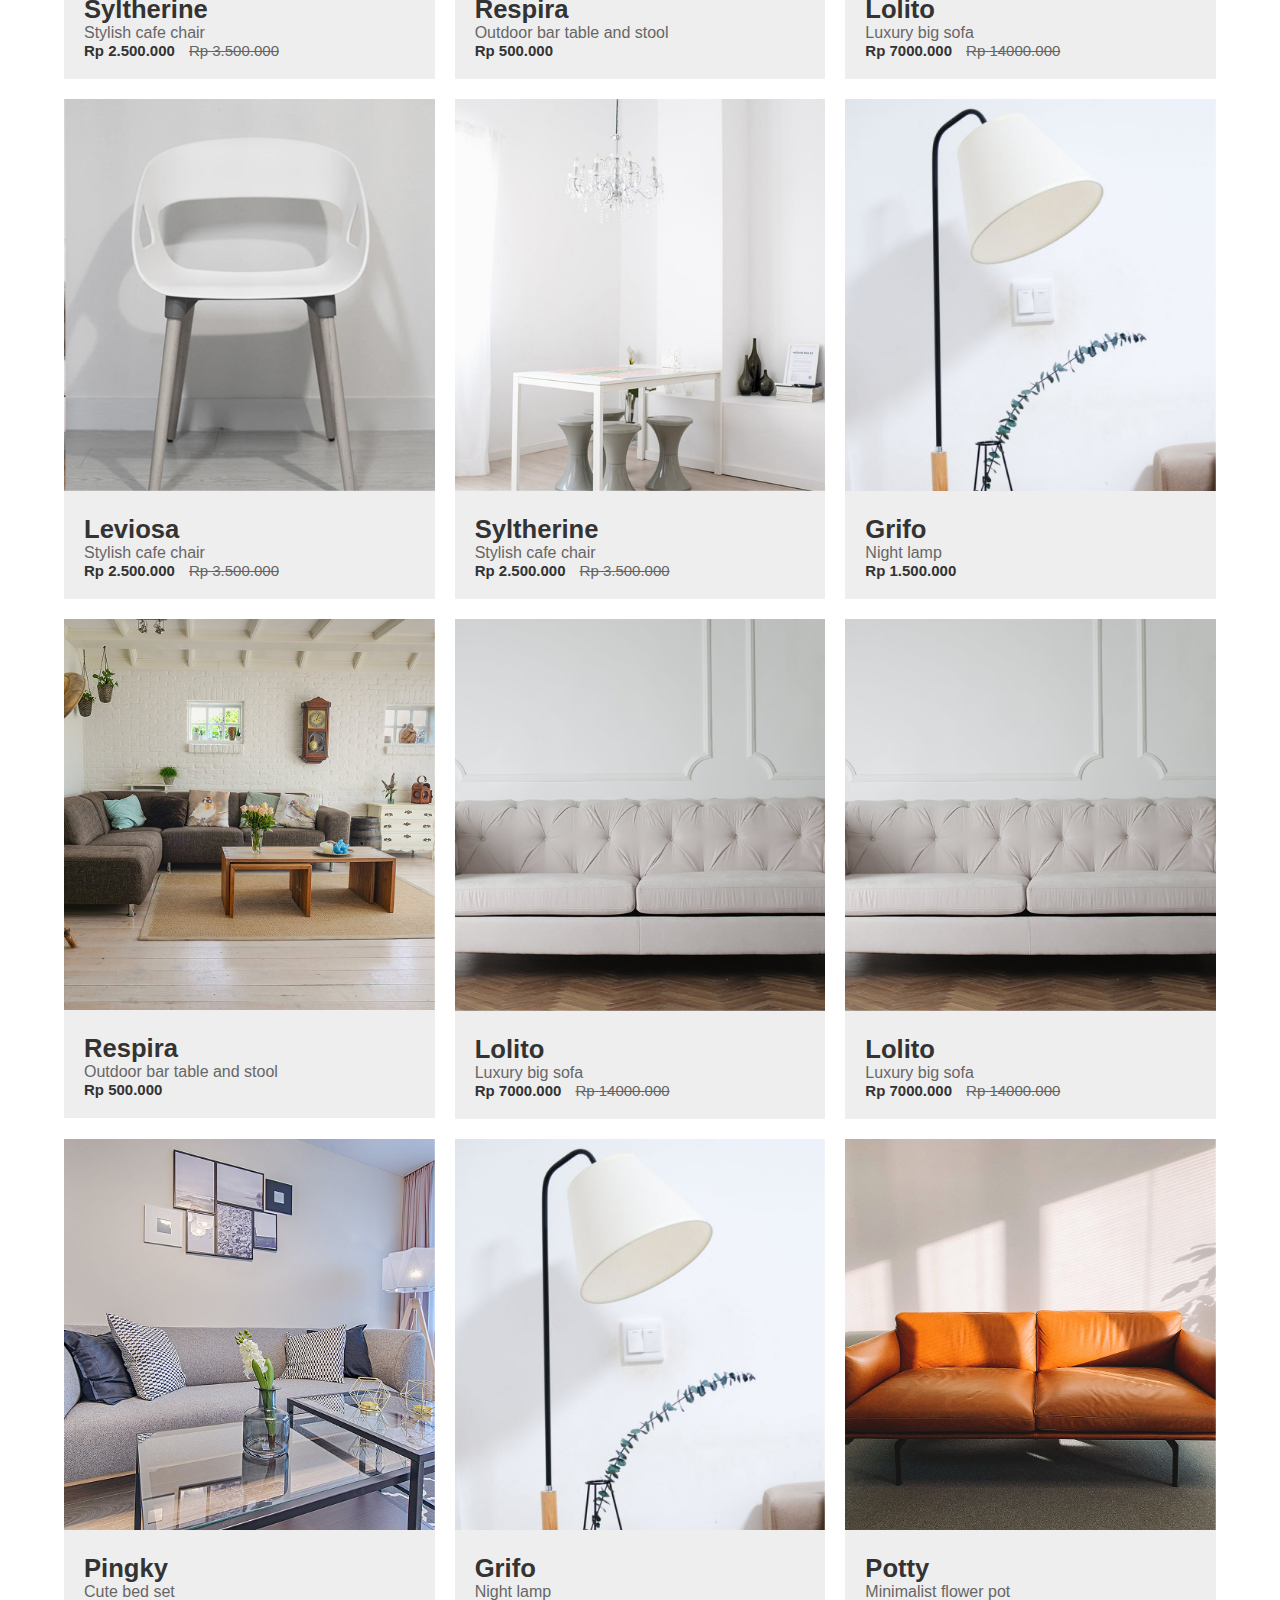
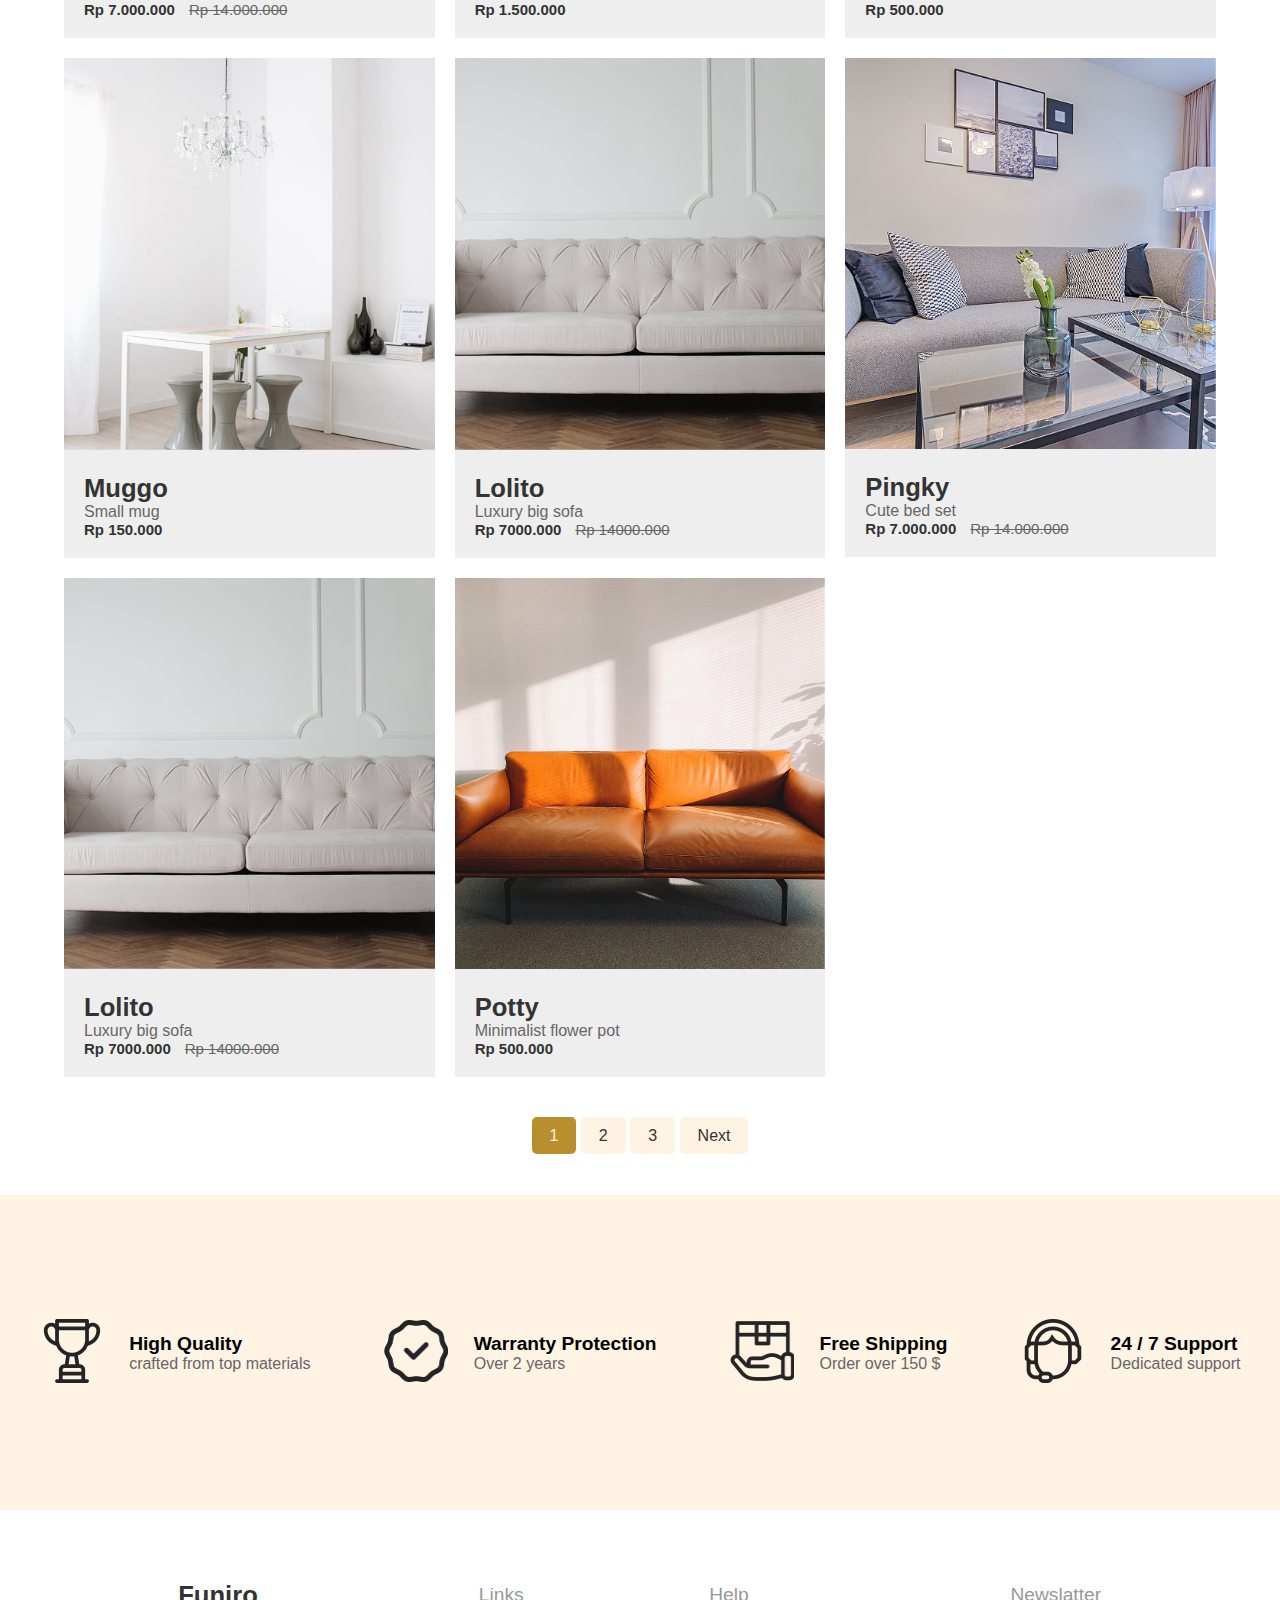
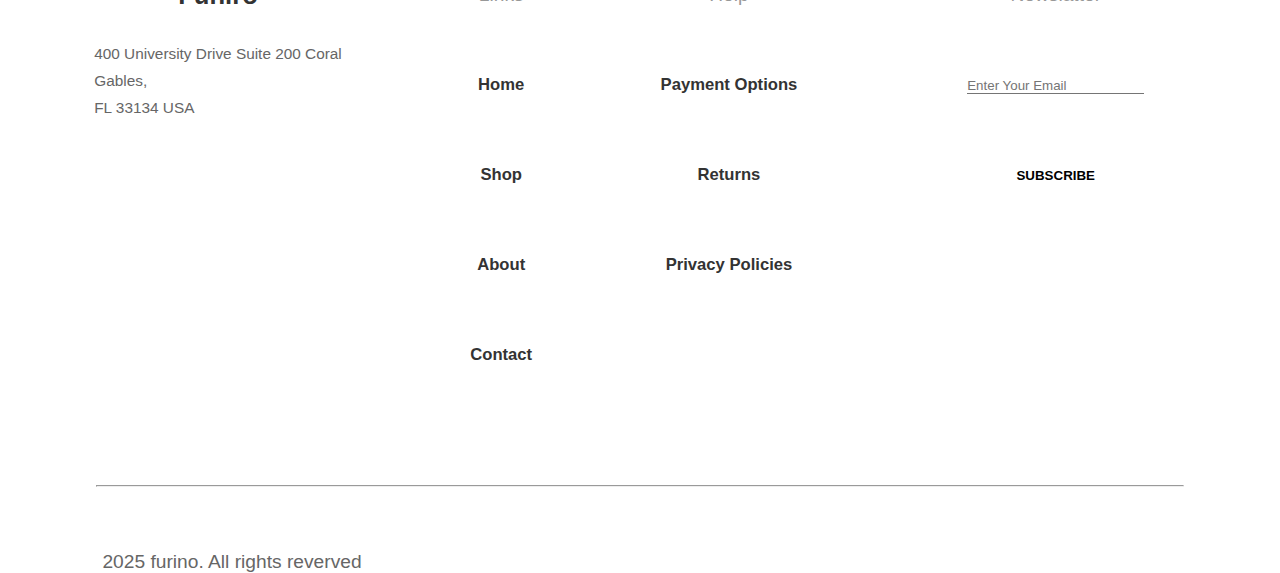
<file: HTML-CSS/Assingment-1/shop.html>
<!DOCTYPE html>
<html lang="en">

<head>
    <meta charset="UTF-8">
    <meta name="viewport" content="width=device-width, initial-scale=1.0">
    <link rel="stylesheet" href="https://cdnjs.cloudflare.com/ajax/libs/font-awesome/6.7.2/css/all.min.css"
        integrity="sha512-Evv84Mr4kqVGRNSgIGL/F/aIDqQb7xQ2vcrdIwxfjThSH8CSR7PBEakCr51Ck+w+/U6swU2Im1vVX0SVk9ABhg=="
        crossorigin="anonymous" referrerpolicy="no-referrer" />
    <link rel="stylesheet" href="./css/shop.css">
    <title>Furniro-Shop</title>
</head>

<body>
    <!-- === Header Section === -->
    <header class="header-area">
        <div class="header-container">
            <div class="logo">
                <img src="./image/logo.png" alt="Furniro" width="150px">
            </div>
            <nav class="navbar">
                <ul>
                    <li class="hideOnMobile"><a href="index.html">Home</a></li>
                    <li class="hideOnMobile"><a href="blog.html">Blog</a></li>
                    <li class="hideOnMobile"><a href="shop.html">Shop</a></li>
                    <li class="hideOnMobile"><a href="about.html">About</a></li>
                    <li class="hideOnMobile"><a href="contact.html">Contact</a></li>
                    <li onclick="sidemenu" class="bars"><a href="#"><i class="fa fa-bars"></i></a></li>
                </ul>
            </nav>
            <div class="header-rightside-icon">
                <div class="h-r-icons">
                    <div><img src="./image/account-icon.png" alt="" width="30px"></div>
                    <div><img src="./image/search-icon.png" alt="" width="30px"></div>
                    <div><img src="./image/heart-icon.png" alt="" width="30px"></div>
                    <div><img src="./image/cart-icon.png" alt="" width="30px"></div>
                </div>
            </div>
        </div>
    </header>
    <!-- === Header Section END === -->

    <!-- =================================== -->

    <!-- === Hero Section === -->
    <section class="hero-area">
        <div class="hero-container">
            <div class="hero-inner-text-container">
                <div class="hero-heading">
                    <h2>Shop</h2>
                </div>
                <div class="hero-inner-text">
                    <div class="home-text">
                        <span> <a href="./index.html">Home ></a> </span>
                        <span>Shop</span>
                    </div>
                </div>
            </div>
        </div>
    </section>
    <!-- === Hero Section END === -->

    <!-- =================================== -->
    <section class="filter-area">
        <div class="filter-section-container">
            <div class="filter-left-side">
                <div class="filter-left-icons">
                    <div class="all-filter-icon filter-icon">
                        <img src="./image/system-uicons-filtering.png" alt="">
                    </div>
                    <div class="filter-name">
                        <p>Filter</p>
                    </div>
                    <div class="all-filter-icon four-dots">
                        <img src="./image/ci_grid-big-round.png" alt="">
                    </div>
                    <div class="all-filter-icon view-list">
                        <img src="./image/view-list.png" alt="">
                    </div>
                </div>
                <div class="f-devider">
                    <p>|</p>
                </div>
                <div class="filter-details">
                    <p>Showing 1–16 of 32 results</p>
                </div>
            </div>
            <div class="filter-right-side">
                <div class="filter-show">
                    <form action="">
                        <label for="list">Show</label>
                        <input type="number" name="list" id="list" placeholder="16">
                    </form>
                </div>
                <div class="filter-short-by">
                    <form action="">
                        <label for="cars">Short by </label>
                        <select name="s-list" id="s-list">
                            <option value="">Default</option>
                            <option value="">Top Rated</option>
                            <option value="">Low to High Price</option>
                            <option value="">High to low Price</option>
                        </select>
                    </form>

                </div>
            </div>
        </div>
    </section>
    <!-- =================================== -->


    <!-- === our product === -->
    <section class="our-product-area">

        <div class="our-product-container">
            <div class="o-product-card">
                <div class="o-p-img">
                    <img src="./image/our-product.jpg" alt="">
                </div>
                <div class="u-p-text">
                    <div class="o-p-name">
                        <h3>Syltherine</h3>
                    </div>
                    <div class="o-p-n-caption">
                        <p>Stylish cafe chair</p>
                    </div>
                    <div class="o-p-price">
                        <div class="o-p-main-price">
                            <h4>Rp 2.500.000</h4>
                        </div>
                        <div class="o-p-discoutn-price">
                            <p><del>Rp 3.500.000</del></p>
                        </div>
                    </div>
                </div>
                <div class="product-hover-area">
                    <div class="product-hover-container">
                        <div class="hover-cart">
                            <a href="./single-product.html">Add Cart</a>
                        </div>
                        <div class="hover-share-btn">
                            <div class="hover-share-btn-inner">
                                <div class="h-s-inner-icon">
                                    <img src="./image/share-icon.png" alt="" width="10px">
                                </div>
                                <div class="h-s-name">
                                    <a href="">Share</a>
                                </div>
                            </div>
                            <div class="hover-share-btn-inner">
                                <div class="h-s-inner-icon">
                                    <img src="./image/compare-icon.png" alt="" width="10px">
                                </div>
                                <div class="h-s-name">
                                    <a href="">Compare</a>
                                </div>
                            </div>
                            <div class="hover-share-btn-inner">
                                <div class="h-s-inner-icon">
                                    <img src="./image/love-icon.png" alt="" width="10px">
                                </div>
                                <div class="h-s-name">
                                    <a href="">Love</a>
                                </div>
                            </div>
                        </div>
                    </div>
                </div>
            </div>
            <div class="o-product-card">
                <div class="o-p-img">
                    <img src="./image/our-product-7.jpg" alt="">
                </div>
                <div class="u-p-text">
                    <div class="o-p-name">
                        <h3>Pingky</h3>
                    </div>
                    <div class="o-p-n-caption">
                        <p>Cute bed set</p>
                    </div>
                    <div class="o-p-price">
                        <div class="o-p-main-price">
                            <h4>Rp 7.000.000</h4>
                        </div>
                        <div class="o-p-discoutn-price">
                            <p><del>Rp 14.000.000</del></p>
                        </div>
                    </div>
                </div>
                <div class="product-hover-area">
                    <div class="product-hover-container">
                        <div class="hover-cart">
                            <a href="./single-product.html">Add Cart</a>
                        </div>
                        <div class="hover-share-btn">
                            <div class="hover-share-btn-inner">
                                <div class="h-s-inner-icon">
                                    <img src="./image/share-icon.png" alt="" width="10px">
                                </div>
                                <div class="h-s-name">
                                    <a href="">Share</a>
                                </div>
                            </div>
                            <div class="hover-share-btn-inner">
                                <div class="h-s-inner-icon">
                                    <img src="./image/compare-icon.png" alt="" width="10px">
                                </div>
                                <div class="h-s-name">
                                    <a href="">Compare</a>
                                </div>
                            </div>
                            <div class="hover-share-btn-inner">
                                <div class="h-s-inner-icon">
                                    <img src="./image/love-icon.png" alt="" width="10px">
                                </div>
                                <div class="h-s-name">
                                    <a href="">Love</a>
                                </div>
                            </div>
                        </div>
                    </div>
                </div>
            </div>
            <div class="o-product-card">
                <div class="o-p-img">
                    <img src="./image/our-product-2.jpg" alt="">
                </div>
                <div class="u-p-text">
                    <div class="o-p-name">
                        <h3>Leviosa</h3>
                    </div>
                    <div class="o-p-n-caption">
                        <p>Stylish cafe chair</p>
                    </div>
                    <div class="o-p-price">
                        <div class="o-p-main-price">
                            <h4>Rp 2.500.000</h4>
                        </div>
                        <div class="o-p-discoutn-price">
                            <p><del>Rp 3.500.000</del></p>
                        </div>
                    </div>
                </div>
                <div class="product-hover-area">
                    <div class="product-hover-container">
                        <div class="hover-cart">
                            <a href="./single-product.html">Add Cart</a>
                        </div>
                        <div class="hover-share-btn">
                            <div class="hover-share-btn-inner">
                                <div class="h-s-inner-icon">
                                    <img src="./image/share-icon.png" alt="" width="10px">
                                </div>
                                <div class="h-s-name">
                                    <a href="">Share</a>
                                </div>
                            </div>
                            <div class="hover-share-btn-inner">
                                <div class="h-s-inner-icon">
                                    <img src="./image/compare-icon.png" alt="" width="10px">
                                </div>
                                <div class="h-s-name">
                                    <a href="">Compare</a>
                                </div>
                            </div>
                            <div class="hover-share-btn-inner">
                                <div class="h-s-inner-icon">
                                    <img src="./image/love-icon.png" alt="" width="10px">
                                </div>
                                <div class="h-s-name">
                                    <a href="">Love</a>
                                </div>
                            </div>
                        </div>
                    </div>
                </div>
            </div>
            <div class="o-product-card">
                <div class="o-p-img">
                    <img src="./image/our-product.jpg" alt="">
                </div>
                <div class="u-p-text">
                    <div class="o-p-name">
                        <h3>Syltherine</h3>
                    </div>
                    <div class="o-p-n-caption">
                        <p>Stylish cafe chair</p>
                    </div>
                    <div class="o-p-price">
                        <div class="o-p-main-price">
                            <h4>Rp 2.500.000</h4>
                        </div>
                        <div class="o-p-discoutn-price">
                            <p><del>Rp 3.500.000</del></p>
                        </div>
                    </div>
                </div>
                <div class="product-hover-area">
                    <div class="product-hover-container">
                        <div class="hover-cart">
                            <a href="./single-product.html">Add Cart</a>
                        </div>
                        <div class="hover-share-btn">
                            <div class="hover-share-btn-inner">
                                <div class="h-s-inner-icon">
                                    <img src="./image/share-icon.png" alt="" width="10px">
                                </div>
                                <div class="h-s-name">
                                    <a href="">Share</a>
                                </div>
                            </div>
                            <div class="hover-share-btn-inner">
                                <div class="h-s-inner-icon">
                                    <img src="./image/compare-icon.png" alt="" width="10px">
                                </div>
                                <div class="h-s-name">
                                    <a href="">Compare</a>
                                </div>
                            </div>
                            <div class="hover-share-btn-inner">
                                <div class="h-s-inner-icon">
                                    <img src="./image/love-icon.png" alt="" width="10px">
                                </div>
                                <div class="h-s-name">
                                    <a href="">Love</a>
                                </div>
                            </div>
                        </div>
                    </div>
                </div>
            </div>
            <div class="o-product-card">
                <div class="o-p-img">
                    <img src="./image/our-product-4.jpg" alt="">
                </div>
                <div class="u-p-text">
                    <div class="o-p-name">
                        <h3>Respira</h3>
                    </div>
                    <div class="o-p-n-caption">
                        <p>Outdoor bar table and stool</p>
                    </div>
                    <div class="o-p-price">
                        <div class="o-p-main-price">
                            <h4>Rp 500.000</h4>
                        </div>

                    </div>
                </div>
                <div class="product-hover-area">
                    <div class="product-hover-container">
                        <div class="hover-cart">
                            <a href="./single-product.html">Add Cart</a>
                        </div>
                        <div class="hover-share-btn">
                            <div class="hover-share-btn-inner">
                                <div class="h-s-inner-icon">
                                    <img src="./image/share-icon.png" alt="" width="10px">
                                </div>
                                <div class="h-s-name">
                                    <a href="">Share</a>
                                </div>
                            </div>
                            <div class="hover-share-btn-inner">
                                <div class="h-s-inner-icon">
                                    <img src="./image/compare-icon.png" alt="" width="10px">
                                </div>
                                <div class="h-s-name">
                                    <a href="">Compare</a>
                                </div>
                            </div>
                            <div class="hover-share-btn-inner">
                                <div class="h-s-inner-icon">
                                    <img src="./image/love-icon.png" alt="" width="10px">
                                </div>
                                <div class="h-s-name">
                                    <a href="">Love</a>
                                </div>
                            </div>
                        </div>
                    </div>
                </div>
            </div>
            <div class="o-product-card">
                <div class="o-p-img">
                    <img src="./image/our-product-3.jpg" alt="">
                </div>
                <div class="u-p-text">
                    <div class="o-p-name">
                        <h3>Lolito</h3>
                    </div>
                    <div class="o-p-n-caption">
                        <p>Luxury big sofa</p>
                    </div>
                    <div class="o-p-price">
                        <div class="o-p-main-price">
                            <h4>Rp 7000.000</h4>
                        </div>
                        <div class="o-p-discoutn-price">
                            <p><del>Rp 14000.000</del></p>
                        </div>
                    </div>
                </div>
                <div class="product-hover-area">
                    <div class="product-hover-container">
                        <div class="hover-cart">
                            <a href="./single-product.html">Add Cart</a>
                        </div>
                        <div class="hover-share-btn">
                            <div class="hover-share-btn-inner">
                                <div class="h-s-inner-icon">
                                    <img src="./image/share-icon.png" alt="" width="10px">
                                </div>
                                <div class="h-s-name">
                                    <a href="">Share</a>
                                </div>
                            </div>
                            <div class="hover-share-btn-inner">
                                <div class="h-s-inner-icon">
                                    <img src="./image/compare-icon.png" alt="" width="10px">
                                </div>
                                <div class="h-s-name">
                                    <a href="">Compare</a>
                                </div>
                            </div>
                            <div class="hover-share-btn-inner">
                                <div class="h-s-inner-icon">
                                    <img src="./image/love-icon.png" alt="" width="10px">
                                </div>
                                <div class="h-s-name">
                                    <a href="">Love</a>
                                </div>
                            </div>
                        </div>
                    </div>
                </div>
            </div>
            <div class="o-product-card">
                <div class="o-p-img">
                    <img src="./image/our-product-2.jpg" alt="">
                </div>
                <div class="u-p-text">
                    <div class="o-p-name">
                        <h3>Leviosa</h3>
                    </div>
                    <div class="o-p-n-caption">
                        <p>Stylish cafe chair</p>
                    </div>
                    <div class="o-p-price">
                        <div class="o-p-main-price">
                            <h4>Rp 2.500.000</h4>
                        </div>
                        <div class="o-p-discoutn-price">
                            <p><del>Rp 3.500.000</del></p>
                        </div>
                    </div>
                </div>
                <div class="product-hover-area">
                    <div class="product-hover-container">
                        <div class="hover-cart">
                            <a href="./single-product.html">Add Cart</a>
                        </div>
                        <div class="hover-share-btn">
                            <div class="hover-share-btn-inner">
                                <div class="h-s-inner-icon">
                                    <img src="./image/share-icon.png" alt="" width="10px">
                                </div>
                                <div class="h-s-name">
                                    <a href="">Share</a>
                                </div>
                            </div>
                            <div class="hover-share-btn-inner">
                                <div class="h-s-inner-icon">
                                    <img src="./image/compare-icon.png" alt="" width="10px">
                                </div>
                                <div class="h-s-name">
                                    <a href="">Compare</a>
                                </div>
                            </div>
                            <div class="hover-share-btn-inner">
                                <div class="h-s-inner-icon">
                                    <img src="./image/love-icon.png" alt="" width="10px">
                                </div>
                                <div class="h-s-name">
                                    <a href="">Love</a>
                                </div>
                            </div>
                        </div>
                    </div>
                </div>
            </div>
            <div class="o-product-card">
                <div class="o-p-img">
                    <img src="./image/our-product.jpg" alt="">
                </div>
                <div class="u-p-text">
                    <div class="o-p-name">
                        <h3>Syltherine</h3>
                    </div>
                    <div class="o-p-n-caption">
                        <p>Stylish cafe chair</p>
                    </div>
                    <div class="o-p-price">
                        <div class="o-p-main-price">
                            <h4>Rp 2.500.000</h4>
                        </div>
                        <div class="o-p-discoutn-price">
                            <p><del>Rp 3.500.000</del></p>
                        </div>
                    </div>
                </div>
                <div class="product-hover-area">
                    <div class="product-hover-container">
                        <div class="hover-cart">
                            <a href="#">Add Cart</a>
                        </div>
                        <div class="hover-share-btn">
                            <div class="hover-share-btn-inner">
                                <div class="h-s-inner-icon">
                                    <img src="./image/share-icon.png" alt="" width="10px">
                                </div>
                                <div class="h-s-name">
                                    <a href="">Share</a>
                                </div>
                            </div>
                            <div class="hover-share-btn-inner">
                                <div class="h-s-inner-icon">
                                    <img src="./image/compare-icon.png" alt="" width="10px">
                                </div>
                                <div class="h-s-name">
                                    <a href="">Compare</a>
                                </div>
                            </div>
                            <div class="hover-share-btn-inner">
                                <div class="h-s-inner-icon">
                                    <img src="./image/love-icon.png" alt="" width="10px">
                                </div>
                                <div class="h-s-name">
                                    <a href="">Love</a>
                                </div>
                            </div>
                        </div>
                    </div>
                </div>
            </div>
            <div class="o-product-card">
                <div class="o-p-img">
                    <img src="./image/our-product-5.jpg" alt="">
                </div>
                <div class="u-p-text">
                    <div class="o-p-name">
                        <h3>Grifo</h3>
                    </div>
                    <div class="o-p-n-caption">
                        <p>Night lamp</p>
                    </div>
                    <div class="o-p-price">
                        <div class="o-p-main-price">
                            <h4>Rp 1.500.000</h4>
                        </div>

                    </div>
                </div>
                <div class="product-hover-area">
                    <div class="product-hover-container">
                        <div class="hover-cart">
                            <a href="#">Add Cart</a>
                        </div>
                        <div class="hover-share-btn">
                            <div class="hover-share-btn-inner">
                                <div class="h-s-inner-icon">
                                    <img src="./image/share-icon.png" alt="" width="10px">
                                </div>
                                <div class="h-s-name">
                                    <a href="">Share</a>
                                </div>
                            </div>
                            <div class="hover-share-btn-inner">
                                <div class="h-s-inner-icon">
                                    <img src="./image/compare-icon.png" alt="" width="10px">
                                </div>
                                <div class="h-s-name">
                                    <a href="">Compare</a>
                                </div>
                            </div>
                            <div class="hover-share-btn-inner">
                                <div class="h-s-inner-icon">
                                    <img src="./image/love-icon.png" alt="" width="10px">
                                </div>
                                <div class="h-s-name">
                                    <a href="">Love</a>
                                </div>
                            </div>
                        </div>
                    </div>
                </div>
            </div>
            <div class="o-product-card">
                <div class="o-p-img">
                    <img src="./image/our-product-4.jpg" alt="">
                </div>
                <div class="u-p-text">
                    <div class="o-p-name">
                        <h3>Respira</h3>
                    </div>
                    <div class="o-p-n-caption">
                        <p>Outdoor bar table and stool</p>
                    </div>
                    <div class="o-p-price">
                        <div class="o-p-main-price">
                            <h4>Rp 500.000</h4>
                        </div>

                    </div>
                </div>
                <div class="product-hover-area">
                    <div class="product-hover-container">
                        <div class="hover-cart">
                            <a href="#">Add Cart</a>
                        </div>
                        <div class="hover-share-btn">
                            <div class="hover-share-btn-inner">
                                <div class="h-s-inner-icon">
                                    <img src="./image/share-icon.png" alt="" width="10px">
                                </div>
                                <div class="h-s-name">
                                    <a href="">Share</a>
                                </div>
                            </div>
                            <div class="hover-share-btn-inner">
                                <div class="h-s-inner-icon">
                                    <img src="./image/compare-icon.png" alt="" width="10px">
                                </div>
                                <div class="h-s-name">
                                    <a href="">Compare</a>
                                </div>
                            </div>
                            <div class="hover-share-btn-inner">
                                <div class="h-s-inner-icon">
                                    <img src="./image/love-icon.png" alt="" width="10px">
                                </div>
                                <div class="h-s-name">
                                    <a href="">Love</a>
                                </div>
                            </div>
                        </div>
                    </div>
                </div>
            </div>
            <div class="o-product-card">
                <div class="o-p-img">
                    <img src="./image/our-product-3.jpg" alt="">
                </div>
                <div class="u-p-text">
                    <div class="o-p-name">
                        <h3>Lolito</h3>
                    </div>
                    <div class="o-p-n-caption">
                        <p>Luxury big sofa</p>
                    </div>
                    <div class="o-p-price">
                        <div class="o-p-main-price">
                            <h4>Rp 7000.000</h4>
                        </div>
                        <div class="o-p-discoutn-price">
                            <p><del>Rp 14000.000</del></p>
                        </div>
                    </div>
                </div>
                <div class="product-hover-area">
                    <div class="product-hover-container">
                        <div class="hover-cart">
                            <a href="#">Add Cart</a>
                        </div>
                        <div class="hover-share-btn">
                            <div class="hover-share-btn-inner">
                                <div class="h-s-inner-icon">
                                    <img src="./image/share-icon.png" alt="" width="10px">
                                </div>
                                <div class="h-s-name">
                                    <a href="">Share</a>
                                </div>
                            </div>
                            <div class="hover-share-btn-inner">
                                <div class="h-s-inner-icon">
                                    <img src="./image/compare-icon.png" alt="" width="10px">
                                </div>
                                <div class="h-s-name">
                                    <a href="">Compare</a>
                                </div>
                            </div>
                            <div class="hover-share-btn-inner">
                                <div class="h-s-inner-icon">
                                    <img src="./image/love-icon.png" alt="" width="10px">
                                </div>
                                <div class="h-s-name">
                                    <a href="">Love</a>
                                </div>
                            </div>
                        </div>
                    </div>
                </div>
            </div>
            <div class="o-product-card">
                <div class="o-p-img">
                    <img src="./image/our-product-3.jpg" alt="">
                </div>
                <div class="u-p-text">
                    <div class="o-p-name">
                        <h3>Lolito</h3>
                    </div>
                    <div class="o-p-n-caption">
                        <p>Luxury big sofa</p>
                    </div>
                    <div class="o-p-price">
                        <div class="o-p-main-price">
                            <h4>Rp 7000.000</h4>
                        </div>
                        <div class="o-p-discoutn-price">
                            <p><del>Rp 14000.000</del></p>
                        </div>
                    </div>
                </div>
                <div class="product-hover-area">
                    <div class="product-hover-container">
                        <div class="hover-cart">
                            <a href="#">Add Cart</a>
                        </div>
                        <div class="hover-share-btn">
                            <div class="hover-share-btn-inner">
                                <div class="h-s-inner-icon">
                                    <img src="./image/share-icon.png" alt="" width="10px">
                                </div>
                                <div class="h-s-name">
                                    <a href="">Share</a>
                                </div>
                            </div>
                            <div class="hover-share-btn-inner">
                                <div class="h-s-inner-icon">
                                    <img src="./image/compare-icon.png" alt="" width="10px">
                                </div>
                                <div class="h-s-name">
                                    <a href="">Compare</a>
                                </div>
                            </div>
                            <div class="hover-share-btn-inner">
                                <div class="h-s-inner-icon">
                                    <img src="./image/love-icon.png" alt="" width="10px">
                                </div>
                                <div class="h-s-name">
                                    <a href="">Love</a>
                                </div>
                            </div>
                        </div>
                    </div>
                </div>
            </div>
            <div class="o-product-card">
                <div class="o-p-img">
                    <img src="./image/our-product-7.jpg" alt="">
                </div>
                <div class="u-p-text">
                    <div class="o-p-name">
                        <h3>Pingky</h3>
                    </div>
                    <div class="o-p-n-caption">
                        <p>Cute bed set</p>
                    </div>
                    <div class="o-p-price">
                        <div class="o-p-main-price">
                            <h4>Rp 7.000.000</h4>
                        </div>
                        <div class="o-p-discoutn-price">
                            <p><del>Rp 14.000.000</del></p>
                        </div>
                    </div>
                </div>
                <div class="product-hover-area">
                    <div class="product-hover-container">
                        <div class="hover-cart">
                            <a href="#">Add Cart</a>
                        </div>
                        <div class="hover-share-btn">
                            <div class="hover-share-btn-inner">
                                <div class="h-s-inner-icon">
                                    <img src="./image/share-icon.png" alt="" width="10px">
                                </div>
                                <div class="h-s-name">
                                    <a href="">Share</a>
                                </div>
                            </div>
                            <div class="hover-share-btn-inner">
                                <div class="h-s-inner-icon">
                                    <img src="./image/compare-icon.png" alt="" width="10px">
                                </div>
                                <div class="h-s-name">
                                    <a href="">Compare</a>
                                </div>
                            </div>
                            <div class="hover-share-btn-inner">
                                <div class="h-s-inner-icon">
                                    <img src="./image/love-icon.png" alt="" width="10px">
                                </div>
                                <div class="h-s-name">
                                    <a href="">Love</a>
                                </div>
                            </div>
                        </div>
                    </div>
                </div>
            </div>
            <div class="o-product-card">
                <div class="o-p-img">
                    <img src="./image/our-product-5.jpg" alt="">
                </div>
                <div class="u-p-text">
                    <div class="o-p-name">
                        <h3>Grifo</h3>
                    </div>
                    <div class="o-p-n-caption">
                        <p>Night lamp</p>
                    </div>
                    <div class="o-p-price">
                        <div class="o-p-main-price">
                            <h4>Rp 1.500.000</h4>
                        </div>

                    </div>
                </div>
                <div class="product-hover-area">
                    <div class="product-hover-container">
                        <div class="hover-cart">
                            <a href="#">Add Cart</a>
                        </div>
                        <div class="hover-share-btn">
                            <div class="hover-share-btn-inner">
                                <div class="h-s-inner-icon">
                                    <img src="./image/share-icon.png" alt="" width="10px">
                                </div>
                                <div class="h-s-name">
                                    <a href="">Share</a>
                                </div>
                            </div>
                            <div class="hover-share-btn-inner">
                                <div class="h-s-inner-icon">
                                    <img src="./image/compare-icon.png" alt="" width="10px">
                                </div>
                                <div class="h-s-name">
                                    <a href="">Compare</a>
                                </div>
                            </div>
                            <div class="hover-share-btn-inner">
                                <div class="h-s-inner-icon">
                                    <img src="./image/love-icon.png" alt="" width="10px">
                                </div>
                                <div class="h-s-name">
                                    <a href="">Love</a>
                                </div>
                            </div>
                        </div>
                    </div>
                </div>
            </div>
            <div class="o-product-card">
                <div class="o-p-img">
                    <img src="./image/our-product-8.jpg" alt="">
                </div>
                <div class="u-p-text">
                    <div class="o-p-name">
                        <h3>Potty</h3>
                    </div>
                    <div class="o-p-n-caption">
                        <p>Minimalist flower pot</p>
                    </div>
                    <div class="o-p-price">
                        <div class="o-p-main-price">
                            <h4>Rp 500.000</h4>
                        </div>

                    </div>
                </div>
                <div class="product-hover-area">
                    <div class="product-hover-container">
                        <div class="hover-cart">
                            <a href="#">Add Cart</a>
                        </div>
                        <div class="hover-share-btn">
                            <div class="hover-share-btn-inner">
                                <div class="h-s-inner-icon">
                                    <img src="./image/share-icon.png" alt="" width="10px">
                                </div>
                                <div class="h-s-name">
                                    <a href="">Share</a>
                                </div>
                            </div>
                            <div class="hover-share-btn-inner">
                                <div class="h-s-inner-icon">
                                    <img src="./image/compare-icon.png" alt="" width="10px">
                                </div>
                                <div class="h-s-name">
                                    <a href="">Compare</a>
                                </div>
                            </div>
                            <div class="hover-share-btn-inner">
                                <div class="h-s-inner-icon">
                                    <img src="./image/love-icon.png" alt="" width="10px">
                                </div>
                                <div class="h-s-name">
                                    <a href="">Love</a>
                                </div>
                            </div>
                        </div>
                    </div>
                </div>
            </div>
            <div class="o-product-card">
                <div class="o-p-img">
                    <img src="./image/our-product.jpg" alt="">
                </div>
                <div class="u-p-text">
                    <div class="o-p-name">
                        <h3>Muggo</h3>
                    </div>
                    <div class="o-p-n-caption">
                        <p>Small mug</p>
                    </div>
                    <div class="o-p-price">
                        <div class="o-p-main-price">
                            <h4>Rp 150.000</h4>
                        </div>

                    </div>
                </div>
                <div class="product-hover-area">
                    <div class="product-hover-container">
                        <div class="hover-cart">
                            <a href="#">Add Cart</a>
                        </div>
                        <div class="hover-share-btn">
                            <div class="hover-share-btn-inner">
                                <div class="h-s-inner-icon">
                                    <img src="./image/share-icon.png" alt="" width="10px">
                                </div>
                                <div class="h-s-name">
                                    <a href="">Share</a>
                                </div>
                            </div>
                            <div class="hover-share-btn-inner">
                                <div class="h-s-inner-icon">
                                    <img src="./image/compare-icon.png" alt="" width="10px">
                                </div>
                                <div class="h-s-name">
                                    <a href="">Compare</a>
                                </div>
                            </div>
                            <div class="hover-share-btn-inner">
                                <div class="h-s-inner-icon">
                                    <img src="./image/love-icon.png" alt="" width="10px">
                                </div>
                                <div class="h-s-name">
                                    <a href="">Love</a>
                                </div>
                            </div>
                        </div>
                    </div>
                </div>
            </div>
            <div class="o-product-card">
                <div class="o-p-img">
                    <img src="./image/our-product-3.jpg" alt="">
                </div>
                <div class="u-p-text">
                    <div class="o-p-name">
                        <h3>Lolito</h3>
                    </div>
                    <div class="o-p-n-caption">
                        <p>Luxury big sofa</p>
                    </div>
                    <div class="o-p-price">
                        <div class="o-p-main-price">
                            <h4>Rp 7000.000</h4>
                        </div>
                        <div class="o-p-discoutn-price">
                            <p><del>Rp 14000.000</del></p>
                        </div>
                    </div>
                </div>
                <div class="product-hover-area">
                    <div class="product-hover-container">
                        <div class="hover-cart">
                            <a href="#">Add Cart</a>
                        </div>
                        <div class="hover-share-btn">
                            <div class="hover-share-btn-inner">
                                <div class="h-s-inner-icon">
                                    <img src="./image/share-icon.png" alt="" width="10px">
                                </div>
                                <div class="h-s-name">
                                    <a href="">Share</a>
                                </div>
                            </div>
                            <div class="hover-share-btn-inner">
                                <div class="h-s-inner-icon">
                                    <img src="./image/compare-icon.png" alt="" width="10px">
                                </div>
                                <div class="h-s-name">
                                    <a href="">Compare</a>
                                </div>
                            </div>
                            <div class="hover-share-btn-inner">
                                <div class="h-s-inner-icon">
                                    <img src="./image/love-icon.png" alt="" width="10px">
                                </div>
                                <div class="h-s-name">
                                    <a href="">Love</a>
                                </div>
                            </div>
                        </div>
                    </div>
                </div>
            </div>
            <div class="o-product-card">
                <div class="o-p-img">
                    <img src="./image/our-product-7.jpg" alt="">
                </div>
                <div class="u-p-text">
                    <div class="o-p-name">
                        <h3>Pingky</h3>
                    </div>
                    <div class="o-p-n-caption">
                        <p>Cute bed set</p>
                    </div>
                    <div class="o-p-price">
                        <div class="o-p-main-price">
                            <h4>Rp 7.000.000</h4>
                        </div>
                        <div class="o-p-discoutn-price">
                            <p><del>Rp 14.000.000</del></p>
                        </div>
                    </div>
                </div>
                <div class="product-hover-area">
                    <div class="product-hover-container">
                        <div class="hover-cart">
                            <a href="#">Add Cart</a>
                        </div>
                        <div class="hover-share-btn">
                            <div class="hover-share-btn-inner">
                                <div class="h-s-inner-icon">
                                    <img src="./image/share-icon.png" alt="" width="10px">
                                </div>
                                <div class="h-s-name">
                                    <a href="">Share</a>
                                </div>
                            </div>
                            <div class="hover-share-btn-inner">
                                <div class="h-s-inner-icon">
                                    <img src="./image/compare-icon.png" alt="" width="10px">
                                </div>
                                <div class="h-s-name">
                                    <a href="">Compare</a>
                                </div>
                            </div>
                            <div class="hover-share-btn-inner">
                                <div class="h-s-inner-icon">
                                    <img src="./image/love-icon.png" alt="" width="10px">
                                </div>
                                <div class="h-s-name">
                                    <a href="">Love</a>
                                </div>
                            </div>
                        </div>
                    </div>
                </div>
            </div>
            <div class="o-product-card">
                <div class="o-p-img">
                    <img src="./image/our-product-3.jpg" alt="">
                </div>
                <div class="u-p-text">
                    <div class="o-p-name">
                        <h3>Lolito</h3>
                    </div>
                    <div class="o-p-n-caption">
                        <p>Luxury big sofa</p>
                    </div>
                    <div class="o-p-price">
                        <div class="o-p-main-price">
                            <h4>Rp 7000.000</h4>
                        </div>
                        <div class="o-p-discoutn-price">
                            <p><del>Rp 14000.000</del></p>
                        </div>
                    </div>
                </div>
                <div class="product-hover-area">
                    <div class="product-hover-container">
                        <div class="hover-cart">
                            <a href="#">Add Cart</a>
                        </div>
                        <div class="hover-share-btn">
                            <div class="hover-share-btn-inner">
                                <div class="h-s-inner-icon">
                                    <img src="./image/share-icon.png" alt="" width="10px">
                                </div>
                                <div class="h-s-name">
                                    <a href="">Share</a>
                                </div>
                            </div>
                            <div class="hover-share-btn-inner">
                                <div class="h-s-inner-icon">
                                    <img src="./image/compare-icon.png" alt="" width="10px">
                                </div>
                                <div class="h-s-name">
                                    <a href="">Compare</a>
                                </div>
                            </div>
                            <div class="hover-share-btn-inner">
                                <div class="h-s-inner-icon">
                                    <img src="./image/love-icon.png" alt="" width="10px">
                                </div>
                                <div class="h-s-name">
                                    <a href="">Love</a>
                                </div>
                            </div>
                        </div>
                    </div>
                </div>
            </div>
            <div class="o-product-card">
                <div class="o-p-img">
                    <img src="./image/our-product-8.jpg" alt="">
                </div>
                <div class="u-p-text">
                    <div class="o-p-name">
                        <h3>Potty</h3>
                    </div>
                    <div class="o-p-n-caption">
                        <p>Minimalist flower pot</p>
                    </div>
                    <div class="o-p-price">
                        <div class="o-p-main-price">
                            <h4>Rp 500.000</h4>
                        </div>

                    </div>
                </div>
                <div class="product-hover-area">
                    <div class="product-hover-container">
                        <div class="hover-cart">
                            <a href="#">Add Cart</a>
                        </div>
                        <div class="hover-share-btn">
                            <div class="hover-share-btn-inner">
                                <div class="h-s-inner-icon">
                                    <img src="./image/share-icon.png" alt="" width="10px">
                                </div>
                                <div class="h-s-name">
                                    <a href="">Share</a>
                                </div>
                            </div>
                            <div class="hover-share-btn-inner">
                                <div class="h-s-inner-icon">
                                    <img src="./image/compare-icon.png" alt="" width="10px">
                                </div>
                                <div class="h-s-name">
                                    <a href="">Compare</a>
                                </div>
                            </div>
                            <div class="hover-share-btn-inner">
                                <div class="h-s-inner-icon">
                                    <img src="./image/love-icon.png" alt="" width="10px">
                                </div>
                                <div class="h-s-name">
                                    <a href="">Love</a>
                                </div>
                            </div>
                        </div>
                    </div>
                </div>
            </div>
        </div>
        <div class="product-show-more">
            <a href="">1</a>
            <a href="">2</a>
            <a href="">3</a>
            <a href="">Next</a>
        </div>
    </section>
    <!-- === our product END === -->
    <!-- =================================== -->

    <!-- === service section === -->
    <section class="service-area">
        <div class="service-container">
            <div class="service-item">
                <div class="service-img">
                    <img src="./image/trophy.png" alt="">
                </div>
                <div class="service-text">
                    <h4>High Quality</h4>
                    <p>crafted from top materials</p>
                </div>
            </div>
            <div class="service-item">
                <div class="service-img">
                    <img src="./image/guarantee.png" alt="">
                </div>
                <div class="service-text">
                    <h4>Warranty Protection</h4>
                    <p>Over 2 years</p>
                </div>
            </div>
            <div class="service-item">
                <div class="service-img">
                    <img src="./image/shipping.png" alt="">
                </div>
                <div class="service-text">
                    <h4>Free Shipping</h4>
                    <p>Order over 150 $</p>
                </div>
            </div>
            <div class="service-item">
                <div class="service-img">
                    <img src="./image/customer-support.png" alt="">
                </div>
                <div class="service-text">
                    <h4>24 / 7 Support</h4>
                    <p>Dedicated support</p>
                </div>
            </div>

        </div>
    </section>
    <!-- === service section END === -->

    <!-- =================================== -->

    <!-- === Footer === -->
    <footer class="footer-area">
        <div class="footer-container">
            <div class="f-address-container">
                <div class="f-brand-title">
                    <h2>Funiro</h2>
                </div>
                <div class="f-address">
                    <p>400 University Drive Suite 200 Coral
                        <br>Gables,
                        <br>FL 33134 USA
                    </p>
                </div>
            </div>
            <div class="f-links">
                <div class="f-all-title">
                    <h2>Links</h2>
                </div>
                <div class="f-list">
                    <ul>
                        <li><a href="./index.html">Home</a></li>
                        <li><a href="./shop.html">Shop</a></li>
                        <li><a href="./about.html">About</a></li>
                        <li><a href="./contact.html">Contact</a></li>
                    </ul>
                </div>
            </div>
            <div class="f-help">
                <div class="f-all-title">
                    <h2>Help</h2>
                </div>
                <div class="f-list">
                    <ul>
                        <li><a href="#">Payment Options</a></li>
                        <li><a href="#">Returns</a></li>
                        <li><a href="#">Privacy Policies</a></li>
                    </ul>
                </div>
            </div>
            <div class="newslatter">
                <div class="f-all-title">
                    <h2>Newslatter</h2>
                </div>
                <form action="">
                    <input type="email" name="email" placeholder="Enter Your Email" id="email">
                    <button class="f-email-sub-btn">SUBSCRIBE</button>
                </form>
            </div>
        </div>
        <hr>
        <div class="all-rights-reverved">
            <p>2025 furino. All rights reverved</p>
        </div>
    </footer>
    <!-- === Footer END === -->
    <!-- =================================== -->



</body>

</html>
</file>
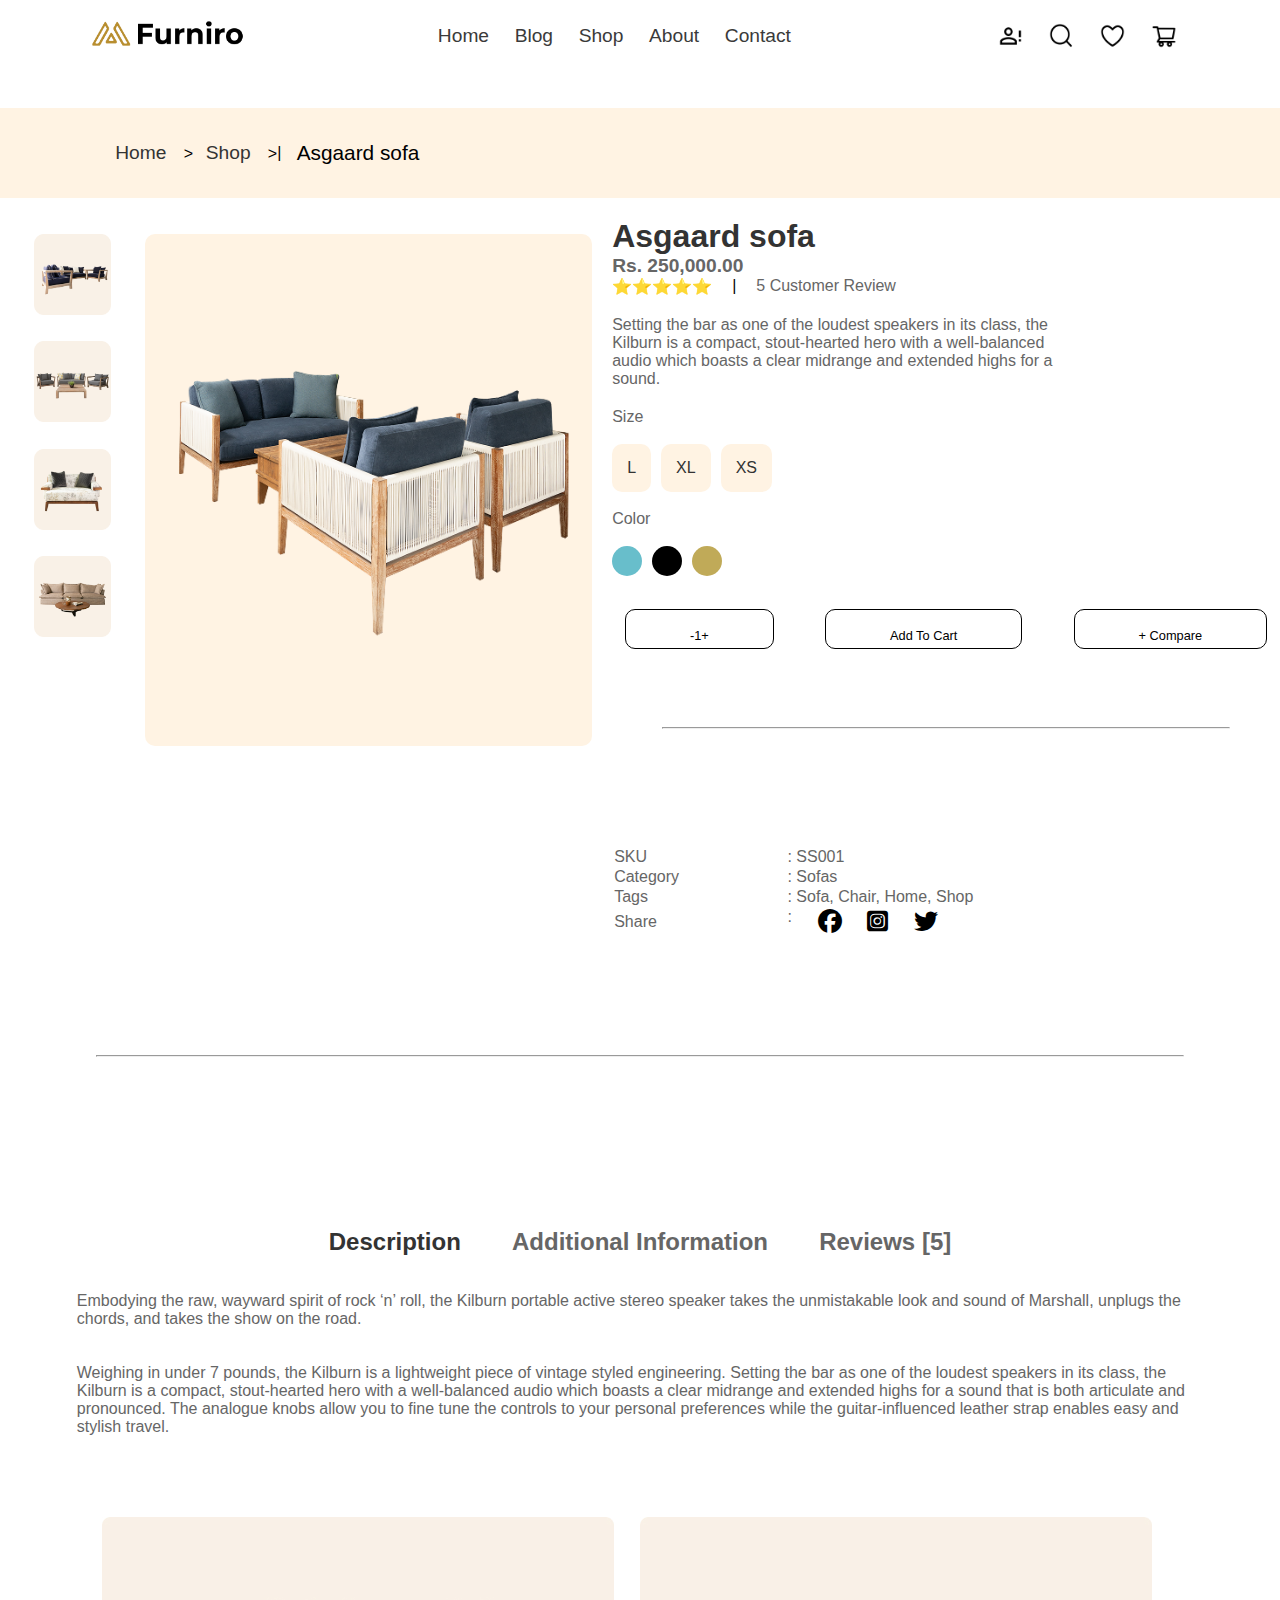
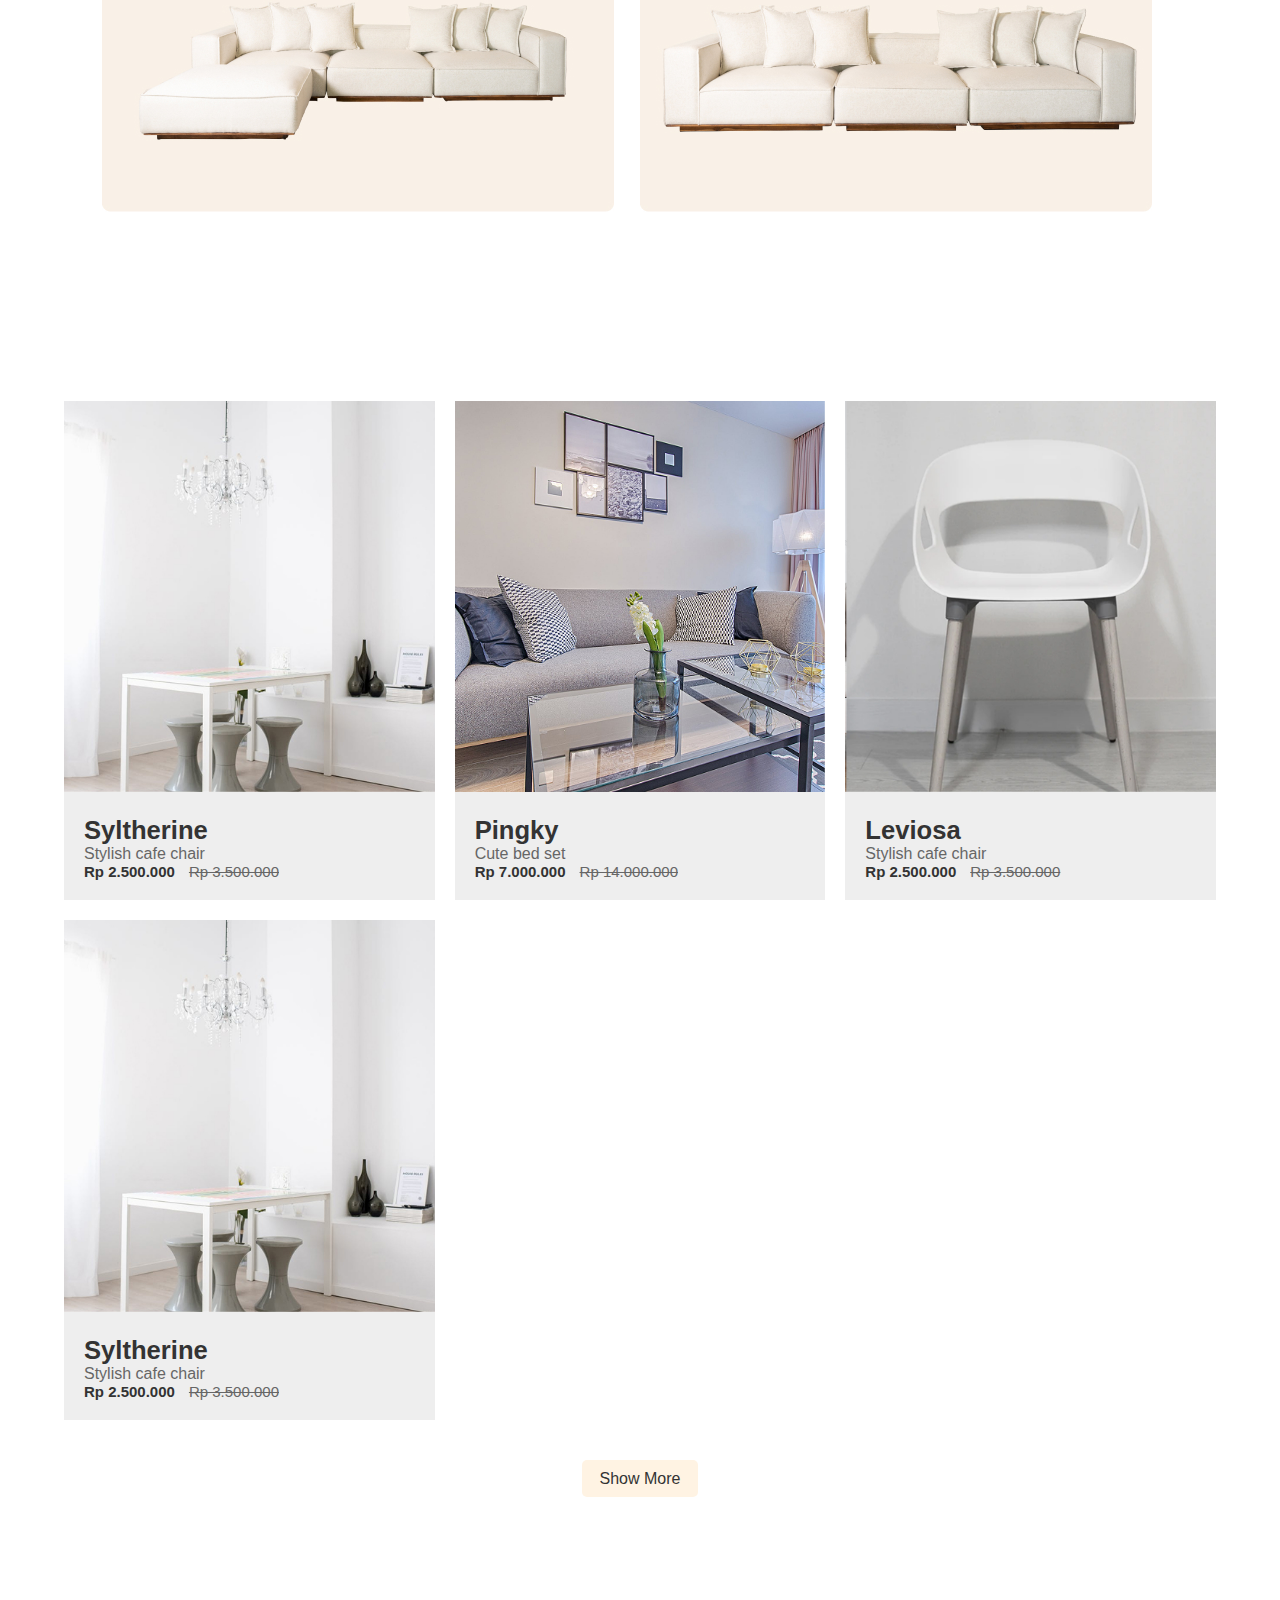
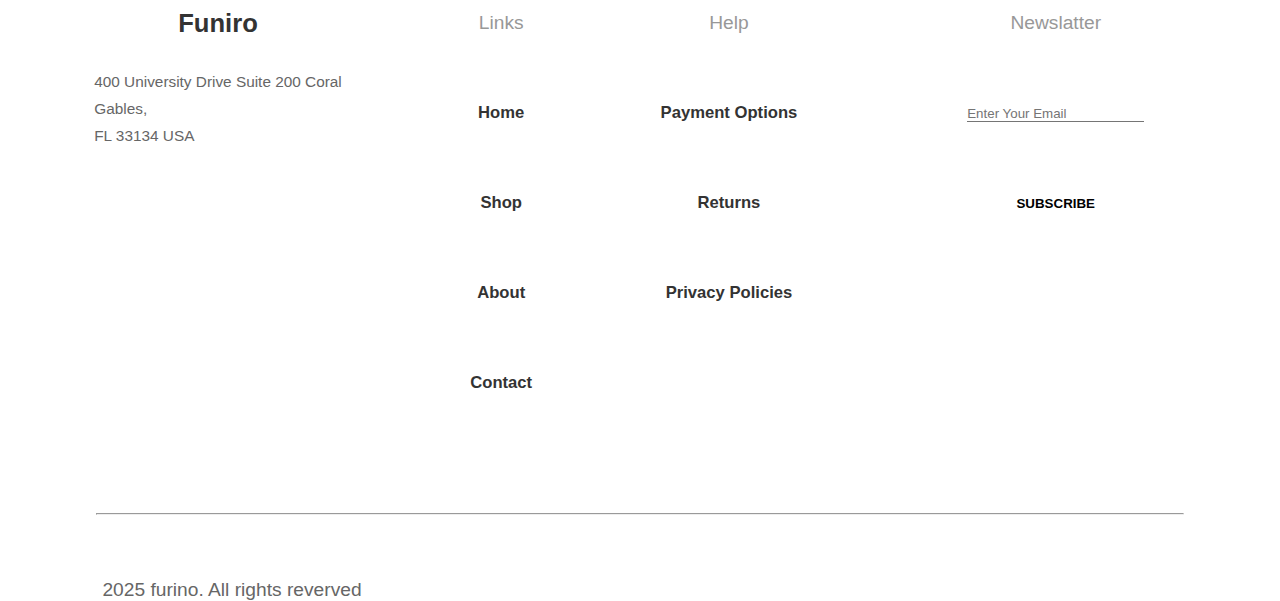
<file: HTML-CSS/Assingment-1/single-product.html>
<!DOCTYPE html>
<html lang="en">

<head>
    <meta charset="UTF-8">
    <meta name="viewport" content="width=device-width, initial-scale=1.0">
    <link rel="stylesheet" href="https://cdnjs.cloudflare.com/ajax/libs/font-awesome/6.7.2/css/all.min.css"
        integrity="sha512-Evv84Mr4kqVGRNSgIGL/F/aIDqQb7xQ2vcrdIwxfjThSH8CSR7PBEakCr51Ck+w+/U6swU2Im1vVX0SVk9ABhg=="
        crossorigin="anonymous" referrerpolicy="no-referrer" />
    <link rel="stylesheet" href="./css/single-product.css">
    <title>Product</title>
</head>

<body>
    <!-- === Header Section === -->
    <header class="header-area">
        <div class="header-container">
            <div class="logo">
                <img src="./image/logo.png" alt="Furniro" width="150px">
            </div>
            <nav class="navbar">
                <ul>
                    <li class="hideOnMobile"><a href="index.html">Home</a></li>
                    <li class="hideOnMobile"><a href="blog.html">Blog</a></li>
                    <li class="hideOnMobile"><a href="shop.html">Shop</a></li>
                    <li class="hideOnMobile"><a href="about.html">About</a></li>
                    <li class="hideOnMobile"><a href="contact.html">Contact</a></li>
                    <li onclick="sidemenu" class="bars"><a href="#"><i class="fa fa-bars"></i></a></li>
                </ul>
            </nav>
            <div class="header-rightside-icon">
                <div class="h-r-icons">
                    <div><img src="./image/account-icon.png" alt="" width="30px"></div>
                    <div><img src="./image/search-icon.png" alt="" width="30px"></div>
                    <div><img src="./image/heart-icon.png" alt="" width="30px"></div>
                    <div><img src="./image/cart-icon.png" alt="" width="30px"></div>
                </div>
            </div>
        </div>
    </header>
    <!-- === Header Section END === -->
    <!-- ================================================= -->
    <!-- === website path header === -->
    <section class="path-area">
        <div class="path-container">
            <div class="path-direction">
                <span class="path-name"><a href="./index.html">Home</a></span>
                <span> > </span>
            </div>
            <div class="path-direction">
                <span class="path-name"><a href="./shop.html">Shop</a></span>
                <span> > </span>
            </div>
            <div class="path-direction">
                <span>|</span>
            </div>
            <div class="path-direction">
                <h4>Asgaard sofa</h4>
            </div>
        </div>
    </section>
    <!-- === website path header END === -->

    <!-- ================================================= -->

    <!-- === Product Details Section === -->

    <section class="selected-product-details-area">
        <div class="selected-product-details-container">
            <div class="selected-product-img-area">
                <div class="side-images">
                    <div class="side-img">
                        <img src="./image/sideimg1.png" alt="">
                    </div>
                    <div class="side-img">
                        <img src="./image/sideimg2.png" alt="">

                    </div>
                    <div class="side-img">
                        <img src="./image/sideimg3.png" alt="">
                    </div>
                    <div class="side-img">
                        <img src="./image/sideimg4.png" alt="">
                    </div>
                </div>
                <div class="select-main-img">
                    <img src="./image/Asgaard-sofa-3.png" alt="">
                </div>
            </div>
            <div class="selected-product-text-area">
                <div class="selected-p-text-container">
                    <div class="s-p-heading">
                        <h2>Asgaard sofa</h2>
                        <h5>Rs. 250,000.00</h5>
                        <div class="s-p-rating">
                            <div class="star">
                                ⭐⭐⭐⭐⭐
                            </div>
                            <div class="s-devider">|</div>
                            <div class="review-cout">
                                <p>5 Customer Review</p>
                            </div>
                        </div>
                    </div>
                    <div class="s-p-pra">
                        <p>Setting the bar as one of the loudest speakers in its class, the <br>Kilburn is a compact,
                            stout-hearted hero with a well-balanced <br>audio which boasts a clear midrange and extended
                            highs for a <br>sound.

                        </p>
                    </div>
                </div>
                <div class="size-color-cart-container">
                    <p>Size</p><br>
                    <div class="s-p-size">
                        <a href="" class="size">L </a>
                        <a href="" class="size">XL</a>
                        <a href="" class="size">XS</a>
                    </div><br>
                    <p>Color</p><br>
                    <div class="s-p-color">
                        <div class="color blue"></div>
                        <div class="color black"></div>
                        <div class="color mastert"></div>
                    </div>
                    <div class="s-p-cart">
                        <div class="cart-fram cart-cout">
                            <button>-1+</button>
                        </div>
                        <div class="cart-fram add-cart">
                            <button class="add-cart-btn"> <a href="./cart.html">Add To Cart</a></button>
                        </div>
                        <div class="cart-fram compare">
                            <button>+ Compare</button>
                        </div>
                    </div>
                </div>
                <hr>
                <div class="sofa-details">
                    <table style="width:100%" class="sofa-details-table">
                        <tr>
                            <td>SKU</td>
                            <td>: SS001</td>
                        </tr>
                        <tr>
                            <td>Category</td>
                            <td>: Sofas</td>
                        </tr>
                        <tr>
                            <td>Tags</td>
                            <td>: Sofa, Chair, Home, Shop</td>
                        </tr>
                        <tr>
                            <td>Share</td>
                            <td class="sofa-details-social-icon">:
                                <li><a href="#"><i class="fa-brands fa-facebook"></i></a></li>
                                <li><a href="#"><i class="fa-brands fa-square-instagram"></i></a></li>
                                <li><a href="#"><i class="fa-brands fa-twitter"></i></a></li>
                            </td>
                        </tr>
                    </table>
                </div>
            </div>
        </div>
    </section>
    <hr>
    <!-- === Product Details Section END === -->
    <!-- ================================================= -->
    <!-- === Product Description === -->
    <section class="product-description-area">
        <div class="product-description-container">
            <div class="product-d-images-container">
                <div class="product-descript-img">
                    <img src="./image/select-product-descript1.jpg" alt="sofa">
                </div>
                <div class="product-descript-img">
                    <img src="./image/select-product-descript2.jpg" alt="sofa">
                </div>
            </div>
            <div class="product-d-text-container">
                <div class="p-description-heading">
                    <div class="p-description-h-name description">
                        <a href="#">Description</a>
                    </div>
                    <div class="p-description-h-name Additional-Information">
                        <a href="#">Additional Information</a>
                    </div>
                    <div class="p-description-h-name Reviews">
                        <a href="#">Reviews [5]</a>
                    </div>
                </div><br><br>
                <div class="p-description-pra">
                    <p>Embodying the raw, wayward spirit of rock ‘n’ roll, the Kilburn portable active stereo speaker
                        takes the unmistakable look and sound of Marshall, unplugs the chords, and takes the show on
                        the road.</p>
                </div><br><br>
                <div class="p-description-pra">
                    <p>Weighing in under 7 pounds, the Kilburn is a lightweight piece of vintage styled engineering.
                        Setting the bar as one of the loudest speakers in its class, the Kilburn is a compact,
                        stout-hearted hero with a well-balanced audio which boasts a clear midrange and extended
                        highs for a sound that is both articulate and pronounced. The analogue knobs allow you to fine
                        tune the controls to your personal preferences while the guitar-influenced leather strap
                        enables easy and stylish travel.</p>
                </div>
            </div>
        </div>
    </section>
    <!-- === Product Description END === -->
    <!-- ================================================= -->
     <!-- === Related Product === -->
     <section class="our-product-area">
    
        <div class="our-product-container">
            <div class="o-product-card">
                <div class="o-p-img">
                    <img src="./image/our-product.jpg" alt="">
                </div>
                <div class="u-p-text">
                    <div class="o-p-name">
                        <h3>Syltherine</h3>
                    </div>
                    <div class="o-p-n-caption">
                        <p>Stylish cafe chair</p>
                    </div>
                    <div class="o-p-price">
                        <div class="o-p-main-price">
                            <h4>Rp 2.500.000</h4>
                        </div>
                        <div class="o-p-discoutn-price">
                            <p><del>Rp 3.500.000</del></p>
                        </div>
                    </div>
                </div>
                <div class="product-hover-area">
                    <div class="product-hover-container">
                        <div class="hover-cart">
                            <a href="#">Add Cart</a>
                        </div>
                        <div class="hover-share-btn">
                            <div class="hover-share-btn-inner">
                                <div class="h-s-inner-icon">
                                    <img src="./image/share-icon.png" alt="" width="10px">
                                </div>
                                <div class="h-s-name">
                                    <a href="">Share</a>
                                </div>
                            </div>
                            <div class="hover-share-btn-inner">
                                <div class="h-s-inner-icon">
                                    <img src="./image/compare-icon.png" alt="" width="10px">
                                </div>
                                <div class="h-s-name">
                                    <a href="">Compare</a>
                                </div>
                            </div>
                            <div class="hover-share-btn-inner">
                                <div class="h-s-inner-icon">
                                    <img src="./image/love-icon.png" alt="" width="10px">
                                </div>
                                <div class="h-s-name">
                                    <a href="">Love</a>
                                </div>
                            </div>
                        </div>
                    </div>
                </div>
            </div>
            <div class="o-product-card">
                <div class="o-p-img">
                    <img src="./image/our-product-7.jpg" alt="">
                </div>
                <div class="u-p-text">
                    <div class="o-p-name">
                        <h3>Pingky</h3>
                    </div>
                    <div class="o-p-n-caption">
                        <p>Cute bed set</p>
                    </div>
                    <div class="o-p-price">
                        <div class="o-p-main-price">
                            <h4>Rp 7.000.000</h4>
                        </div>
                        <div class="o-p-discoutn-price">
                            <p><del>Rp 14.000.000</del></p>
                        </div>
                    </div>
                </div>
                <div class="product-hover-area">
                    <div class="product-hover-container">
                        <div class="hover-cart">
                            <a href="#">Add Cart</a>
                        </div>
                        <div class="hover-share-btn">
                            <div class="hover-share-btn-inner">
                                <div class="h-s-inner-icon">
                                    <img src="./image/share-icon.png" alt="" width="10px">
                                </div>
                                <div class="h-s-name">
                                    <a href="">Share</a>
                                </div>
                            </div>
                            <div class="hover-share-btn-inner">
                                <div class="h-s-inner-icon">
                                    <img src="./image/compare-icon.png" alt="" width="10px">
                                </div>
                                <div class="h-s-name">
                                    <a href="">Compare</a>
                                </div>
                            </div>
                            <div class="hover-share-btn-inner">
                                <div class="h-s-inner-icon">
                                    <img src="./image/love-icon.png" alt="" width="10px">
                                </div>
                                <div class="h-s-name">
                                    <a href="">Love</a>
                                </div>
                            </div>
                        </div>
                    </div>
                </div>
            </div>
            <div class="o-product-card">
                <div class="o-p-img">
                    <img src="./image/our-product-2.jpg" alt="">
                </div>
                <div class="u-p-text">
                    <div class="o-p-name">
                        <h3>Leviosa</h3>
                    </div>
                    <div class="o-p-n-caption">
                        <p>Stylish cafe chair</p>
                    </div>
                    <div class="o-p-price">
                        <div class="o-p-main-price">
                            <h4>Rp 2.500.000</h4>
                        </div>
                        <div class="o-p-discoutn-price">
                            <p><del>Rp 3.500.000</del></p>
                        </div>
                    </div>
                </div>
                <div class="product-hover-area">
                    <div class="product-hover-container">
                        <div class="hover-cart">
                            <a href="#">Add Cart</a>
                        </div>
                        <div class="hover-share-btn">
                            <div class="hover-share-btn-inner">
                                <div class="h-s-inner-icon">
                                    <img src="./image/share-icon.png" alt="" width="10px">
                                </div>
                                <div class="h-s-name">
                                    <a href="">Share</a>
                                </div>
                            </div>
                            <div class="hover-share-btn-inner">
                                <div class="h-s-inner-icon">
                                    <img src="./image/compare-icon.png" alt="" width="10px">
                                </div>
                                <div class="h-s-name">
                                    <a href="">Compare</a>
                                </div>
                            </div>
                            <div class="hover-share-btn-inner">
                                <div class="h-s-inner-icon">
                                    <img src="./image/love-icon.png" alt="" width="10px">
                                </div>
                                <div class="h-s-name">
                                    <a href="">Love</a>
                                </div>
                            </div>
                        </div>
                    </div>
                </div>
            </div>
            <div class="o-product-card">
                <div class="o-p-img">
                    <img src="./image/our-product.jpg" alt="">
                </div>
                <div class="u-p-text">
                    <div class="o-p-name">
                        <h3>Syltherine</h3>
                    </div>
                    <div class="o-p-n-caption">
                        <p>Stylish cafe chair</p>
                    </div>
                    <div class="o-p-price">
                        <div class="o-p-main-price">
                            <h4>Rp 2.500.000</h4>
                        </div>
                        <div class="o-p-discoutn-price">
                            <p><del>Rp 3.500.000</del></p>
                        </div>
                    </div>
                </div>
                <div class="product-hover-area">
                    <div class="product-hover-container">
                        <div class="hover-cart">
                            <a href="#">Add Cart</a>
                        </div>
                        <div class="hover-share-btn">
                            <div class="hover-share-btn-inner">
                                <div class="h-s-inner-icon">
                                    <img src="./image/share-icon.png" alt="" width="10px">
                                </div>
                                <div class="h-s-name">
                                    <a href="">Share</a>
                                </div>
                            </div>
                            <div class="hover-share-btn-inner">
                                <div class="h-s-inner-icon">
                                    <img src="./image/compare-icon.png" alt="" width="10px">
                                </div>
                                <div class="h-s-name">
                                    <a href="">Compare</a>
                                </div>
                            </div>
                            <div class="hover-share-btn-inner">
                                <div class="h-s-inner-icon">
                                    <img src="./image/love-icon.png" alt="" width="10px">
                                </div>
                                <div class="h-s-name">
                                    <a href="">Love</a>
                                </div>
                            </div>
                        </div>
                    </div>
                </div>
            </div>
        </div>
        <div class="product-show-more">
            <a href="">Show More</a>
        </div>
    </section>
     <!-- === Related Product END=== -->
    <!-- ================================================= -->
    <!-- === Footer === -->
    <footer class="footer-area">
        <div class="footer-container">
            <div class="f-address-container">
                <div class="f-brand-title">
                    <h2>Funiro</h2>
                </div>
                <div class="f-address">
                    <p>400 University Drive Suite 200 Coral
                        <br>Gables,
                        <br>FL 33134 USA
                    </p>
                </div>
            </div>
            <div class="f-links">
                <div class="f-all-title">
                    <h2>Links</h2>
                </div>
                <div class="f-list">
                    <ul>
                        <li><a href="./index.html">Home</a></li>
                        <li><a href="./shop.html">Shop</a></li>
                        <li><a href="./about.html">About</a></li>
                        <li><a href="./contact.html">Contact</a></li>
                    </ul>
                </div>
            </div>
            <div class="f-help">
                <div class="f-all-title">
                    <h2>Help</h2>
                </div>
                <div class="f-list">
                    <ul>
                        <li><a href="#">Payment Options</a></li>
                        <li><a href="#">Returns</a></li>
                        <li><a href="#">Privacy Policies</a></li>
                    </ul>
                </div>
            </div>
            <div class="newslatter">
                <div class="f-all-title">
                    <h2>Newslatter</h2>
                </div>
                <form action="">
                    <input type="email" name="email" placeholder="Enter Your Email" id="email">
                    <button class="f-email-sub-btn">SUBSCRIBE</button>
                </form>
            </div>
        </div>
        <hr>
        <div class="all-rights-reverved">
            <p>2025 furino. All rights reverved</p>
        </div>
    </footer>
    <!-- === Footer END === -->
    <!-- =================================== -->
</body>

</html>
</file>
<file: HTML-CSS/Build_Bangla_website/style.css>
*{
    margin: 0;
    padding: 0;
    box-sizing: border-box;
    font-family: bd-p;
    font-weight: 400;

}
@font-face {
    font-family: bd-p;
    src: url(./font/Li\ Alinur\ Banglaborno\ Unicode.ttf);
  }
  @font-face {
    font-family: bd-h;
    src: url(./font/LiBhasa52Unicode-Regular.ttf);
  }

:root{
    --bg-clr: rgb(237, 245, 247);
    --text-main-clr:#094B72;
    --text-sec-clr:#05546D;
    --bg-main-clr:#F2FCFF;
    --primary-clr: #007497;

}
/* Header style start */
header {
    height: 60px;
    width: 80%;
    display: flex;
    justify-content: space-between;
    justify-self: center;
    align-items: center;

}

header .logo {
    display: flex;
    align-items: center;
}

header .logo>img {
    height: 26px;
    margin: 0 8px;
}

nav ul {
    list-style: none;
    margin-left: 80px;
}

nav ul li {
    display: inline;
}

nav ul li a {
    font-weight: 400;
    font-size: 16px;
    text-decoration: none;
    color: black;
    margin: 0 5px;

}
/* Header style End */

/* Hero area style */

.hero-area{
    box-sizing: border-box;
    display: flex;
    background: var(--bg-clr);
    min-height: 520px;
    flex-wrap: wrap-reverse;
    overflow: hidden;
    justify-content: space-evenly;
    margin-bottom: 5px;
}
.hero-text{
    margin-top: 50px;
    /* margin-left: 30px; */
}


.hero-text > h1{
    color: var(--text-main-clr);
    font-size: clamp(40px, 6vw, 90px) ;
    font-family: bd-h;
}

.hero-text > p{
    color: rgb(22, 22, 22);
    font-size: clamp(10px, 2vw, 16px) ;


}
.hero-btn > a{
    background: var(--main-clr);
    text-decoration: none;
    color: aliceblue;
    padding: 16px 18px;
    border-radius: 5px;
}
.hero-btn{
    margin-bottom: 90px;
}
.hero-companies > p{
    color: rgb(90, 90, 90);
    font-size: 20px;
}
 .companies-1 img, .companies-2 img{
    margin: 0px 25px 15px 0px;
    width: 80px;

}

.hero-model > img{
    width: 320px;
    margin-top: 30px;
}

/* Hero area style End */

/* sevice secltion */
.services-area{
    display: flex;
    justify-content: space-evenly;
    min-height: 686px;
    background: var(--bg-main-clr);
    align-items: center;
    flex-wrap: wrap;
    overflow: hidden;
    padding: 20px;
}
.service-heading > h2{
    font-size: 50px;
    font-family: bd-h;
    color: #323232;
}
.service-heading > p{
    font-size: 14px;
    color: grey;
    margin-top: 15px;
}
.services{
    display: grid;
    grid-template-columns: repeat(2, 1fr);
    gap: 20px;

}
.service{
    background: #ffffff;
    height: 243px;
    width: 244px;
    border-radius: 5px;
    box-shadow: 2px 2px 26px  rgba(0, 0, 0, 0.152);
}
.service > img,
.service > h3,
.service > p{
    margin: 20px;
    color:#4F4F4F;
}
.service > h3{
    margin: 20px;
    color: #323232;
    font-weight: 400;
}
/* sevice secltion End*/


/* counts  section */
.count-area{
    background: url(./image/BG.png);
    height: 350px;
    align-content: center;
}

.count-heading > h1{
    text-align: center;
    color: #ffffff;
    font-size: 40px;
    font-family: bd-h;
}
.count-heading > p{
    text-align: center;
    color: #ffffff;
    font-size: 16px;
}

.cout-details{
    width: 70%;
    display: flex;
    justify-content: space-around;
    color: #ffffff;
    justify-self: center;
    align-items: center;
}
.counts > h2{
    font-family: bd-h;
    font-size: 40px;
}
.counts > p{
    font-size: 12px;
}
.divider{
    font-size: 50px;
}

/* counts section End */

/* Testimonial section */
.testimonial-area{
    min-height: 510px;
    background: var(--bg-main-clr);
    align-content: center;

}
.testimonial-area > h1{
    text-align: center;
    font-size: 40px;
    transform: translateY(-100px);
    color: #323232;
}

.comments{
    display: flex;
    flex-wrap: wrap;
    justify-self: center;

}
.comment{
    background: rgb(255, 255, 255);
    height: 160px;
    width: 350px;
    align-content: center;
    padding-inline: 16px;
    margin: 0 10px;
    border-radius: 6px;
    box-shadow: 1px 1px 12px  rgba(0, 0, 0, 0.119);



}
.comment > h2{    
    font-size: 16px;
    color: #323232;
}
.comment > p{    
    font-size: 12px;
    color: #4F4F4F;
}
.review-person{
    justify-items: center;
}

.review-person .person{
    margin-top: 14px;
}
.person > img{
    height: 30px;
    filter: blur(0.8px);
    
}
.person > h1{
    display: inline-block;
    transform: translateY(-14px);
    font-size: 16px;

}
.person > p{
    transform: translateY(-14px);

    font-size: 8px;
    margin-left: 36px;
   

}
/* Testimonial section End */


/* Questions section */

.questions-area{
    display: flex;
    min-height: 250px;
}
.question-img > img{
    width: 280px;
}

.question-text {
    align-content: center;
    margin-left: 170px;
}
.question-text > p {
    width: 60%;
    color: #4F4F4F;
}
.call-btn {
    background: var(--primary-clr);
    width: 110px;
    height: 32px;
    display: flex;
    justify-content: center;
    align-items: center;
    justify-items: center;
    border-radius: 5px;
}
.call-btn > img{
    height: 14px;
    margin: 6px;
}

.call-btn > a{
    text-decoration: none;
    color: white;
}
/* Questions section End */



/* footer */
    .footer-area{
        background: var(--primary-clr);
        min-height: 350px;
        display: flex;
        flex-wrap: wrap;
        justify-content: space-between;
        align-items: center;
        color: #ffffff;
    }
    .footer-area .logo-f{
        align-self: baseline;
        margin-left: 165px;
        margin-top: 60px;
    }
    .logo-f{
        display: flex;
        align-items: center;
    
        
    }
    .logo-f > img{
        height: 30px;
        margin: 5px;
    }

    .terms{
        height: 200px;
        width: 540px;
        margin-right: 40px;
        display: flex;
        justify-content: space-around;
        align-items: center;
    }


    .terms h1{
        font-size: 18px;
        font-weight: 300;
    }
    .details ul li{
        font-size: 12px;
        font-weight: 300;
        list-style: none;
        line-height: 28px;
    }
    .connect{
        display: flex;
        flex-wrap: wrap;
        justify-content: space-around;
        align-items: center;
        min-height: 60px;
        background: var(--text-sec-clr);
    }
    .copyright > p{
        font-size: 12px;
        font-weight: 200;
        color: #ffffff;
    }

    .social-icon ul li{
        list-style: none;
        display: inline;
        margin: 8px;
    }
    .social-icon  img{
    width:  25px;
    }
/* footer End */
</file>
<file: HTML-CSS/Build_website_home_page/style.css>
*{
    margin: 0;
    padding: 0;
    box-sizing: border-box;
}

:root{
    --bg-clr: rgb(247, 247, 247);
    --text-main-clr:#094B72;
    --text-sec-clr:#05546D;
    --bg-main-clr:#F2FCFF;
    --primary-clr: #007497;

}
/* Header style start */
header {
    height: 60px;
    width: 80%;
    display: flex;
    justify-content: space-between;
    justify-self: center;
    align-items: center;

}

header .logo {
    display: flex;
    align-items: center;
}

header .logo>img {
    height: 26px;
    margin: 0 8px;
}

nav ul {
    list-style: none;
    margin-left: 80px;
}

nav ul li {
    display: inline;
}

nav ul li a {
    font-family: "Poppins", sans-serif;
    font-weight: 400;
    font-size: 10px;
    text-decoration: none;
    color: black;
    margin: 0 5px;

}
/* Header style End */

/* Hero area style */

.hero-area{
    box-sizing: border-box;
    display: flex;
    background: var(--bg-clr);
    min-height: 520px;
    flex-wrap: wrap-reverse;
    overflow: hidden;
    padding: 20px;
}
.hero-text{
    margin-top: 50px;
    margin-left: 30px;
}


.hero-text > h1{
    color: var(--text-main-clr);
    font-size: clamp(30px, 6vw, 90px) ;
}

.hero-text > p{
    color: rgb(22, 22, 22);
    font-family: Plus Jakarta Sans;
    font-size: clamp(10px, 2vw, 16px) ;


}
.hero-btn > a{
    background: var(--main-clr);
    text-decoration: none;
    color: aliceblue;
    padding: 16px 18px;
    border-radius: 5px;
}
.hero-btn{
    margin-bottom: 90px;
}
.hero-companies > p{
    color: rgb(90, 90, 90);
    font-size: 20px;
}
 .companies-1 img, .companies-2 img{
    margin: 0px 25px 15px 0px;
    width: 80px;

}

.hero-model > img{
    width: 320px;
    margin-top: 30px;
}

/* Hero area style End */

/* sevice secltion */
.services-area{
    display: flex;
    justify-content: space-around;
    min-height: 686px;
    background: var(--bg-main-clr);
    align-items: center;
    flex-wrap: wrap;
    overflow: hidden;
    padding: 20px;
}
.service-heading > h2{
    font-size: 50px;
}
.service-heading > p{
    font-family: poppins, sans-serif;
    font-size: 14px;
    color: grey;
    margin-left: 10px;
    margin-top: 15px;
}
.services{
    display: grid;
    grid-template-columns: repeat(2, 1fr);
    gap: 20px;

}
.service{
    background: #ffffff;
    height: 243px;
    width: 244px;
    border-radius: 5px;
    box-shadow: 2px 2px 26px  rgba(0, 0, 0, 0.152);
}
.service > img,
.service > h3,
.service > p{
    margin: 20px;
}
.service > h3{
    margin: 20px;
}
/* sevice secltion End*/


/* counts  section */
.count-area{
    background: url(./image/BG.png);
    height: 350px;
    align-content: center;
}

.count-heading > h1{
    text-align: center;
    color: #ffffff;
    font-size: 40px;
}
.count-heading > p{
    text-align: center;
    color: #ffffff;
    font-size: 16px;
}

.cout-details{
    width: 70%;
    display: flex;
    justify-content: space-around;
    color: #ffffff;
    justify-self: center;
    align-items: center;
}
.counts > h2{
    font-family: poppins, sans-serif;
    font-size: 40px;
}
.counts > p{
    font-family: poppins, sans-serif;
    font-size: 12px;
}
.divider{
    font-size: 50px;
}

/* counts section End */

/* Testimonial section */
.testimonial-area{
    min-height: 510px;
    background: var(--bg-main-clr);
    align-content: center;

}
.testimonial-area > h1{
    text-align: center;
    font-size: 40px;
    transform: translateY(-100px);
}

.comments{
    display: flex;
    flex-wrap: wrap;
    justify-self: center;

}
.comment{
    background: rgb(255, 255, 255);
    height: 160px;
    width: 350px;
    align-content: center;
    padding-inline: 16px;
    margin: 0 10px;
    border-radius: 6px;
    box-shadow: 1px 1px 12px  rgba(0, 0, 0, 0.119);



}
.comment > h2{    
    font-size: 16px;
}
.comment > p{    
    font-size: 12px;
}
.review-person{
    justify-items: center;
}

.review-person .person{
    margin-top: 14px;
}
.person > img{
    height: 30px;
    filter: blur(0.8px);
    
}
.person > h1{
    display: inline-block;
    transform: translateY(-14px);
    font-size: 16px;

}
.person > p{
    transform: translateY(-14px);

    font-size: 8px;
    margin-left: 36px;
   

}
/* Testimonial section End */


/* Questions section */

.questions-area{
    display: flex;
    min-height: 250px;
}
.question-img > img{
    width: 280px;
}

.question-text {
    align-content: center;
    margin-left: 170px;
}
.question-text > p {
    width: 60%;
    color: #4F4F4F;
}
.call-btn {
    background: var(--primary-clr);
    width: 110px;
    height: 32px;
    display: flex;
    justify-content: center;
    align-items: center;
    justify-items: center;
    border-radius: 5px;
}
.call-btn > img{
    height: 14px;
    margin: 6px;
}

.call-btn > a{
    text-decoration: none;
    color: white;
}
/* Questions section End */



/* footer */
    .footer-area{
        background: var(--primary-clr);
        min-height: 350px;
        display: flex;
        flex-wrap: wrap;
        justify-content: space-between;
        align-items: center;
        color: #ffffff;
    }
    .footer-area .logo-f{
        align-self: baseline;
        margin-left: 165px;
        margin-top: 60px;
    }
    .logo-f{
        display: flex;
        align-items: center;
    
        
    }
    .logo-f > img{
        height: 30px;
        margin: 5px;
    }

    .terms{
        height: 200px;
        width: 540px;
        margin-right: 40px;
        display: flex;
        justify-content: space-around;
        align-items: center;
        font-family: poppins, sans-serif;
    }


    .terms h1{
        font-size: 18px;
        font-weight: 300;
    }
    .details ul li{
        font-size: 12px;
        font-weight: 300;
        list-style: none;
        line-height: 28px;
    }
    .connect{
        display: flex;
        flex-wrap: wrap;
        justify-content: space-around;
        align-items: center;
        min-height: 60px;
        background: var(--text-sec-clr);
    }
    .copyright > p{
        font-family: poppins, sans-serif;
        font-size: 12px;
        font-weight: 200;
        color: #ffffff;
    }

    .social-icon ul li{
        list-style: none;
        display: inline;
        margin: 8px;
    }
    .social-icon  img{
    width:  25px;
    }
/* footer End */
</file>
<file: HTML-CSS/project-3/style.css>
* {
    color: var(--secondary-color);
    margin: 0;
    padding: 0;
    box-sizing: border-box;
    font-family: system-ui, -apple-system, BlinkMacSystemFont, 'Segoe UI', Roboto, Oxygen, Ubuntu, Cantarell, 'Open Sans', 'Helvetica Neue', sans-serif;
}

:root {
    --main-color: #F6EBDA;
    --secondary-color: #2F2105;
    --text-primary-color: #FF902B;
    --box-shadow: 2px 1px 10px 4px rgba(0, 0, 0, 0.124);



}

.hero-area {
    position: relative;
    background: var(--main-color);
    height: 150vh;
    width: 100%;
    margin: 0 auto;
    background-image:
        url('./image/biscuits-png.png'),
        url('./image/biscuits-png.png');
    background-position: 0 95%, 110% -6%;
    background-repeat: no-repeat;
    background-size: 40vw, 40vw;
    overflow: hidden;/
}

/* Heading section */
.header {
    width: 100%;
    z-index: 1;
    position: fixed;
    top: 0;
    display: flex;
    justify-content: space-evenly;
    align-items: center;
    margin: 24px auto;
}

.logo>img {
    width: 130px;
    position: relative;
    right: 12px;

}

.navbar>ul {
    position: relative;
    left: 60px;

}

.navbar ul li {
    display: inline-block;
    margin: 0 15px;
    list-style: none;
    transition: .5s ease;

}

.navbar ul li>a {
    text-decoration: none;
    color: #2F2105;
    font-size: 14px;
    transition: .3s ease-in-out;

}
.navbar ul .active>a{
    color: var(--text-primary-color);
}
.navbar ul li a:hover{
    color: var(--text-primary-color);
    transition: .3s ease-in-out;

}
.h-form-input{
    border: none;
    height: 30px;
    border-radius: 50px
}
.h-form-input::placeholder{
    text-align: center;
}
.h-form-input:focus{
    text-align: center;
    border: none;
    outline: none;
}
.h-form > label > img{
    position: relative;
    top: 2px;
    left: 30px;
}
.search-and-cart {
    display: flex;
    gap: 20px;
}

.search-option {
    background: white;
    width: 160px;
    height: 30px;
    border-radius: 50px;
}

.search-option>img {
    width: 18px;
    position: relative;
    top: 6px;
    left: 10px;
}

.search-option>span {
    color: #2f210570;
    font-size: 10px;
    margin-left: 26px;
}

.cart-option>img {
    width: 24px;
    margin-left: 20px;
}

/* Heading section END */
/* Hero image and text */
.hero-container {
    height: 150vh;
    width: 85%;
    display: flex;
    justify-content: space-between;
    justify-items: center;
    margin: 0 auto;
    position: relative;
    top: 60px;
}

.hero-text {
    position: absolute;
    top: 7rem;
}

.hero-heading>h1 {
    font-size: clamp(20px, 4vw, 40px);
    color: var(--secondary-color);
}

.hero-heading h1>mark {
    background: none;
    color: var(--text-primary-color);
}

.hero-p>p {
    color: #968c77;
}

.hero-order-btn ul {
    list-style: none;
    height: fit-content;

}

.hero-order-btn ul li {
    display: inline-block;
}

.hero-order-btn ul li a {
    width: 120px;
    background: var(--secondary-color);
    color: white;
    font-size: 12px;
    text-decoration: none;
    padding: 10px 45px 10px 20px;
    border-radius: 20px;

}

.cart-sticker {
    position: relative;
    right: 40px;
    top: 5px;

}

/* Hero image and text END */

/* Hero section coffee Style */
.hero-cup-all-layer img {
    position: absolute;
    width: 330px;
    right: 0px;
    top: 4rem;

}

.hero-cup-shadow>img {
    top: 150px;
    right: -5px;
}

.hero-coffee-cup>img {
    width: 280px;
    right: 20px;
    top: 75px;
}

.hero-coffee-cappuccino {
    background: white;
    padding: 4px 30px;
    text-align: center;
    border-radius: 50px;
    position: absolute;
    outline: 5px solid rgba(255, 255, 255, 0.466);
    right: 200px;
    top: 95px;
}

.hero-coffee-sell-18k {
    background: white;
    padding: 4px 30px;
    text-align: center;
    border-radius: 50px;
    position: absolute;
    outline: 5px solid rgba(255, 255, 255, 0.466);
    right: 220px;
    top: 325px;
}

.hero-coffee-rating {
    background: white;
    padding: 5px 18px;
    text-align: center;
    border-radius: 50px;
    position: absolute;
    outline: 5px solid rgba(255, 255, 255, 0.466);
    right: -20px;
    top: 130px;
}

.hero-coffee-tag h3 {
    position: relative;
    bottom: 4px;
    font-size: 24px;
    font-weight: 600;
}

.hero-coffee-rating h3,
.hero-coffee-sell-18k h3 {
    position: relative;
    bottom: 2px;
    font-size: 20px;
    font-weight: 600;
}

/* Hero section coffee Style END */

/* Best Product Area */
.popular-product-section {
    background-image: url(./image/best-product-bg.png);
    background-repeat: no-repeat;
    background-position: center;
    background-size: 85vw;
    height: 60vh;
    width: 100%;
    position: relative;
    top: -120px;
}

.p-product-title {
    transform: translate(110px, -120px);
    position: absolute;
}

/* coffee card */
.popular-coffee-card {
    display: flex;
    justify-content: space-evenly;
    text-align: center;
    margin: 0 80px;
    position: relative;
    top: -50px;

}

.p-coffee-inner-element {
    display: flex;
    flex-direction: column;
    justify-content: center;
    line-height: 35px;
    background: white;
    height: 285px;
    width: 260px;
    outline: 5px solid rgba(255, 255, 255, 0.427);
    border-radius: 10px;
    box-shadow: var(--box-shadow);
}

.popular-coffee-photo>img {
    border-radius: 10px;
    width: 220px;
}

.popular-coffee-title {
    display: flex;
    justify-content: space-around;
}

.popular-coffee-title h2 {
    font-size: 22px;
    font-weight: 600;
}

.popular-coffee-tag {
    display: flex;
    justify-content: space-around;
    margin-top: 10px;
}

.tag>a {
    margin: 0 8px;
    font-size: 14px;
    padding: 2px 10px;
    color: rgb(236, 220, 141);
    text-decoration: none;
    border: 2px solid rgb(255, 227, 180);
    border-radius: 6px;
}

/* coffee card- END*/
/* Best Product Area END */

/* sevice area  */
.service-area {
    min-height: 70vh;
    width: 80%;
    margin: 0 auto;
    line-height: 100px;
    position: relative;
    top: -60px;
}

.service-area mark {
    background: none;
    text-decoration: 5px solid var(--text-primary-color) underline;

}

.service-container {
    display: flex;
    justify-content: space-around;
    align-items: center;
    line-height: 40px;
}

/* sevice area END */

/* about us  */
.about-us-area {
    background-image: url(./image/bg-image-small.png);
    background-repeat: no-repeat;
    background-size: 100vw;
    background-position: center bottom;
}

.about-container {
    height: 90vh;
    width: 90vw;
    display: flex;
    justify-content: space-evenly;
    margin: 0 auto;

}

.about-photo img {
    margin-top: 5px;
    width: 280px;
    outline: 6px solid rgba(255, 255, 255, 0.662);
    border-radius: 10px;
    box-shadow: var(--box-shadow);
}

.about-text {
    align-self: center;
    margin-top: 50px;
}

.about-text * {
    margin-top: 10px;
}

.about-text a {
    background: var(--secondary-color);
    color: var(--text-primary-color);
    text-decoration: none;
    font-size: 10px;
    font-weight: 800;
    padding: 10px 20px;
    border-radius: 20px;
}

/* about us END */

/* Menu section  */
.menu-area {
    min-height: 140vh;
    width: 100%;
}

.menu-container {
    height: 120vh;
    width: 100vw;
    margin: auto;
    display: flex;
    justify-content: space-evenly;
    flex-wrap: wrap;
    width: 85%;
}

.food {
    position: relative;
}

.menu-rate {
    background: white;
    position: absolute;
    top: 8px;
    left: 8px;
    padding: 4px 10px;
    font-size: 10px;
    border-radius: 20px;
    outline: 3px solid rgba(255, 255, 255, 0.506);
    text-align: center;
}

.menu-card-inner {
    background: white;
    width: 243px;
    height: 273px;
    border-radius: 10px;
    box-shadow: var(--box-shadow);
    display: flex;
    flex-direction: column;
    justify-content: center;
    align-items: center;

}

.food img {
    border-radius: 10px;
}

.m-food-title {
    width: 100%;
    display: flex;
    justify-content: space-around;
    margin-top: 10px;
}

.m-food-title * {
    font-size: 18px;
}

.m-food-lower-title {
    display: flex;
    justify-content: space-around;
}

.m-food-lower-title * {
    font-size: 14px;
    margin: 5px 7px;
    color: #9d9d9d;
}

/* Menu section END */

/* Testimonial section */

.testimonial-text > p{
    color: #968c77;
}
.testimonial-area {
    height: 80vh;
    width: 100%;
    background-image: url(./image/bg-image-big.png);
    background-repeat: no-repeat;
    background-size: 65vw;
    overflow: hidden;
}

.testimonial-container {
    height: 100%;
    width: 100%;
    display: flex;
    align-items: center;
}

.testimonial-text {
    margin: 0 auto;
}
.client img{
    width: 170px;
}
.testimonial-client {
    position: relative;
    width: 60%;
    display: flex;
    align-items: center;
    justify-content: space-between;

}
.client-review{
    position: absolute;
    top: 130px;
    background: #FFCB7C;
    width: 180px;
    height: 65px;
    border-radius: 10px;
    outline: 5px solid rgba(251, 224, 162, 0.468);
    
}
.client-review > p{
    font-size: 12px;
}
.client-review > h4{
    padding-top: 6px;
}
.client-review *{
    padding: 2px 12px;
}
.client-1{
    transform: translateX(20px);
}
.client-2{
    transform: translateX(20px);

}
.client-3{
    transform: translateX(20px);

}
/* Testimonial section END */

/* Newslatter Subscription */
.newslatter-container > h2{
    position: relative;
    color: white;
    top: 165px;
    text-align: center;
    letter-spacing: 2px;
}
.newslatter-area{
    height: 80vh;
    width: 100%;
}
.form-container{
    height: 60vh;
    width: 80vw;
    background-image: url(./image/newslatter-bg.png);
    background-repeat: no-repeat;
    background-position: center;
    background-size: cover;
    margin: 50px auto;
    border-radius: 10px;
    display: flex;
    justify-content: center;
    align-items: center;
}
.form{
    margin-top: 40px;
    margin-left: 80px;
}
.email-input{
    width: 35vw;
    height: 8vh;
    border-radius: 50px;
    border: none;
}
.email-input::placeholder{
    font-weight: 600;
    text-align: center;
}
.email-input:focus{
    text-align: center;
    border: none;
    outline: none;
}
.submit-bnt{
    position: relative;
    right: 109px;
    height: 32px;
    width: 100px;
    background: var(--secondary-color);
    color: white;
    border: none;
    border-radius: 50px;
}
/* Newslatter Subscription END */
</file>
<file: HTML-CSS/Assingment-1-question-project/Q6/style.css>
* {
    box-sizing: border-box;
    color: rgb(232, 232, 232);
    font-family: sans-serif;
}

body {
    background: rgb(14, 12, 29);
}

/* .arrow{
    width: 50px;
    background: tomato;
    border: medium solid white;
    border-width: 10px 0px 10px 10px;
    border-color: transparent transparent transparent rgb(255, 255, 255);
} */

.timeline-area {
    min-height: fit-content;
    width: 80%;
    position: relative;
    margin: 0 auto;
}

.timeline-area::after {
    content: '';
    height: 100%;
    position: absolute;
    background: rgb(41, 41, 60);
    width: 5px;
    top: 50px;
    bottom: 0;
    left: 50px;

}

.primary h4 {
    display: inline-block;
    background: rgb(0, 136, 255);
    padding: 2px 10px;
    border-radius: 4px;
}

.danger h4 {
    display: inline-block;
    background: palevioletred;
    padding: 2px 10px;
    border-radius: 4px;
}

.success h4 {
    display: inline-block;
    background: rgb(60, 164, 121);
    padding: 2px 10px;
    border-radius: 4px;
}

.container {
    margin: 30px auto;
}

.c-blue::before {
    content: '';
    background: rgb(0, 136, 255);
    position: absolute;
    width: 50px;
    height: 50px;
    border-radius: 100%;
    left: 28px;
    top: 12px;
    z-index: 1;
}

.fa-face-laugh-wink {
    font-size: 32px;
    position: absolute;
    left: 37px;
    top: 20px;
    z-index: 2;
}

.c-pink::before {
    content: '';
    background: palevioletred;
    position: absolute;
    width: 50px;
    height: 50px;
    border-radius: 100%;
    top: 36.2%;
    left: 28px;
    z-index: 1;
}

.fa-face-grin-tears {
    font-size: 32px;
    position: absolute;
    left: 33px;
    top: 37.4%;
    z-index: 2;
}

.c-green::before {
    content: '';
    background: rgb(60, 164, 121);
    position: absolute;
    width: 50px;
    height: 50px;
    border-radius: 100%;
    top: 71%;
    left: 28px;
    z-index: 1;
}

.fa-face-grin-hearts {
    font-size: 32px;
    position: absolute;
    left: 36px;
    top: 72.2%;
    z-index: 2;
}

.content {
    position: relative;
    width: min(60%, 550px);
    padding: 20px 40px;
    background: rgb(41, 41, 60);
    border-radius: 5px;
    margin: 0 auto;

}

.content::before {
    content: '';
    position: absolute;
    left: -15px;
    border: medium solid white;
    border-width: 15px 15px 15px 0px;
    border-color: transparent rgb(41, 41, 60) transparent transparent;

}

@media only screen and (max-width: 600px) {
    .timeline-area {
        width: 100%;
        margin: 0 auto;
    }

    .container {
        width: 100%;
    }

    .content {
        position: relative;
        left: 10%;
        width: 60%;

    }

    .content p {
        font-size: clamp(12px, 14px, 16px);
    }
}
</file>
<file: HTML-CSS/Assingment-1-question-project/Q7/style.css>
* {
    box-sizing: border-box;
    padding: 0;
    margin: 0;
    font-family: sans-serif;
    color: aliceblue;
}

.login-page {
    display: flex;
    align-items: center;
    width: 100%;
    height: 100vh;
    background: url(https://img.freepik.com/free-photo/illustration-tourist-attraction-city_23-2151852336.jpg?t=st=1744043083~exp=1744046683~hmac=42360be8ab737ae2efa8fe04e9f98f430db7db20d06a546af4efb38aa028f776&w=2000);
    background-repeat: no-repeat;
    background-position: center;
    background-size: cover;
}

.form-all-container {
    background: rgba(255, 255, 255, 0.089);
    backdrop-filter: blur(6px);
    display: flex;
    flex-direction: column;
    justify-content: center;
    align-items: center;
    gap: 20px;
    height: 80vh;
    width: min(80%, 420px);
    border: 1px solid rgba(255, 255, 255, 0.228);
    border-radius: 10px;
    margin: 0 auto;
}

.form-container {
    width: 80%;
}

form * {
    border: none;
}

form div {
    background: rgba(255, 255, 255, 0.202);
    border-radius: 8px;
    height: 50px;
    width: 100%;
    margin: 20px 0;
}

form div>input {
    background: transparent;
}

form div>input:focus {
    outline: none;
}

form input::placeholder {
    color: rgba(255, 255, 255, 0.71);
    font-size: 16px;
    font-weight: 500;
}

.input-div {
    width: 100%;
    display: flex;
    align-items: center;
    justify-content: center;
    gap: 20px;
}

#mail, #pass {
    height: 100%;
    width: 80%;
}

.login-btn {
    background: rgba(255, 255, 255, 0.202);
    height: 50px;
    width: 100%;
    font-size: 20px;
    font-weight: 600;
    border-radius: 10px;
}

.or {
    font-weight: 400;
    color: yellow;
    text-align: center;
    margin: 10px 0;
}

.login-container {
    width: 100%;
    display: flex;
    gap: 25px;
    justify-content: space-around;
    margin: 0 auto;
}

.connect-option {
    height: 35px;
    width: 100%;
    display: flex;
    align-items: center;
    justify-content: center;
    gap: 10px;
    text-align: center;
    background: rgba(255, 255, 255, 0.202);
    border-radius: 5px;
}

.c-link a {
    padding: 10px 0px;
    text-decoration: none;
}
</file>
<file: HTML-CSS/Assingment-1/css/blog.css>
* {
    padding: 0;
    margin: 0;
    box-sizing: border-box;
    font-family: 'Segoe UI', Tahoma, Geneva, Verdana, sans-serif;
}

html {
    scroll-behavior: smooth;
}

:root {
    --secondary-color: #FFF3E3;
    --primary-color: #B88E2F;
    --text-primary-color: #333333;
    --text-secondary-color: #3A3A3A;
    --text-third-color: #666666;
}

* h2 {
    color: var(--text-primary-color);
}

* p {
    color: var(--text-third-color);
}

::-webkit-scrollbar {
   width: 0;
}

/* ===================================================================================== */
/* === Header Section Style === */
.header-container {
    background: #ffffff;
    height: 60px;
    width: 100%;
    position: fixed;
    top: 0;
    display: flex;
    justify-content: space-around;
    align-items: center;
    z-index: 999;
}


.navbar ul {
    list-style: none;
    display: flex;
}

.navbar ul li {
    margin: 0 5px;
}

.navbar ul li a {
    text-decoration: none;
    color: #3A3A3A;
}

.navbar .hideOnMobile {
    display: none;
}

.header-rightside-icon {
    display: none;
}

.fa-bars {
    font-size: 25px;

}

.h-r-icons {
    display: flex;
}


/* === Header Responsive === */
@media only screen and (min-width: 768px) {
    .header-container {
        font-size: clamp(1rem, 2vw, 1.5vw);
    }

    .navbar ul li {
        margin: 0 1vw;
    }

    .navbar .hideOnMobile {
        display: block;
    }

    .header-rightside-icon {
        display: block;
    }

    .bars {
        display: none;
    }

    .h-r-icons>div img {
        display: flex;
        margin: 0 10px;
        width: 22px;
    }
}

@media only screen and (min-width: 1200px) {
    .logo img {
        width: 12vw;
    }

    .header-container {
        height: 8vh;
        font-size: clamp(1.2rem, 2vw, 1.5vw);
    }

    .navbar ul li {
        margin: 0 1vw;
    }

    .h-r-icons>div img {
        display: flex;
        margin: 0 1vw;
        width: 2vw;
    }
}

/* === Header Responsive === END */
/* === Header Section Style END === */
/* ===================================================================================== */

/* === Hero Section=== */
.hero-area {
    margin-top: 60px;
    height: 50vh;
    width: 100%;
}

.hero-container {
    height: 100%;
    width: 100%;
    background: url(../image/other-hero-image.jpeg);
    background-repeat: no-repeat;
    background-size: cover;
    background-position: center center;

}

.hero-inner-text-container {
    height: 100%;
    width: 100%;
    background: #ffffff5a;
    display: flex;
    flex-direction: column;
    justify-content: center;
    align-items: center;
}

.hero-heading {
    display: flex;
    flex-direction: column;
    justify-content: center;
    align-items: center;
}

.hero-heading img {
    width: 50px;
}

.hero-heading h2 {
    text-align: center;
    font-size: 40px;
    width: 100%;
    min-width: fit-content;
    color: var(--text-secondary-color);
}

.home-text span, span > a {
    text-decoration: none;
    font-size: clamp(0.8rem, 4vw, 1.5rem);
    color: var(--text-primary-color-color);
}

.home-text span > a {
    font-weight: 600;
}
.product-show-more {
    margin-top: 50px;
    text-align: center;
}

.product-show-more a {
    text-decoration: none;
    background: var(--secondary-color);
    color: var(--text-primary-color);
    padding: 10px 18px;
    border-radius: 5px;
}
.product-show-more a:hover{
    background: var(--primary-color);
    color: var(--secondary-color);
}
.product-show-more a:nth-child(1){
    background: var(--primary-color);
    color: var(--secondary-color);
}
/* === Hero Responsive === */
@media only screen and (min-width: 768px) {
    .hero-container {
        width: 100%;
        background-position: center;
        background-size: 100%;
    }

    .hero-heading img {
        width: 6vw;
        display: block;
    }

    .hero-inner-text-container {
        background: #ffffff5f;
    }

    .hero-inner-text-container>div {
        position: relative;
        bottom: 40px;
    }

    .hero-heading h2 {
        font-size: 3.5vw;
        border: none;
        padding: 0;
        width: 0;
        min-width: fit-content;
        color: var(--text-primary-color);
    }

    .home-text span > a {
        text-decoration: none;
        font-weight: 700;
        font-size: clamp(0.5rem, 2vw, 1rem);
        color: var(--text-secondary-color);
    }

    .home-text > span {
        text-decoration: none;
        font-weight: 400;
        font-size: clamp(0.5rem, 2vw, 1rem);
        color: var(--text-secondary-color);
    }
}

@media only screen and (min-width: 1200px) {

    .hero-heading h2 {
        font-size: clamp(4vw);
    }

    .home-text span{
        font-size: clamp(0.8rem, 1.2vw, 1.5rem);
    }
    .home-text span > a {
        font-size: clamp(0.5rem, 1vw, 1.5rem);
    }
}

/* === Hero Responsive END === */
/* === Hero Section=== END */
/* ===================================================================================== */
/* === Blog Section === */
.blog-section-area {
    width: 100%;
    min-height: fit-content;
    padding: 5vh 0;
}

.blog-section-container {
    width: 80%;
    margin: 0 auto;
}

/* search bar */
.categories-inner-search {
    width: 100%;
    height: 50px;
    position: relative;
}

#search {
    width: 100%;
    height: 100%;
}

.search-icon {
    position: absolute;
    top: 10px;
    right: 10px;
}

/* search bar end */
/* categories item */
.categories-table-container {
    width: 100%;
    color: var(--text-third-color);
    line-height: 10vh;
}

/* categories item END */
/* Recent Post */
.recent-post-section{
    width: 90%;
    margin: 0 auto;
    
}
.recent-post-container {
    overflow-x: scroll;
    display: flex;
    gap: 1vw;
    width: 100%;
    padding: 5vh 0 0 0;
}
.recent-post-container > div {
    margin: 5vh auto;
}

.recent-post-text h5 {
    font-weight: 600;
}
.recent-post-section ::-webkit-scrollbar {
    height: 5px;
    scroll-behavior: smooth;
}

/* Track */
.recent-post-section ::-webkit-scrollbar-track {
    background: var(--secondary-color); 
    width: 5px;
}

/* Handle */
.recent-post-section ::-webkit-scrollbar-thumb {
    width: 5px;
    background: var(--primary-color); 
   
}
/* Recent Post END */
.blog-card-container > div{
    padding: 1vh 0;
}
.post-date-tag {
    display: flex;
}

.tag {
    font-size: clamp(10px, 12px, 14px);
    display: flex;
    align-items: center;
}

.blog-text>p {
    font-size: clamp(8px, 12px, 16px);
}

.blog-pra-hide-onMobile {
    display: none;
}

.read-more-btn {
    margin: 2vh 0;
    width: 100%;
    min-height: fit-content;
}

.read-more-btn a {
    position: relative;
    padding: 5px 10px;
    text-decoration: none;
    color: black;
}

.read-more-btn a::before {
    content: '';
    width: 70px;
    height: 1px;
    background: black;
    position: absolute;
    display: block;
    bottom: 0;
    left: 12px;
}

/* === Blog Section END === */
/* == Blog Responsive === */
@media only screen and (min-width: 400px){
    .recent-post{
        width: 100%;
        display: flex;
        gap: 2vw;
    }
    .recent-post-container{
        width: 100%;
        margin: 0 auto;
    }
    .main-blog-area{
        width: 100%;
    }
    .blog-card-container{
        width: 90%;
        margin: 0 auto;
    }
    .blog-image{
        width: 100%;
    }
    .blog-text{
        width: 100%;
    }
}
@media only screen and (min-width: 768px) {
    .blog-section-area{
        padding: 15vh 0;
    }
    .blog-section-container {
        width: 85%;
        display: flex;
        flex-direction: row-reverse;
        justify-content: space-around;
        gap: 5vw;
    }
    .recent-post-section{
        width: 100%;
        
    }
    .recent-post-container {
        overflow-x: hidden;
        flex-direction: column;
        gap: 0;
    }
    .main-blog-area {
        flex: 3;
    }

    .aside-area {
        flex: 1;
    }
    .blog-card-container{
        padding-bottom: 5vh;
    }
    .recent-post{
        width: 100%;
    }
    .blog-pra-hide-onMobile {
        display: block;
    }
}
@media only screen and (min-width: 1200px) {
    .blog-text{
        font-size: 1.2vw;
    }
}
/* == Blog Responsive END === */
/* ===================================================================================== */
/* === Service section === */
/* === Service section === */
.service-area {
    min-height: 35vh;
    height: fit-content;
    width: 100%;
    background: var(--secondary-color);
    text-align: center;
}

.service-container {
    height: fit-content;
    width: 100%;
    padding: 20px;
    display: flex;
    gap: 5vh;
    flex-direction: column;
    justify-content: space-around;
    align-items: center;
}

.service-item {
    display: flex;
    flex-direction: column;
}

.service-img img {
    width: 7vw;
}

/* === Service section Responsive=== */
@media only screen and (min-width: 768px) {
    .service-area {
        text-align: left;
    }

    .service-container {
        min-height: 35vh;
        flex-direction: row;
        gap: 6vh;
        justify-content: space-evenly;
        align-items: center;
    }

    .service-item {
        flex-direction: row;
        align-items: center;
        gap: 2vw;
    }

    .service-img img {
        width: 5vw;
    }
}

@media only screen and (min-width: 1200px) {
    .service-text h4 {
        font-size: clamp(1rem, 4vh, 1.2rem);
    }
}

/* === Service section Responsive END=== */
/* === Service section END === */
/* ===================================================================================== */
/* === Footer Section === */

.footer-area {
    height: fit-content;
    width: 100%;
    text-align: center;
}

.footer-container {
    width: 100%;
    height: 100%;
    margin: 0 auto;
    display: flex;
    gap: 20px;
    flex-direction: column;
    justify-content: center;
}

.f-address p {
    font-size: clamp(12px, 2vw, 14px);
    color: #666666;
}

.f-all-title h2 {
    font-size: 18px;
    font-weight: 400;
    color: rgb(152, 152, 152);
}

.f-list ul {
    list-style: none;
}

.f-list ul li a {
    font-weight: 700;
    text-decoration: none;
    color: var(--text-primary-color);
}

#email {
    border: none;
    border-bottom: 1px solid rgb(117, 117, 117);
}

.f-email-sub-btn {
    margin-top: 1vh;
    width: 100%;
    font-weight: 600;
    background: transparent;
    border: none;
    text-align: center;
}

hr {
    width: 85%;
    margin: 5vh auto;
    color: var(--text-third-color);
}

.all-rights-reverved {
    display: none;
}

/* === Footer Responsive === */
@media only screen and (min-width: 768px) {
    .footer-area {
        height: fit-content;
        width: 100%;
        text-align: center;
    }

    .footer-container {
        height: fit-content;
        margin: 0 auto;
        padding: 40px;
        display: flex;
        gap: 20px;
        flex-direction: row;
        justify-content: space-around;
        line-height: 50px;
    }

    .f-address {
        line-height: 18px;
        text-align: left;
    }

    .all-rights-reverved {
        text-align: left;
        margin-top: 5%;
        margin-left: 8%;

        display: block;
    }
}

@media only screen and (min-width: 1200px) {
    .footer-container {
        line-height: 10vh;
    }

    .f-brand-title h2 {
        font-size: clamp(1.5vw, 2vw, 2.5vw);

    }

    .f-list ul li a {
        font-size: clamp(1.1vw, 1.3vw, 1.5vw);

    }

    .f-all-title h2 {
        font-size: clamp(1.3vw, 1.5vw, 1.6vw);
    }

    .f-mail-sub-form input {
        font-size: clamp(1.3vw, 1.5vw, 1.6vw);
    }

    .f-mail-sub-form button {
        font-size: clamp(1.3vw, 1.2vw, 1.5vw);
    }

    .f-address p {
        font-size: clamp(1vw, 1.2vw, 1.5vw);
        color: #666666;
    }

    .f-address {
        line-height: 3vh;
    }

    .all-rights-reverved {
        font-size: clamp(1.3vw, 1.5vw, 1.6vw);
    }
}

/* === Footer Responsive END === */
/* === Footer Section END === */
</file>
<file: HTML-CSS/Assingment-1/css/cart.css>
* {
    padding: 0;
    margin: 0;
    box-sizing: border-box;
    font-family: 'Segoe UI', Tahoma, Geneva, Verdana, sans-serif;
}

html {
    scroll-behavior: smooth;
}

:root {
    --secondary-color: #FFF3E3;
    --primary-color: #B88E2F;
    --text-primary-color: #333333;
    --text-secondary-color: #3A3A3A;
    --text-third-color: #666666;
}

* h2 {
    color: var(--text-primary-color);
}

* p {
    color: var(--text-third-color);
}

::-webkit-scrollbar {
    width: 2px;
}

/* ===================================================================================== */
/* === Header Section Style === */
.header-container {
    background: #ffffff;
    height: 60px;
    width: 100%;
    position: fixed;
    top: 0;
    display: flex;
    justify-content: space-around;
    align-items: center;
    z-index: 999;
}


.navbar ul {
    list-style: none;
    display: flex;
}

.navbar ul li {
    margin: 0 5px;
}

.navbar ul li a {
    text-decoration: none;
    color: #3A3A3A;
}

.navbar .hideOnMobile {
    display: none;
}

.header-rightside-icon {
    display: none;
}

.fa-bars {
    font-size: 25px;

}

.h-r-icons {
    display: flex;
}


/* === Header Responsive === */
@media only screen and (min-width: 768px) {
    .header-container {
        font-size: clamp(1rem, 2vw, 1.5vw);
    }

    .navbar ul li {
        margin: 0 1vw;
    }

    .navbar .hideOnMobile {
        display: block;
    }

    .header-rightside-icon {
        display: block;
    }

    .bars {
        display: none;
    }

    .h-r-icons>div img {
        display: flex;
        margin: 0 10px;
        width: 22px;
    }
}

@media only screen and (min-width: 1200px) {
    .logo img {
        width: 12vw;
    }

    .header-container {
        height: 8vh;
        font-size: clamp(1.2rem, 2vw, 1.5vw);
    }

    .navbar ul li {
        margin: 0 1vw;
    }

    .h-r-icons>div img {
        display: flex;
        margin: 0 1vw;
        width: 2vw;
    }
}

/* === Header Responsive === END */
/* === Header Section Style END === */
/* ===================================================================================== */

/* === Hero Section=== */
.hero-area {
    margin-top: 60px;
    height: 50vh;
    width: 100%;
}

.hero-container {
    height: 100%;
    width: 100%;
    background: url(../image/other-hero-image.jpeg);
    background-repeat: no-repeat;
    background-size: cover;
    background-position: center center;

}

.hero-inner-text-container {
    height: 100%;
    width: 100%;
    background: #ffffff5f;
    display: flex;
    flex-direction: column;
    justify-content: center;
    align-items: center;
}

.hero-heading {
    display: flex;
    flex-direction: column;
    justify-content: center;
    align-items: center;
}


.hero-heading img {
    width: 50px;
}

.hero-heading h2 {
    text-align: center;
    font-size: 40px;
    width: 100%;
    min-width: fit-content;
    color: var(--text-secondary-color);
}

.home-text span, span a{
    text-decoration: none;
    font-size: clamp(0.8rem, 4vw, 1.5rem);
    color: var(--text-primary-color-color);
}

/* === Hero Responsive === */
@media only screen and (min-width: 768px) {
    .hero-container {
        width: 100%;
        background-position: center;
        background-size: 100%;
    }

    .hero-heading img {
        width: 6vw;
        display: block;
    }

    .hero-inner-text-container {
        background: #ffffff5f;
    }

    .hero-inner-text-container>div {
        position: relative;
        bottom: 40px;
    }

    .hero-heading h2 {
        font-size: clamp(2rem, 2vw, 3rem);
        border: none;
        padding: 0;
        width: 0;
        min-width: fit-content;
        color: var(--text-primary-color);
    }

    .home-text span > a {
        text-decoration: none;
        font-weight: 700;
        font-size: clamp(0.5rem, 2vw, 1rem);
        color: var(--text-secondary-color);
    }

    .home-text > span {
        text-decoration: none;
        font-weight: 400;
        font-size: clamp(0.5rem, 2vw, 1rem);
        color: var(--text-secondary-color);
    }
}

@media only screen and (min-width: 1200px) {

    .hero-heading h2 {
        font-size: clamp(4rem, 6vw, 10rem);
    }

    .home-text span{
        font-size: clamp(0.8rem, 1.2vw, 1.5rem);
    }
    .home-text span > a {
        font-size: clamp(0.5rem, 1vw, 1.5rem);
    }
}

/* === Hero Responsive END === */
/* === Hero Section=== END */
/* ===================================================================================== */
/* === cart checkout section === */
.cart-container {
    height: fit-content;
    width: 70%;
    background: white;
    padding: 20px;
    border-radius: 10px;
    margin: 0 auto;

}

.cart-header {
    display: none;
    background: var(--secondary-color);
    padding: 10px;
    font-weight: bold;
    text-align: left;

}

.cart-item {
    display: flex;
    flex-direction: column;
    padding: 15px 0;
    border-bottom: 1px solid #ddd;
    align-items: center;
    text-align: center;
    margin: 0 auto;
}

.cart-item img {
    width: 80px;
    border-radius: 10px;
    margin-bottom: 10px;
}

.cart-item div {
    margin-bottom: 5px;
}

.cart-item input {
    width: 50px;
    text-align: center;
    padding: 5px;
    border: 1px solid #ccc;
    border-radius: 5px;
}
.cart-trash-box img{
    width: 25px;
}
.cart-total {
    background: var(--secondary-color);
    padding-inline: 10px;
    text-align: center;
    margin: 20px auto;
}

.checkout-btn {
    display: block;
    width: 100%;
    padding: 10px;
    background: black;
    color: white;
    text-align: center;
    border-radius: 5px;
    text-decoration: none;
    margin-top: 10px;
}

/* Desktop Layout */
@media (min-width: 768px) {
    .checkout-list-area {
        height: 80vh;
        display: flex;
        justify-content: space-around;
    }

    .cart-header {
        display: grid;
        grid-template-columns: 2fr 1fr 1fr 1fr 1fr;
        text-align: right;
        gap: 4vw;
    }

    .cart-item {
        display: grid;
        grid-template-columns: auto 1fr 1fr auto 1fr 1fr;
        text-align: center;
        gap: 10px;
        align-items: center;
    }

    .cart-item img {
        margin: 0 auto;
    }
    .cart-trash-box img{
        width: 2.5vw;
    }
    .cart-checkout {
        height: 100%;
    }

    .cart-total {
        height: 70%;
        width: 30vw;
    }

    .cart-total>* {
        transform: translateY(50%);
        line-height: 6vh;
    }

    .subtotal strong, .total strong {
        color: black;
        font-weight: 600;
    }

    .total {
        color: var(--primary-color);
    }

    .checkout-btn {
        background: transparent;
        color: var(--text-primary-color);
        border: 1px solid rgb(191, 191, 191);
        border-radius: 12px;
    }

    .cart-total > a:hover {
        color: var(--primary-color);
    }

}

@media only screen and (min-width: 1200px) {
    .cart-item>* {
        font-size: clamp(1rem, 1vw, 4rem);
    }

    .cart-total>* {
        font-size: clamp(1rem, 2vw, 2rem);
    }
}

/* === cart checkout section END=== */
/* ===================================================================================== */
/* === Service section === */
.service-area {
    min-height: 35vh;
    height: fit-content;
    width: 100%;
    background: var(--secondary-color);
    text-align: center;
}

.service-container {
    height: fit-content;
    width: 100%;
    padding: 20px;
    display: flex;
    gap: 5vh;
    flex-direction: column;
    justify-content: space-around;
    align-items: center;
}

.service-item {
    display: flex;
    flex-direction: column;
}

.service-img img {
    width: 7vw;
}

/* === Service section Responsive=== */
@media only screen and (min-width: 768px) {
    .service-area {
        text-align: left;
    }

    .service-container {
        min-height: 35vh;
        flex-direction: row;
        gap: 6vh;
        justify-content: space-evenly;
        align-items: center;
    }

    .service-item {
        flex-direction: row;
        align-items: center;
        gap: 2vw;
    }

    .service-img img {
        width: 5vw;
    }
}

@media only screen and (min-width: 1200px) {
    .service-text h4 {
        font-size: clamp(1rem, 4vh, 1.2rem);
    }
}

/* === Service section Responsive END=== */
/* === Service section END === */
/* ===================================================================================== */
/* === Footer Section === */

.footer-area {
    height: fit-content;
    width: 100%;
    text-align: center;
}

.footer-container {
    width: 100%;
    height: 100%;
    margin: 0 auto;
    display: flex;
    gap: 20px;
    flex-direction: column;
    justify-content: center;
}

.f-address p {
    font-size: clamp(12px, 2vw, 14px);
    color: #666666;
}

.f-all-title h2 {
    font-size: 18px;
    font-weight: 400;
    color: rgb(152, 152, 152);
}

.f-list ul {
    list-style: none;
}

.f-list ul li a {
    font-weight: 700;
    text-decoration: none;
    color: var(--text-primary-color);
}

#email {
    border: none;
    border-bottom: 1px solid rgb(117, 117, 117);
}

.f-email-sub-btn {
    margin-top: 1vh;
    width: 100%;
    text-align: center;
    font-weight: 600;
    background: transparent;
    border: none;
}

hr {
    width: 85%;
    margin: 5vh auto;
    color: var(--text-third-color);
}

.all-rights-reverved {
    display: none;
}

/* === Footer Responsive === */
@media only screen and (min-width: 768px) {
    .footer-area {
        height: fit-content;
        width: 100%;
        text-align: center;
    }

    .footer-container {
        height: fit-content;
        margin: 0 auto;
        padding: 40px;
        display: flex;
        gap: 20px;
        flex-direction: row;
        justify-content: space-around;
        line-height: 50px;
    }

    .f-address {
        line-height: 18px;
        text-align: left;
    }

    .all-rights-reverved {
        text-align: left;
        margin-top: 5%;
        margin-left: 8%;

        display: block;
    }
}

@media only screen and (min-width: 1200px) {
    .footer-container {
        line-height: 10vh;
    }

    .f-brand-title h2 {
        font-size: clamp(1.5vw, 2vw, 2.5vw);

    }

    .f-list ul li a {
        font-size: clamp(1.1vw, 1.3vw, 1.5vw);

    }

    .f-all-title h2 {
        font-size: clamp(1.3vw, 1.5vw, 1.6vw);
    }

    .f-mail-sub-form input {
        font-size: clamp(1.3vw, 1.5vw, 1.6vw);
    }

    .f-mail-sub-form button {
        font-size: clamp(1.3vw, 1.2vw, 1.5vw);
    }

    .f-address p {
        font-size: clamp(1vw, 1.2vw, 1.5vw);
        color: #666666;
    }

    .f-address {
        line-height: 3vh;
    }
    .all-rights-reverved {
    font-size: clamp(1.3vw, 1.5vw, 1.6vw);
    }
}

/* === Footer Responsive END === */
/* === Footer Section END === */
</file>
<file: HTML-CSS/Assingment-1/css/checkout.css>
* {
    padding: 0;
    margin: 0;
    box-sizing: border-box;
    font-family: 'Segoe UI', Tahoma, Geneva, Verdana, sans-serif;
}

html {
    scroll-behavior: smooth;
}

:root {
    --secondary-color: #FFF3E3;
    --primary-color: #B88E2F;
    --text-primary-color: #333333;
    --text-secondary-color: #3A3A3A;
    --text-third-color: #666666;
}

* h2 {
    color: var(--text-primary-color);
}

* p {
    color: var(--text-third-color);
}

::-webkit-scrollbar {
    width: 2px;
}

/* ===================================================================================== */
/* === Header Section Style === */
.header-container {
    background: #ffffff;
    height: 60px;
    width: 100%;
    position: fixed;
    top: 0;
    display: flex;
    justify-content: space-around;
    align-items: center;
    z-index: 999;
}


.navbar ul {
    list-style: none;
    display: flex;
}

.navbar ul li {
    margin: 0 5px;
}

.navbar ul li a {
    text-decoration: none;
    color: #3A3A3A;
}

.navbar .hideOnMobile {
    display: none;
}

.header-rightside-icon {
    display: none;
}

.fa-bars {
    font-size: 25px;

}

.h-r-icons {
    display: flex;
}


/* === Header Responsive === */
@media only screen and (min-width: 768px) {
    .header-container {
        font-size: clamp(1rem, 2vw, 1.5vw);
    }

    .navbar ul li {
        margin: 0 1vw;
    }

    .navbar .hideOnMobile {
        display: block;
    }

    .header-rightside-icon {
        display: block;
    }

    .bars {
        display: none;
    }

    .h-r-icons>div img {
        display: flex;
        margin: 0 10px;
        width: 22px;
    }
}

@media only screen and (min-width: 1200px) {
    .logo img {
        width: 12vw;
    }

    .header-container {
        height: 8vh;
        font-size: clamp(1.2rem, 2vw, 1.5vw);
    }

    .navbar ul li {
        margin: 0 1vw;
    }

    .h-r-icons>div img {
        display: flex;
        margin: 0 1vw;
        width: 2vw;
    }
}

/* === Header Responsive === END */
/* === Header Section Style END === */
/* ===================================================================================== */

/* === Hero Section=== */
.hero-area {
    margin-top: 60px;
    height: 50vh;
    width: 100%;
}

.hero-container {
    height: 100%;
    width: 100%;
    background: url(../image/other-hero-image.jpeg);
    background-repeat: no-repeat;
    background-size: cover;
    background-position: center center;

}

.hero-inner-text-container {
    height: 100%;
    width: 100%;
    background: #ffffff5f;
    display: flex;
    flex-direction: column;
    justify-content: center;
    align-items: center;
}

.hero-heading {
    display: flex;
    flex-direction: column;
    justify-content: center;
    align-items: center;
}


.hero-heading img {
    width: 50px;
}

.hero-heading h2 {
    text-align: center;
    font-size: 40px;
    width: 100%;
    min-width: fit-content;
    color: var(--text-secondary-color);
}

.home-text span, span a{
    text-decoration: none;
    font-size: clamp(0.8rem, 4vw, 1.5rem);
    color: var(--text-primary-color-color);
}

/* === Hero Responsive === */
@media only screen and (min-width: 768px) {
    .hero-container {
        width: 100%;
        background-position: center;
        background-size: 100%;
    }

    .hero-heading img {
        width: 6vw;
        display: block;
    }

    .hero-inner-text-container {
        background: #ffffff5f;
    }

    .hero-inner-text-container>div {
        position: relative;
        bottom: 40px;
    }

    .hero-heading h2 {
        font-size: clamp(2rem, 2vw, 3rem);
        border: none;
        padding: 0;
        width: 0;
        min-width: fit-content;
        color: var(--text-primary-color);
    }

    .home-text span > a {
        text-decoration: none;
        font-weight: 700;
        font-size: clamp(0.5rem, 2vw, 1rem);
        color: var(--text-secondary-color);
    }

    .home-text > span {
        text-decoration: none;
        font-weight: 400;
        font-size: clamp(0.5rem, 2vw, 1rem);
        color: var(--text-secondary-color);
    }
    
}

@media only screen and (min-width: 1200px) {

    .hero-heading h2 {
        font-size: clamp(4rem, 6vw, 10rem);
    }

    .home-text span{
        font-size: clamp(0.8rem, 1.2vw, 1.5rem);
    }
    .home-text span > a {
        font-size: clamp(0.5rem, 1vw, 1.5rem);
    }
}

/* === Hero Responsive END === */
/* === Hero Section=== END */
/* ===================================================================================== */
/* billing form  */
.billing-area {
    width: 100%;
    min-height: 100vh;
    max-height: fit-content;
    margin: 10vh auto;

}

.billing-area>h1 {
    padding-left: 10vw;
}

.billing-container {
    width: 80%;
    min-height: 100vh;
    max-height: fit-content;
    display: flex;
    flex-direction: column;
    align-items: center;
    justify-content: space-around;
    margin: 0 auto;
}

.billing-form-area {
    width: 100%;
    line-height: 5vh;
}

.billing-form {
    width: 100%;
    margin: 0 auto;
}

.billing-form-area label {
    width: 100%;
    display: block;
}

.billing-form-area input, select {
    width: 100%;
    padding: 14px 20px;
    display: block;
    border: 1px solid var(--text-third-color);
    border-radius: 5px;
}

/* billing form END */

/* Billing Table */
.billing-product-details-area {
    width: 100%;
    min-height: 40vh;
    max-height: fit-content;
    margin: 0 auto;
}

.billing-price-table {
    width: 100%;
    margin: 0 auto;
    border-bottom: 1px solid gainsboro;
}

.billing-price-table tr td {
    padding: 1vh 0;
}

.total-price-heading>td {
    font-weight: 700;
}

.product-name mark {
    background: transparent;
    font-weight: 700;
}

.product-name {
    color: var(--text-third-color);
}

.total-price {
    color: var(--primary-color);
}


.description1 {
    display: none;
    margin-left: 20px;
    color: #555;
}

/* Show the description when the checkbox is checked */
.billing-checkout-payment-area .pay1:checked~.description1 {
    display: block;
}

.description2 {
    display: none;
    margin-left: 20px;
    color: #555;
}

/* Show the description when the checkbox is checked */
.billing-checkout-payment-area .pay2:checked~.description2 {
    display: block;
}

.delivery-privacy>p {
    color: black;
}

.order-button-container {
    display: flex;
    justify-content: center;
    align-items: center;
    height: 60px;
    width: 100%;
    text-align: center;
    margin: 2vh auto;
}

.btn>a {
    text-decoration: none;
    color: black;
    border: 1px solid black;
    padding: 1.5vh 4.5vw;
    border-radius: 10px;
    transition: 0.5s ease;

}

.btn>a:hover {
    background: var(--secondary-color);
    color: var(--primary-color);
}

/* Billing Table END */
/* Billing Table Responsive */
@media only screen and (min-width: 768px) {
    .billing-container {
        width: 90%;
        display: flex;
        flex-direction: row;
        gap: 5vw;
        align-items: baseline;
        justify-content: space-around;
    }

    .billing-area>h1 {
        padding-left: 5vw;
        font-size: clamp(1vw, 1.5vw, 1.8vw);
    }
}

@media only screen and (min-width: 1200px) {

    /* billing form */
    .billing-form-area label {
        font-size: clamp(1vw, 2vw, 1.2vw);
    }

    .billing-form-area input {
        font-size: clamp(0.5vw, 2vw, 1vw);
    }

    .billing-form-area select {
        font-size: clamp(0.5vw, 2vw, 1vw);
    }

    /* billing form END */

    /* billing product details */
    .billing-price-table tr td {
        font-size: clamp(1vw, 1.1vw, 1.2vw);
    }

    .total-price-heading>td {
        font-size: clamp(1vw, 1.1vw, 1.4vw);
    }

    .delivery-privacy>p {
        font-size: clamp(0.5vw, 0.8vw, 1vw);
    }

    .pay1, .pay2 {
        font-size: clamp(0.5vw, 0.9vw, 1vw);
    }

    .description1 {
        font-size: clamp(0.5vw, 0.8vw, 1vw);
    }

    .description2 {
        font-size: clamp(0.5vw, 0.8vw, 1vw);
    }

    .order-button-container .btn a {
        font-size: clamp(1vw, 1.1vw, 1.4vw);

    }

    /* billing product details END */


}

/* Billing Table Responsive END */

/* ===================================================================================== */

/* === Service section === */
.service-area {
    min-height: 35vh;
    height: fit-content;
    width: 100%;
    background: var(--secondary-color);
    text-align: center;
}

.service-container {
    height: fit-content;
    width: 100%;
    padding: 20px;
    display: flex;
    gap: 5vh;
    flex-direction: column;
    justify-content: space-around;
    align-items: center;
}

.service-item {
    display: flex;
    flex-direction: column;
}

.service-img img {
    width: 7vw;
}

/* === Service section Responsive=== */
@media only screen and (min-width: 768px) {
    .service-area {
        text-align: left;
    }

    .service-container {
        min-height: 35vh;
        flex-direction: row;
        gap: 6vh;
        justify-content: space-evenly;
        align-items: center;
    }

    .service-item {
        flex-direction: row;
        align-items: center;
        gap: 2vw;
    }

    .service-img img {
        width: 5vw;
    }
}

@media only screen and (min-width: 1200px) {
    .service-text h4 {
        font-size: clamp(1rem, 4vh, 1.2rem);
    }
}

/* === Service section Responsive END=== */
/* === Service section END === */
/* ===================================================================================== */
/* === Footer Section === */

.footer-area {
    height: fit-content;
    width: 100%;
    text-align: center;
}

.footer-container {
    width: 100%;
    height: 100%;
    margin: 0 auto;
    display: flex;
    gap: 20px;
    flex-direction: column;
    justify-content: center;
}

.f-address p {
    font-size: clamp(12px, 2vw, 14px);
    color: #666666;
}

.f-all-title h2 {
    font-size: 18px;
    font-weight: 400;
    color: rgb(152, 152, 152);
}

.f-list ul {
    list-style: none;
}

.f-list ul li a {
    font-weight: 700;
    text-decoration: none;
    color: var(--text-primary-color);
}

#email {
    border: none;
    border-bottom: 1px solid rgb(117, 117, 117);
}

.f-email-sub-btn {
    margin-top: 1vh;
    width: 100%;
    text-align: center;
    font-weight: 600;
    background: transparent;
    border: none;
}

hr {
    width: 85%;
    margin: 5vh auto;
    color: var(--text-third-color);
}

.all-rights-reverved {
    display: none;
}

/* === Footer Responsive === */
@media only screen and (min-width: 768px) {
    .footer-area {
        height: fit-content;
        width: 100%;
        text-align: center;
    }

    .footer-container {
        height: fit-content;
        margin: 0 auto;
        padding: 40px;
        display: flex;
        gap: 20px;
        flex-direction: row;
        justify-content: space-around;
        line-height: 50px;
    }

    .f-address {
        line-height: 18px;
        text-align: left;
    }

    .all-rights-reverved {
        text-align: left;
        margin-top: 5%;
        margin-left: 8%;

        display: block;
    }
}

@media only screen and (min-width: 1200px) {
    .footer-container {
        line-height: 10vh;
    }

    .f-brand-title h2 {
        font-size: clamp(1.5vw, 2vw, 2.5vw);

    }

    .f-list ul li a {
        font-size: clamp(1.1vw, 1.3vw, 1.5vw);

    }

    .f-all-title h2 {
        font-size: clamp(1.3vw, 1.5vw, 1.6vw);
    }

    .f-mail-sub-form input {
        font-size: clamp(1.3vw, 1.5vw, 1.6vw);
    }

    .f-mail-sub-form button {
        font-size: clamp(1.3vw, 1.2vw, 1.5vw);
    }

    .f-address p {
        font-size: clamp(1vw, 1.2vw, 1.5vw);
        color: #666666;
    }

    .f-address {
        line-height: 3vh;
    }
    .all-rights-reverved {
    font-size: clamp(1.3vw, 1.5vw, 1.6vw);
    }
}

/* === Footer Responsive END === */
/* === Footer Section END === */
</file>
<file: HTML-CSS/Assingment-1/css/contact.css>
* {
    padding: 0;
    margin: 0;
    box-sizing: border-box;
    font-family: 'Segoe UI', Tahoma, Geneva, Verdana, sans-serif;
}

html {
    scroll-behavior: smooth;
}

:root {
    --secondary-color: #FFF3E3;
    --primary-color: #B88E2F;
    --text-primary-color: #333333;
    --text-secondary-color: #3A3A3A;
    --text-third-color: #666666;
}

* h2 {
    color: var(--text-primary-color);
}

* p {
    color: var(--text-third-color);
}

::-webkit-scrollbar {
    width: 2px;
}

/* ===================================================================================== */
/* === Header Section Style === */
.header-container {
    background: #ffffff;
    height: 60px;
    width: 100%;
    position: fixed;
    top: 0;
    display: flex;
    justify-content: space-around;
    align-items: center;
    z-index: 999;
}


.navbar ul {
    list-style: none;
    display: flex;
}

.navbar ul li {
    margin: 0 5px;
}

.navbar ul li a {
    text-decoration: none;
    color: #3A3A3A;
}

.navbar .hideOnMobile {
    display: none;
}

.header-rightside-icon {
    display: none;
}

.fa-bars {
    font-size: 25px;

}

.h-r-icons {
    display: flex;
}


/* === Header Responsive === */
@media only screen and (min-width: 768px) {
    .header-container {
        font-size: clamp(1rem, 2vw, 1.5vw);
    }

    .navbar ul li {
        margin: 0 1vw;
    }

    .navbar .hideOnMobile {
        display: block;
    }

    .header-rightside-icon {
        display: block;
    }

    .bars {
        display: none;
    }

    .h-r-icons>div img {
        display: flex;
        margin: 0 10px;
        width: 22px;
    }
}

@media only screen and (min-width: 1200px) {
    .logo img {
        width: 12vw;
    }

    .header-container {
        height: 8vh;
        font-size: clamp(1.2rem, 2vw, 1.5vw);
    }

    .navbar ul li {
        margin: 0 1vw;
    }

    .h-r-icons>div img {
        display: flex;
        margin: 0 1vw;
        width: 2vw;
    }
}

/* === Header Responsive === END */
/* === Header Section Style END === */
/* ===================================================================================== */

/* === Hero Section=== */
.hero-area {
    margin-top: 60px;
    height: 50vh;
    width: 100%;
}

.hero-container {
    height: 100%;
    width: 100%;
    background: url(../image/other-hero-image.jpeg);
    background-repeat: no-repeat;
    background-size: cover;
    background-position: center center;

}

.hero-inner-text-container {
    height: 100%;
    width: 100%;
    background: #ffffff5a;
    display: flex;
    flex-direction: column;
    justify-content: center;
    align-items: center;
}

.hero-heading {
    display: flex;
    flex-direction: column;
    justify-content: center;
    align-items: center;
}

.hero-heading img {
    width: 50px;
}

.hero-heading h2 {
    text-align: center;
    font-size: 40px;
    width: 100%;
    min-width: fit-content;
    color: var(--text-secondary-color);
}

.home-text span, span a{
    text-decoration: none;
    font-size: clamp(0.8rem, 4vw, 1.5rem);
    color: var(--text-primary-color-color);
}


/* === Hero Responsive === */
@media only screen and (min-width: 768px) {
    .hero-container {
        width: 100%;
        background-position: center;
        background-size: 100%;
    }

    .hero-heading img {
        width: 6vw;
        display: block;
    }

    .hero-inner-text-container {
        background: #ffffff5f;
    }

    .hero-inner-text-container>div {
        position: relative;
        bottom: 40px;
    }

    .hero-heading h2 {
        font-size: 3.5vw;
        border: none;
        padding: 0;
        width: 0;
        min-width: fit-content;
        color: var(--text-primary-color);
    }

    .home-text span > a {
        text-decoration: none;
        font-weight: 700;
        font-size: clamp(0.5rem, 2vw, 1rem);
        color: var(--text-secondary-color);
    }

    .home-text > span {
        text-decoration: none;
        font-weight: 400;
        font-size: clamp(0.5rem, 2vw, 1rem);
        color: var(--text-secondary-color);
    }
}

@media only screen and (min-width: 1200px) {

    .hero-heading h2 {
        font-size: clamp(4vw);
    }

    .home-text span{
        font-size: clamp(0.8rem, 1.2vw, 1.5rem);
    }
    .home-text span > a {
        font-size: clamp(0.5rem, 1vw, 1.5rem);
    }
}

/* === Hero Responsive END === */
/* === Hero Section=== END */
/* ===================================================================================== */
/* === Contact Form === */
.contact-form-section{
    padding: 5vh 0;
    width: 100%;
    min-height: fit-content;
}
.contac-form-heading{
    margin: 5vh 0;
}
.contac-form-heading h2{
     text-align: center;
}
.contac-form-heading > p{
    font-size: 12px;
     text-align: center;
     width: 60%;
     margin: 0 auto;
}
.contact-form-section-container{
    width: 80%;
    margin: 0 auto;
    display: flex;
    flex-direction: column-reverse;
}
.contact-address-area{
    width: 100%;
}
.contact-address-container{
    display: flex;
    gap: 1vw;
    margin-left: 15vw;
}
/* address area end */

.contact-form-area{
    width: 100%;
}
.contact-form{
    margin: 0 auto;
    line-height: 10vh;
}
.contact-form input, label, button{
    display: block;
}
.contact-form label{
    font-weight: 600;
}
.contact-form input{
    width: 100%;
    height: 50px;
    padding-left: 2.5vw;
    border: 1px solid var(--text-third-color);
    border-radius: 5px;
}
#message{
    height: 140px;
}
.sub-btn{
    margin: 5vh 0;
    background: var(--primary-color);
    color: var(--secondary-color);
    border: none;
    padding: 2vh 10vw;
    border-radius: 4px;
    transition: 0.5s ease;
}
.sub-btn:hover{
    background: var(--secondary-color);
    color: var(--primary-color);
}
/* === Contact Form Responsive === */
@media only screen and (min-width: 768px){
    .contact-form-section-container{
        flex-direction: row;
    }
    .contact-address-container{
        margin-left: 0;
        margin-top: 5vh;
    }
    .sub-btn{
        font-size: clamp(16px, 18px, 22px);
        padding: 2vh 4vw;
    }
    @media only screen and (min-width: 1200px) {
        .contac-form-heading h2{
            font-size: 2vw;
       }
       .contac-form-heading > p{
        font-size: 0.8vw;

       }
        .contact-form label{
            font-size: clamp(18px, 1vw,1.1vw);
        }
        .address-heading h4{
            font-size: clamp(25px, 1vw,1.1vw);

        }
        .address-sub-text p{
            font-size: 0.6vw;

        }
    }
}

/* === Contact Form Responsive END=== */
/* === Contact Form END=== */
/* ===================================================================================== */
/* === Service section === */
.service-area {
    min-height: 35vh;
    height: fit-content;
    width: 100%;
    background: var(--secondary-color);
    text-align: center;
}

.service-container {
    height: fit-content;
    width: 100%;
    padding: 20px;
    display: flex;
    gap: 5vh;
    flex-direction: column;
    justify-content: space-around;
    align-items: center;
}

.service-item {
    display: flex;
    flex-direction: column;
}

.service-img img {
    width: 7vw;
}

/* === Service section Responsive=== */
@media only screen and (min-width: 768px) {
    .service-area {
        text-align: left;
    }

    .service-container {
        min-height: 35vh;
        flex-direction: row;
        gap: 6vh;
        justify-content: space-evenly;
        align-items: center;
    }

    .service-item {
        flex-direction: row;
        align-items: center;
        gap: 2vw;
    }

    .service-img img {
        width: 5vw;
    }
}

@media only screen and (min-width: 1200px) {
    .service-text h4 {
        font-size: clamp(1rem, 4vh, 1.2rem);
    }
}

/* === Service section Responsive END=== */
/* === Service section END === */
/* ===================================================================================== */
/* === Footer Section === */

.footer-area {
    height: fit-content;
    width: 100%;
    text-align: center;
}

.footer-container {
    width: 100%;
    height: 100%;
    margin: 0 auto;
    display: flex;
    gap: 20px;
    flex-direction: column;
    justify-content: center;
}

.f-address p {
    font-size: clamp(12px, 2vw, 14px);
    color: #666666;
}

.f-all-title h2 {
    font-size: 18px;
    font-weight: 400;
    color: rgb(152, 152, 152);
}

.f-list ul {
    list-style: none;
}

.f-list ul li a {
    font-weight: 700;
    text-decoration: none;
    color: var(--text-primary-color);
}

#email {
    border: none;
    border-bottom: 1px solid rgb(117, 117, 117);
}

.f-email-sub-btn {
    margin-top: 1vh;
    width: 100%;
    font-weight: 600;
    background: transparent;
    border: none;
    text-align: center;
}

hr {
    width: 85%;
    margin: 5vh auto;
    color: var(--text-third-color);
}

.all-rights-reverved {
    display: none;
}

/* === Footer Responsive === */
@media only screen and (min-width: 768px) {
    .footer-area {
        height: fit-content;
        width: 100%;
        text-align: center;
    }

    .footer-container {
        height: fit-content;
        margin: 0 auto;
        padding: 40px;
        display: flex;
        gap: 20px;
        flex-direction: row;
        justify-content: space-around;
        line-height: 50px;
    }

    .f-address {
        line-height: 18px;
        text-align: left;
    }

    .all-rights-reverved {
        text-align: left;
        margin-top: 5%;
        margin-left: 8%;

        display: block;
    }
}

@media only screen and (min-width: 1200px) {
    .footer-container {
        line-height: 10vh;
    }

    .f-brand-title h2 {
        font-size: clamp(1.5vw, 2vw, 2.5vw);

    }

    .f-list ul li a {
        font-size: clamp(1.1vw, 1.3vw, 1.5vw);

    }

    .f-all-title h2 {
        font-size: clamp(1.3vw, 1.5vw, 1.6vw);
    }

    .f-mail-sub-form input {
        font-size: clamp(1.3vw, 1.5vw, 1.6vw);
    }

    .f-mail-sub-form button {
        font-size: clamp(1.3vw, 1.2vw, 1.5vw);
    }

    .f-address p {
        font-size: clamp(1vw, 1.2vw, 1.5vw);
        color: #666666;
    }

    .f-address {
        line-height: 3vh;
    }
    .all-rights-reverved {
    font-size: clamp(1.3vw, 1.5vw, 1.6vw);
    }
}

/* === Footer Responsive END === */
/* === Footer Section END === */
</file>
<file: HTML-CSS/Assingment-1/css/shop.css>
* {
    padding: 0;
    margin: 0;
    box-sizing: border-box;
    font-family: 'Segoe UI', Tahoma, Geneva, Verdana, sans-serif;
}

html {
    scroll-behavior: smooth;
}

:root {
    --secondary-color: #FFF3E3;
    --primary-color: #B88E2F;
    --text-primary-color: #333333;
    --text-secondary-color: #3A3A3A;
    --text-third-color: #666666;
}
 * h2 {
    color: var(--text-primary-color);
}
*  p {
    color: var(--text-third-color);
}
::-webkit-scrollbar {
    width: 2px;
}
/* ===================================================================================== */
/* === Header Section Style === */
.header-container {
    background: #ffffff;
    height: 60px;
    width: 100%;
    position: fixed;
    top: 0;
    display: flex;
    justify-content: space-around;
    align-items: center;
    z-index: 999;
}


.navbar ul {
    list-style: none;
    display: flex;
}

.navbar ul li {
    margin: 0 5px;
}

.navbar ul li a {
    text-decoration: none;
    color: #3A3A3A;
}

.navbar .hideOnMobile {
    display: none;
}

.header-rightside-icon {
    display: none;
}

.fa-bars {
    font-size: 25px;

}

.h-r-icons {
    display: flex;
}


/* === Header Responsive === */
@media only screen and (min-width: 768px) {
    .header-container {
        font-size: clamp(1rem, 2vw, 1.5vw);
    }
    .navbar ul li {
        margin: 0 1vw;
    }
    .navbar .hideOnMobile {
        display: block;
    }

    .header-rightside-icon {
        display: block;
    }

    .bars {
        display: none;
    }

    .h-r-icons>div img {
        display: flex;
        margin: 0 10px;
        width: 22px;
    }
}
@media only screen and (min-width: 1200px){
    .logo img{
        width: 12vw;
    }
    .header-container {
        height: 8vh;
        font-size: clamp(1.2rem, 2vw, 1.5vw);
    }
    .navbar ul li {
        margin: 0 1vw;
    }
    
    .h-r-icons>div img {
        display: flex;
        margin: 0 1vw;
        width: 2vw;
    }
}
/* === Header Responsive === END */
/* === Header Section Style END === */
/* ===================================================================================== */

/* === Hero Section=== */
.hero-area {
    margin-top: 60px;
    height: 50vh;
    width: 100%;
}

.hero-container {
    height: 100%;
    width: 100%;
    background: url(../image/other-hero-image.jpeg);
    background-repeat: no-repeat;
    background-size: cover;
    background-position: center center;

}

.hero-inner-text-container {
    height: 100%;
    width: 100%;
    background: #ffffff5f;
    display: flex;
    flex-direction: column;
    justify-content: center;
    align-items: center;
}

.hero-heading img {
    width: 50px;
}

.hero-heading h2 {
    text-align: center;
    font-size: 40px;
    width: 100%;
    min-width: fit-content;
    color: var(--text-secondary-color);
}

.home-text span, span a{
    text-decoration: none;
    font-size: clamp(0.8rem, 4vw, 1.5rem);
    color: var(--text-primary-color-color);
}

/* === Hero Responsive === */
@media only screen and (min-width: 768px){
    .hero-container {
        background-position: center 45%;
    
    }
    .hero-inner-text-container {
        background: #ffffff5f;
    }
    .hero-heading h2{
        font-size: clamp(2rem, 8vw, 5rem);
        border:none;
        padding: 0;
        width: 0;
        min-width: fit-content;
        color: var(--text-primary-color);
    }
    .home-text span > a {
        text-decoration: none;
        font-weight: 700;
        font-size: clamp(0.5rem, 2vw, 1rem);
        color: var(--text-secondary-color);
    }

    .home-text > span {
        text-decoration: none;
        font-weight: 400;
        font-size: clamp(0.5rem, 2vw, 1rem);
        color: var(--text-secondary-color);
    }
}
@media only screen and (min-width: 1200px){

    .hero-heading h2{
        font-size: clamp(4rem, 6vw, 10rem);
    }
    .home-text span{
        font-size: clamp(0.8rem, 1.2vw, 1.5rem);
    }
    .home-text span > a {
        font-size: clamp(0.5rem, 1vw, 1.5rem);
    }
}
/* === Hero Responsive END === */
/* === Hero Section=== END */
/* ===================================================================================== */

/* === Filter Section === */
.filter-area{
    background: var(--secondary-color);
    display: flex;
    justify-content: center;
    align-items: center;
    min-height: fit-content;
    height: 150px;
    width: 100%;

}
.filter-section-container{
    height: 100px;
    width: 100%;
    display: flex;
    flex-direction: column;
    justify-content: space-around;
}
.filter-left-side{
    display: flex;
    justify-content:center;
}
.filter-left-icons{
    width: 30%;
    display: flex;
    flex-wrap: wrap;
    justify-content: space-evenly;
}
.filter-name p{
    font-size: clamp(1rem, 8vw, 1.5em);
}
.view-list, .four-dots{
    display: none;
}
.filter-details{
    display: none;
}
.f-devider p{
  display: none;
}
.all-filter-icon img{
    width: 30px;
}
.filter-right-side{
    display: flex;
    flex-wrap: wrap;
    justify-content: space-evenly;
}

#list, #s-list{
    margin: 5px;
    border: none;
    height: 25px;
    text-align: center;
}
#list{
    width: 15vw;
}


/* === Filter Responsive === */
@media only screen and (min-width: 600px) {
    .filter-area{
        height: 10vh;
    }
    .filter-section-container{
        flex-direction: row;
        justify-content: space-around;
    }
    .filter-name p{
        font-size: clamp(1rem, 2vw, 1.5em);
    }
    .filter-left-side{
        color: var(--text-primary-color);
        flex: 1;
        align-items: center;
        justify-content:center;
    }
    .filter-left-icons{
        display: flex;
        justify-content: start;
    }
    .all-filter-icon img{
        width: 3vw;
    }
    .view-list, .four-dots{
        display: block;
    }
    .filter-details{
        display: block;
    }
    .f-devider p{
        color: var(--text-primary-color);
        font-size: 40px;
        font-weight: 100;
        display: block;
    }
    .filter-details > p{
        color: var(--text-primary-color);
        font-size: clamp(0.25rem, 2vw, 1.5rem);
    }
    .filter-right-side{
        flex: 1;
        align-items: center;

    }
    #list{
        width: 10vw;
    }
}

/* === Filter Responsive END === */
/* === Filter Section END === */
/* ===================================================================================== */

/* === Our Product === */
.our-product-area {
    min-height: fit-content;
    width: 100%;
    padding: 50px 0;
}

.our-product-container {
    width: 80%;
    height: fit-content;
    margin: 0 auto;
    display: grid;
    grid-template-columns: repeat(auto-fit, minmax(240px, 1fr));
    gap: 20px;
}

.o-product-card {
    background: #eee;
    position: relative;
    height: fit-content;
}

.o-p-img img {
    width: 100%;
}

.u-p-text {
    padding: 20px;
}

.o-p-name h3 {
    color: var(--text-primary-color);
    font-size: clamp(1rem, 8vw, 1.6rem);
}

.o-p-n-caption p {
    color: var(--text-third-color);
    font-size: clamp(10px, 4vw, 16px);

}

.o-p-price {
    display: flex;
    gap: 14px;
    align-items: center;
}

.o-p-main-price h4 {
    font-size: clamp(10px, 4vw, 15px);
    color: var(--text-primary-color);
}

.o-p-discoutn-price {
    font-size: clamp(10px, 4vw, 15px);
}

.product-show-more {
    margin-top: 50px;
    text-align: center;
}

.product-show-more a {
    text-decoration: none;
    background: var(--secondary-color);
    color: var(--text-primary-color);
    padding: 10px 18px;
    border-radius: 5px;
}
.product-show-more a:hover{
    background: var(--primary-color);
    color: var(--secondary-color);
}
.product-show-more a:nth-child(1){
    background: var(--primary-color);
    color: var(--secondary-color);
}
/* === product hover part === */
.product-hover-area {
    display: none;
    position: absolute;
    top: 0;
    width: 100%;
    height: 100%;
    background: #0000007c;
}

.product-hover-container {
    height: 100%;
    width: 100%;
    display: flex;
    gap: 30px;
    flex-direction: column;
    align-items: center;
    justify-content: center;
}

.hover-cart a {
    background: #eee;
    text-decoration: none;
    color: var(--primary-color);
    padding: 10px 50px;
}

.hover-share-btn {
    color: white;
    width: 100%;
    display: flex;
    justify-content: space-evenly;
}

.hover-share-btn-inner {
    display: flex;
    gap: 10px;
}

.h-s-inner-icon img {
    width: 18px;
}

.h-s-name a {
    text-decoration: none;
    color: white;
}

.o-product-card:hover .product-hover-area {
    display: block;
}

/* === product hover part END === */
/* ===Our Product Responsive === */
@media only screen and (min-width: 992px) {
    
    .our-product-container {
        width: 95%;
        margin: 0 auto;
    }
    .home-text span > a {
        text-decoration: none;
        font-weight: 700;
        font-size: clamp(0.5rem, 2vw, 1rem);
        color: var(--text-secondary-color);
    }

    .home-text > span {
        text-decoration: none;
        font-weight: 400;
        font-size: clamp(0.5rem, 2vw, 1rem);
        color: var(--text-secondary-color);
    }
}

@media only screen and (min-width: 1200px) {
    .our-product-container {
        width: 90%;
        margin: 0 auto;
        display: grid;
        grid-template-columns: repeat(auto-fit, minmax(280px, 1fr));
        gap: 20px;
    }
    .home-text span{
        font-size: clamp(0.8rem, 1.2vw, 1.5rem);
    }
    .home-text span > a {
        font-size: clamp(0.5rem, 1vw, 1.5rem);
    }
}


/* ===Our Product Responsive END === */

/* === Our Product END === */
/* ===================================================================================== */


/* === Service section === */
.service-area {
    min-height: 35vh;
    height: fit-content;
    width: 100%;
    background: var(--secondary-color);
    text-align: center;
}

.service-container {
    height: fit-content;
    width: 100%;
    padding: 20px;
    display: flex;
    gap: 5vh;
    flex-direction: column;
    justify-content: space-around;
    align-items: center;
}

.service-item {
    display: flex;
    flex-direction: column;
}

.service-img img {
    width: 7vw;
}

/* === Service section Responsive=== */
@media only screen and (min-width: 768px) {
    .service-area {
        text-align: left;
    }

    .service-container {
        min-height: 35vh;
        flex-direction: row;
        gap: 6vh;
        justify-content: space-evenly;
        align-items: center;
    }

    .service-item {
        flex-direction: row;
        align-items: center;
        gap: 2vw;
    }

    .service-img img {
        width: 5vw;
    }
}

@media only screen and (min-width: 1200px) {
    .service-text h4 {
        font-size: clamp(1rem, 4vh, 1.2rem);
    }
}

/* === Service section Responsive END=== */
/* === Service section END === */
/* ===================================================================================== */
/* === Footer Section === */

.footer-area {
    height: fit-content;
    width: 100%;
    text-align: center;
}

.footer-container {
    width: 100%;
    height: 100%;
    margin: 0 auto;
    display: flex;
    gap: 20px;
    flex-direction: column;
    justify-content: center;
}

.f-address p {
    font-size: clamp(12px, 2vw, 14px);
    color: #666666;
}

.f-all-title h2 {
    font-size: 18px;
    font-weight: 400;
    color: rgb(152, 152, 152);
}

.f-list ul {
    list-style: none;
}

.f-list ul li a {
    font-weight: 700;
    text-decoration: none;
    color: var(--text-primary-color);
}

#email {
    border: none;
    border-bottom: 1px solid rgb(117, 117, 117);
}

.f-email-sub-btn {
    margin-top: 1vh;
    width: 100%;
    text-align: center;
    font-weight: 600;
    background: transparent;
    border: none;
}

hr {
    width: 85%;
    margin: 5vh auto;
    color: var(--text-third-color);
}

.all-rights-reverved {
    display: none;
}

/* === Footer Responsive === */
@media only screen and (min-width: 768px) {
    .footer-area {
        height: fit-content;
        width: 100%;
        text-align: center;
    }

    .footer-container {
        height: fit-content;
        margin: 0 auto;
        padding: 40px;
        display: flex;
        gap: 20px;
        flex-direction: row;
        justify-content: space-around;
        line-height: 50px;
    }

    .f-address {
        line-height: 18px;
        text-align: left;
    }

    .all-rights-reverved {
        text-align: left;
        margin-top: 5%;
        margin-left: 8%;

        display: block;
    }
}

@media only screen and (min-width: 1200px) {
    .footer-container {
        line-height: 10vh;
    }

    .f-brand-title h2 {
        font-size: clamp(1.5vw, 2vw, 2.5vw);

    }

    .f-list ul li a {
        font-size: clamp(1.1vw, 1.3vw, 1.5vw);

    }

    .f-all-title h2 {
        font-size: clamp(1.3vw, 1.5vw, 1.6vw);
    }

    .f-mail-sub-form input {
        font-size: clamp(1.3vw, 1.5vw, 1.6vw);
    }

    .f-mail-sub-form button {
        font-size: clamp(1.3vw, 1.2vw, 1.5vw);
    }

    .f-address p {
        font-size: clamp(1vw, 1.2vw, 1.5vw);
        color: #666666;
    }

    .f-address {
        line-height: 3vh;
    }
    .all-rights-reverved {
    font-size: clamp(1.3vw, 1.5vw, 1.6vw);
    }
}

/* === Footer Responsive END === */
/* === Footer Section END === */
</file>
<file: HTML-CSS/Assingment-1/css/single-product.css>
* {
    padding: 0;
    margin: 0;
    box-sizing: border-box;
    font-family: 'Segoe UI', Tahoma, Geneva, Verdana, sans-serif;
}

html {
    scroll-behavior: smooth;
}

:root {
    --secondary-color: #FFF3E3;
    --primary-color: #B88E2F;
    --text-primary-color: #333333;
    --text-secondary-color: #3A3A3A;
    --text-third-color: #666666;
}

* h2 {
    color: var(--text-primary-color);
}

* p {
    color: var(--text-third-color);
}


/* ===================================================================================== */
/* === Header Section Style === */
.header-container {
    background: #ffffff;
    height: 60px;
    width: 100%;
    position: fixed;
    top: 0;
    display: flex;
    justify-content: space-around;
    align-items: center;
    z-index: 999;
}


.navbar ul {
    list-style: none;
    display: flex;
}

.navbar ul li {
    margin: 0 5px;
}

.navbar ul li a {
    text-decoration: none;
    color: #3A3A3A;
}

.navbar .hideOnMobile {
    display: none;
}

.header-rightside-icon {
    display: none;
}

.fa-bars {
    font-size: 25px;

}

.h-r-icons {
    display: flex;
}


/* === Header Responsive === */
@media only screen and (min-width: 768px) {
    .header-container {
        font-size: clamp(1rem, 2vw, 1.5vw);
    }

    .navbar ul li {
        margin: 0 1vw;
    }

    .navbar .hideOnMobile {
        display: block;
    }

    .header-rightside-icon {
        display: block;
    }

    .bars {
        display: none;
    }

    .h-r-icons>div img {
        display: flex;
        margin: 0 10px;
        width: 22px;
    }
}

@media only screen and (min-width: 1200px) {
    .logo img {
        width: 12vw;
    }

    .header-container {
        height: 8vh;
        font-size: clamp(1.2rem, 2vw, 1.5vw);
    }

    .navbar ul li {
        margin: 0 1vw;
    }

    .h-r-icons>div img {
        display: flex;
        margin: 0 1vw;
        width: 2vw;
    }
}

/* === Header Responsive === END */
/* === Header Section Style END === */
/* ===================================================================================== */


/* === path Section Style  === */
.path-area {
    margin-top: 12vh;
    width: 100%;
    height: 10vh;
    background: var(--secondary-color);
}

.path-container {
    height: 100%;
    width: 100%;
    padding-left: 8vw;
    display: flex;
    align-items: center;
}

.path-direction span a{
    text-decoration: none;
    color: var(--text-primary-color);
    margin: 0 1vw;
    font-size: clamp(0.5rem, 4vw, 1.2rem);
}

.path-direction h4 {
    margin: 1.2vw;
    font-size: clamp(0.8rem, 4vw, 1.3rem);
    font-weight: 400;

}

/* === path Section Style END === */
/* ===================================================================================== */

/*=== Product Details Section ===*/
/* select producut Parent  */
.selected-product-details-area {
    min-height: 80vh;
    max-height: fit-content;
    width: 100%;
}

.selected-product-details-container {
    height: 100%;
    width: 100%;
    display: flex;
    flex-direction: column;
    justify-content: center;
}

/* select producut Parent END */

/* select producut Images container */

.selected-product-img-area {
    height: 100%;
    width: 100%;
    display: flex;
    flex-direction: column-reverse;
    align-items: center;
    gap: 20px;
    margin-top: 2vh;
}

.side-images {
    width: 100%;
    display: flex;
    justify-content: space-evenly;
    align-items: center;
    margin: 0 auto;
    padding: 2vh;

}

.side-img img {
    width: 20vw;
}

.select-main-img {
    padding: 12vh 6vh;
    width: fit-content;
    background: var(--secondary-color);
    border-radius: 10px;
}

.select-main-img img {
    width: 60vw;
}

/* select producut Images container END */

/* select producut text container */
.selected-product-text-area {
    display: flex;
    flex-direction: column;
    margin: 0 auto;
    padding: 0 5vw;
}

.selected-p-text-container>div {
    margin: 20px 0;
}

.s-p-heading h2 {
    font-size: clamp(1rem, 8vw, 2rem);
}

.s-p-heading h5 {
    font-size: clamp(0.8rem, 4vw, 1.2rem);
    color: var(--text-third-color);
}

.s-p-rating {
    display: flex;
    flex-wrap: wrap;
    gap: 20px;
}

.selected-p-text-container {
    width: 100%;
    height: 100%;
}

.s-p-size {
    display: flex;
    gap: 10px;
}

.s-p-size a {
    padding: 15px;
    border-radius: 10px;
    text-decoration: none;
    color: #333333;
}

.size {
    background: var(--secondary-color);
}

.size:hover {
    background: var(--primary-color);
    color: var(--secondary-color);
}

.s-p-color {
    display: flex;
    gap: 10px;
}

.color {
    height: 30px;
    width: 30px;
    border-radius: 100%;
}

.blue {
    background: rgb(104, 190, 203);
}

.black {
    background: black;
}

.mastert {
    background: rgb(192, 170, 88);
}


.s-p-cart {
    display: flex;
    width: 100%;
    height: fit-content;
    gap: 2vw;
    padding: 20px 0;
    justify-content: space-evenly;
}

.cart-fram button {
    background: transparent;
    border: 1px solid black;
    padding: 2vh 5vw;
    border-radius: 10px;
    font-size: clamp(12px, 2vw, 18px);
}

.cart-fram button:hover {
    background: var(--secondary-color);
}
.add-cart-btn a{
    color: black;
    text-decoration: none;
}

/* sofa details */
.sofa-details-table{
    padding: 8vh 0;
    color: var(--text-third-color);
}
.sofa-details-social-icon{
    list-style: none;
    display: flex;
    gap: 2vw;
}
.sofa-details-social-icon li a{
    font-size: 1.5rem;
    color: black;
    border-radius: 100%;
}
/* sofa details END */
/* select producut text container END */
/* === Responsive Product selected item Section design ===*/

@media only screen and (min-width: 768px) {
    .selected-product-details-container {
        height: 100%;
        width: 100%;
        display: flex;
        gap: 20px;
        flex-direction: row;
        justify-content: space-around;
    }

    /* select producut Images container */

    .selected-product-img-area {
        height: 100%;
        width: 100%;
        display: flex;
        flex-direction: row;
        justify-content: center;
        align-items: flex-start;
        gap: 0px;
        margin-top: 4vh;
        flex: 1;
    }

    .side-images {
        width: 15vw;
        display: flex;
        flex-direction: column;
        align-items: center;
        gap: 2.5vh;
        padding: 0 ;


    }

    .side-img img {
        width: 6vw;
    }

    .select-main-img {
        position: relative;
        width: 100%;
        height: 40vw;
        background: var(--secondary-color);
        border-radius: 10px;
        padding: 0;
    }

    .select-main-img img {
        position: absolute;
        object-fit: contain;
        width: 100%;
        height: 100%;
    }

    /* select producut Images container END */

    .selected-product-text-area {
        padding: 0;
        flex: 1;
    }
    .cart-fram button {
        height: 2.5rem;
        width: max-content;
        margin: 1vw;
        /* padding: 10px 6px; */
    }
    .cart-fram button {
        font-size: clamp(0.5rem, 2vw, 0.8rem);
    }
}
    /* === Responsive Product selected item Section design END ===*/
    /*=== Product Details Section END === */

 /* ===================================================================================== */
/* ===product description === */

.product-d-images-container{
    display: flex;
    flex-direction: column;
    gap: 2vw;
    padding: 5vh 10vw;
}
.product-descript-img img{
    width: 100%;
}
.product-d-text-container{
    padding: 4vh 6vw;
}
.p-description-heading{
    width: 100%;
    display: flex;
    flex-wrap: wrap;
    justify-content: center;
    gap: 4vw;
}
.p-description-h-name a{
    font-weight: 600;
    font-size: clamp(1rem, 4vw, 1.5rem);
    color: var(--text-third-color);
    text-decoration: none;
}
.p-description-h-name:hover a{
    color: var(--text-primary-color);
}
.description a{
    color: var(--text-primary-color);
}
.p-description-pra p{
    font-size: clamp(0.5rem, 3vw, 1rem);
}
/* ===product description END === */

/* === product description Responsive === */
@media only screen and (min-width: 768px) {
.product-description-area{
    padding: 10vh 0;
}
    .product-description-container{
        display: flex;
        flex-direction: column-reverse;
    }

    .product-d-images-container{
        flex-direction: row;
        padding: 5vh 8vw;
    }
}
/* === product description Responsive END ===*/

/* ===================================================================================== */

/* === Our Product === */
.our-product-area {
    min-height: fit-content;
    width: 100%;
    padding: 50px 0;
}

.our-product-container {
    width: 80%;
    height: fit-content;
    margin: 0 auto;
    display: grid;
    grid-template-columns: repeat(auto-fit, minmax(200px, 1fr));
    justify-content: center;
    gap: 20px;
}

.o-product-card {
    background: #eee;
    position: relative;
    height: fit-content;
}

.o-p-img img {
    width: 100%;
}

.u-p-text {
    padding: 20px;
}

.o-p-name h3 {
    color: var(--text-primary-color);
    font-size: clamp(1rem, 8vw, 1.6rem);
}

.o-p-n-caption p {
    color: var(--text-third-color);
    font-size: clamp(10px, 4vw, 16px);

}

.o-p-price {
    display: flex;
    gap: 14px;
    align-items: center;
}

.o-p-main-price h4 {
    font-size: clamp(10px, 4vw, 15px);
    color: var(--text-primary-color);
}

.o-p-discoutn-price {
    font-size: clamp(10px, 4vw, 15px);
}

.product-show-more {
    margin-top: 50px;
    text-align: center;
}

.product-show-more a {
    text-decoration: none;
    background: var(--secondary-color);
    color: var(--text-primary-color);
    padding: 10px 18px;
    border-radius: 5px;
}
.product-show-more a:hover{
    background: var(--primary-color);
    color: var(--secondary-color);
}

/* === product hover part === */
.product-hover-area {
    display: none;
    position: absolute;
    top: 0;
    width: 100%;
    height: 100%;
    background: #0000007c;
}

.product-hover-container {
    height: 100%;
    width: 100%;
    display: flex;
    gap: 30px;
    flex-direction: column;
    align-items: center;
    justify-content: center;
}

.hover-cart a {
    background: #eee;
    text-decoration: none;
    color: var(--primary-color);
    padding: 10px 50px;
}

.hover-share-btn {
    color: white;
    width: 100%;
    display: flex;
    justify-content: space-evenly;
}

.hover-share-btn-inner {
    display: flex;
    gap: 10px;
}

.h-s-inner-icon img {
    width: 18px;
}

.h-s-name a {
    text-decoration: none;
    color: white;
}

.o-product-card:hover .product-hover-area {
    display: block;
}

/* === product hover part END === */
/* ===Our Product Responsive === */
@media only screen and (min-width: 992px) {
    
    .our-product-container {
        width: 95%;
        margin: 0 auto;
    }
}

@media only screen and (min-width: 1200px) {
    .our-product-container {
        width: 90%;
        margin: 0 auto;
        display: grid;
        grid-template-columns: repeat(auto-fit, minmax(280px, 1fr));
        gap: 20px;
    }
}


/* ===Our Product Responsive END === */

/* === Our Product END === */
/* ===================================================================================== */
/* ===================================================================================== */
/* === Footer Section === */

.footer-area {
    height: fit-content;
    width: 100%;
    text-align: center;
}

.footer-container {
    width: 100%;
    height: 100%;
    margin: 0 auto;
    display: flex;
    gap: 20px;
    flex-direction: column;
    justify-content: center;
}

.f-address p {
    font-size: clamp(12px, 2vw, 14px);
    color: #666666;
}

.f-all-title h2 {
    font-size: 18px;
    font-weight: 400;
    color: rgb(152, 152, 152);
}

.f-list ul {
    list-style: none;
}

.f-list ul li a {
    font-weight: 700;
    text-decoration: none;
    color: var(--text-primary-color);
}

#email {
    border: none;
    border-bottom: 1px solid rgb(117, 117, 117);
}

.f-email-sub-btn {
    margin-top: 1vh;
    width: 100%;
    text-align: center;
    font-weight: 600;
    background: transparent;
    border: none;
}

hr {
    width: 85%;
    margin: 5vh auto;
    color: var(--text-third-color);
}

.all-rights-reverved {
    display: none;
}

/* === Footer Responsive === */
@media only screen and (min-width: 768px) {
    .footer-area {
        height: fit-content;
        width: 100%;
        text-align: center;
    }

    .footer-container {
        height: fit-content;
        margin: 0 auto;
        padding: 40px;
        display: flex;
        gap: 20px;
        flex-direction: row;
        justify-content: space-around;
        line-height: 50px;
    }

    .f-address {
        line-height: 18px;
        text-align: left;
    }

    .all-rights-reverved {
        text-align: left;
        margin-top: 5%;
        margin-left: 8%;

        display: block;
    }
}

@media only screen and (min-width: 1200px) {
    .footer-container {
        line-height: 10vh;
    }

    .f-brand-title h2 {
        font-size: clamp(1.5vw, 2vw, 2.5vw);

    }

    .f-list ul li a {
        font-size: clamp(1.1vw, 1.3vw, 1.5vw);

    }

    .f-all-title h2 {
        font-size: clamp(1.3vw, 1.5vw, 1.6vw);
    }

    .f-mail-sub-form input {
        font-size: clamp(1.3vw, 1.5vw, 1.6vw);
    }

    .f-mail-sub-form button {
        font-size: clamp(1.3vw, 1.2vw, 1.5vw);
    }

    .f-address p {
        font-size: clamp(1vw, 1.2vw, 1.5vw);
        color: #666666;
    }

    .f-address {
        line-height: 3vh;
    }
    .all-rights-reverved {
    font-size: clamp(1.3vw, 1.5vw, 1.6vw);
    }
}

/* === Footer Responsive END === */
/* === Footer Section END === */
</file>
